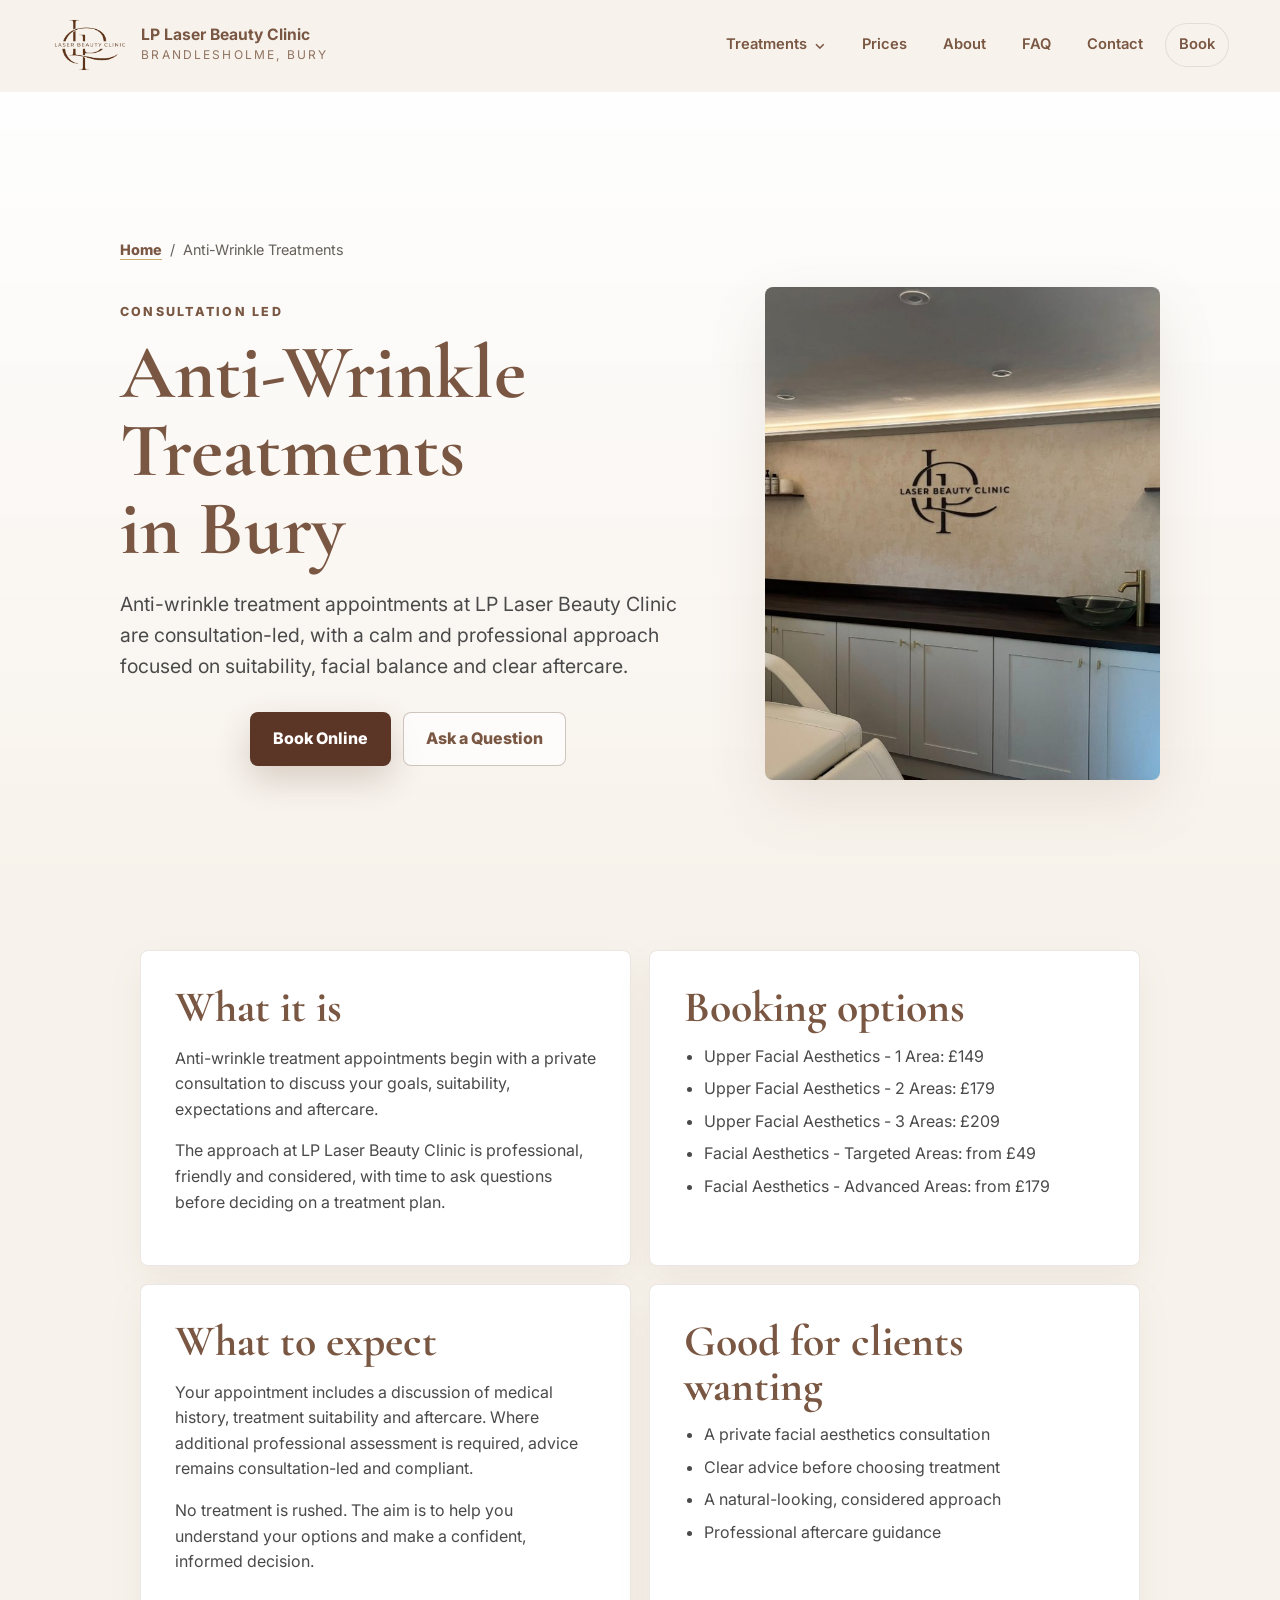
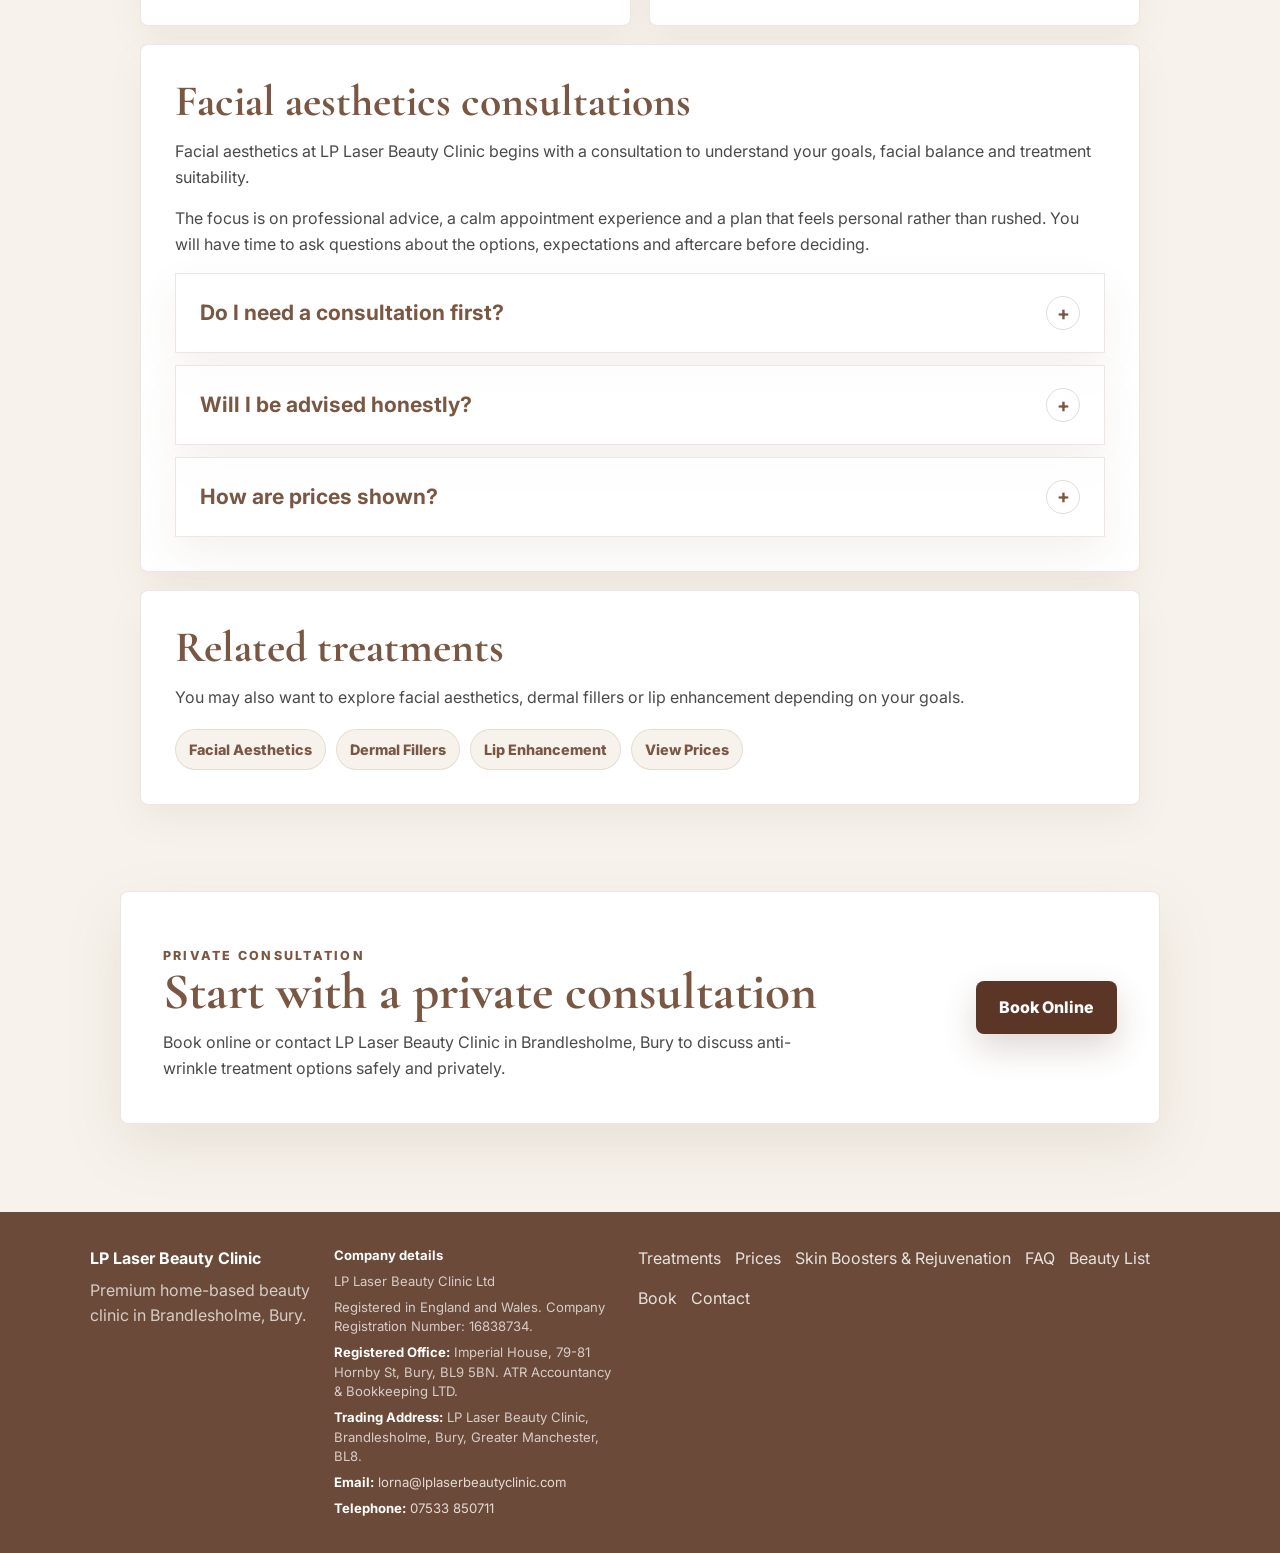
<file: anti-wrinkle-treatments-bury/index.html>
<!DOCTYPE html>
<html lang="en">
<head>
  <meta charset="UTF-8">
  <meta name="viewport" content="width=device-width, initial-scale=1.0">
  <meta name="description" content="Anti-wrinkle treatment consultations in Brandlesholme, Bury at LP Laser Beauty Clinic. Consultation-led facial aesthetics guidance in a private setting.">
  <meta name="robots" content="index, follow">
  <meta name="theme-color" content="#F7F3EC">
  <link rel="canonical" href="https://www.lplaserbeautyclinic.com/anti-wrinkle-treatments-bury/">
  <link rel="icon" href="../photos%20%26%20Logos/lp-logo-silhouette.svg" type="image/svg+xml">
  <title>Anti-Wrinkle Treatments in Bury | LP Laser Beauty Clinic</title>
  <link rel="preconnect" href="https://fonts.googleapis.com">
  <link rel="preconnect" href="https://fonts.gstatic.com" crossorigin>
  <link href="https://fonts.googleapis.com/css2?family=Cormorant+Garamond:wght@500;600;700&family=Inter:wght@400;500;600;700&display=swap" rel="stylesheet">
  <link rel="stylesheet" href="../styles.css">
  <script type="application/ld+json">{"@context":"https://schema.org","@type":"Service","name":"Anti-Wrinkle Treatment Consultation","description":"Consultation-led anti-wrinkle treatment appointments at LP Laser Beauty Clinic in Brandlesholme, Bury.","provider":{"@type":"BeautySalon","name":"LP Laser Beauty Clinic","url":"https://www.lplaserbeautyclinic.com/","telephone":"+447533850711","address":{"@type":"PostalAddress","addressLocality":"Brandlesholme","addressRegion":"Bury","postalCode":"BL8","addressCountry":"GB"}},"areaServed":["Brandlesholme","Bury","Ramsbottom","Tottington","Greater Manchester"],"url":"https://www.lplaserbeautyclinic.com/anti-wrinkle-treatments-bury/"}</script>
</head>
<body>
  <header class="site-header" data-header><a class="brand" href="../index.html#home" aria-label="LP Laser Beauty Clinic home"><span class="brand-mark"><img src="../photos%20%26%20Logos/lp-logo-silhouette.svg" alt="" aria-hidden="true"></span><span><strong>LP Laser Beauty Clinic</strong><small>Brandlesholme, Bury</small></span></a><button class="nav-toggle" type="button" aria-expanded="false" aria-controls="site-nav" data-nav-toggle><span></span><span></span><span></span><span class="sr-only">Open menu</span></button><nav id="site-nav" class="site-nav" data-nav><details class="treatments-nav" data-treatment-nav><summary>Treatments</summary><div class="treatments-nav-links"><a href="../index.html#services">Treatment menu</a><a href="../laser-hair-removal-bury/">Laser Hair Removal</a><a href="../ipl-skin-rejuvenation-bury/">IPL Skin Rejuvenation</a><a href="../microneedling-bury/">Microneedling</a><a href="../anti-wrinkle-treatments-bury/">Anti-Wrinkle Treatments</a><a href="../dermal-fillers-bury/">Dermal Fillers</a><a href="../skin-boosters-bury/">Skin Boosters &amp; Rejuvenation</a></div></details><a href="../index.html#prices">Prices</a><a href="../index.html#about">About</a><a href="../index.html#faq">FAQ</a><a href="../index.html#contact">Contact</a><a class="nav-cta" href="https://facesconsent.com/bookings/lorna-beanland" target="_blank" rel="noreferrer">Book</a></nav></header>
  <main class="treatment-page">
    <section class="treatment-hero"><nav class="breadcrumb" aria-label="Breadcrumb"><a href="../index.html">Home</a><span>/</span><span>Anti-Wrinkle Treatments</span></nav><div class="treatment-hero-inner treatment-hero-grid"><div><p class="eyebrow">Consultation Led</p><h1>Anti-Wrinkle Treatments in Bury</h1><p>Anti-wrinkle treatment appointments at LP Laser Beauty Clinic are consultation-led, with a calm and professional approach focused on suitability, facial balance and clear aftercare.</p><div class="hero-actions"><a class="button primary" href="https://facesconsent.com/bookings/lorna-beanland" target="_blank" rel="noreferrer">Book Online</a><a class="button secondary" href="../index.html#contact">Ask a Question</a></div></div><div class="treatment-hero-image"><img src="../photos%20%26%20Logos/clinic-room.jpg" alt="Private treatment room for anti-wrinkle treatment consultations in Brandlesholme, Bury"></div></div></section>
    <section class="treatment-content"><div class="content-grid"><article class="content-panel"><h2>What it is</h2><p>Anti-wrinkle treatment appointments begin with a private consultation to discuss your goals, suitability, expectations and aftercare.</p><p>The approach at LP Laser Beauty Clinic is professional, friendly and considered, with time to ask questions before deciding on a treatment plan.</p></article><article class="content-panel"><h2>Booking options</h2><ul><li>Upper Facial Aesthetics - 1 Area: &pound;149</li><li>Upper Facial Aesthetics - 2 Areas: &pound;179</li><li>Upper Facial Aesthetics - 3 Areas: &pound;209</li><li>Facial Aesthetics - Targeted Areas: from &pound;49</li><li>Facial Aesthetics - Advanced Areas: from &pound;179</li></ul></article><article class="content-panel"><h2>What to expect</h2><p>Your appointment includes a discussion of medical history, treatment suitability and aftercare. Where additional professional assessment is required, advice remains consultation-led and compliant.</p><p>No treatment is rushed. The aim is to help you understand your options and make a confident, informed decision.</p></article><article class="content-panel"><h2>Good for clients wanting</h2><ul><li>A private facial aesthetics consultation</li><li>Clear advice before choosing treatment</li><li>A natural-looking, considered approach</li><li>Professional aftercare guidance</li></ul></article><article class="content-panel full-width"><h2>Facial aesthetics consultations</h2><p>Facial aesthetics at LP Laser Beauty Clinic begins with a consultation to understand your goals, facial balance and treatment suitability.</p><p>The focus is on professional advice, a calm appointment experience and a plan that feels personal rather than rushed. You will have time to ask questions about the options, expectations and aftercare before deciding.</p><div class="faq-mini"><details class="faq-item"><summary>Do I need a consultation first?</summary><div><p>Yes. A consultation is required so suitability, expectations and aftercare can be discussed properly.</p></div></details><details class="faq-item"><summary>Will I be advised honestly?</summary><div><p>Yes. The aim is to recommend only what feels suitable for your goals and individual needs.</p></div></details><details class="faq-item"><summary>How are prices shown?</summary><div><p>Upper facial aesthetics options start from &pound;149, with targeted areas from &pound;49 and advanced areas from &pound;179.</p></div></details></div></article><article class="content-panel full-width"><h2>Related treatments</h2><p>You may also want to explore facial aesthetics, dermal fillers or lip enhancement depending on your goals.</p><div class="treatment-links"><a href="../facial-aesthetics-bury/">Facial Aesthetics</a><a href="../dermal-fillers-bury/">Dermal Fillers</a><a href="../lip-enhancement-bury/">Lip Enhancement</a><a href="../index.html#prices">View Prices</a></div></article></div></section>
    <section class="treatment-cta"><div><p class="eyebrow">Private consultation</p><h2>Start with a private consultation</h2><p>Book online or contact LP Laser Beauty Clinic in Brandlesholme, Bury to discuss anti-wrinkle treatment options safely and privately.</p></div><a class="button primary" href="https://facesconsent.com/bookings/lorna-beanland" target="_blank" rel="noreferrer">Book Online</a></section>
  </main>
  <footer class="site-footer"><div><strong>LP Laser Beauty Clinic</strong><p>Premium home-based beauty clinic in Brandlesholme, Bury.</p></div><div class="footer-legal"><strong>Company details</strong><p>LP Laser Beauty Clinic Ltd</p><p>Registered in England and Wales. Company Registration Number: 16838734.</p><p><b>Registered Office:</b> Imperial House, 79-81 Hornby St, Bury, BL9 5BN. ATR Accountancy &amp; Bookkeeping LTD.</p><p><b>Trading Address:</b> LP Laser Beauty Clinic, Brandlesholme, Bury, Greater Manchester, BL8.</p><p><b>Email:</b> <a href="mailto:lorna@lplaserbeautyclinic.com">lorna@lplaserbeautyclinic.com</a></p><p><b>Telephone:</b> <a href="tel:07533850711">07533 850711</a></p></div><div class="footer-links"><a href="../index.html#services">Treatments</a><a href="../index.html#prices">Prices</a><a href="../skin-boosters-bury/">Skin Boosters &amp; Rejuvenation</a><a href="../index.html#faq">FAQ</a><a href="../index.html#beauty-list">Beauty List</a><a href="https://facesconsent.com/bookings/lorna-beanland" target="_blank" rel="noreferrer">Book</a><a href="../index.html#contact">Contact</a></div></footer>  <script src="../script.js"></script>
</body>
</html>
</file>
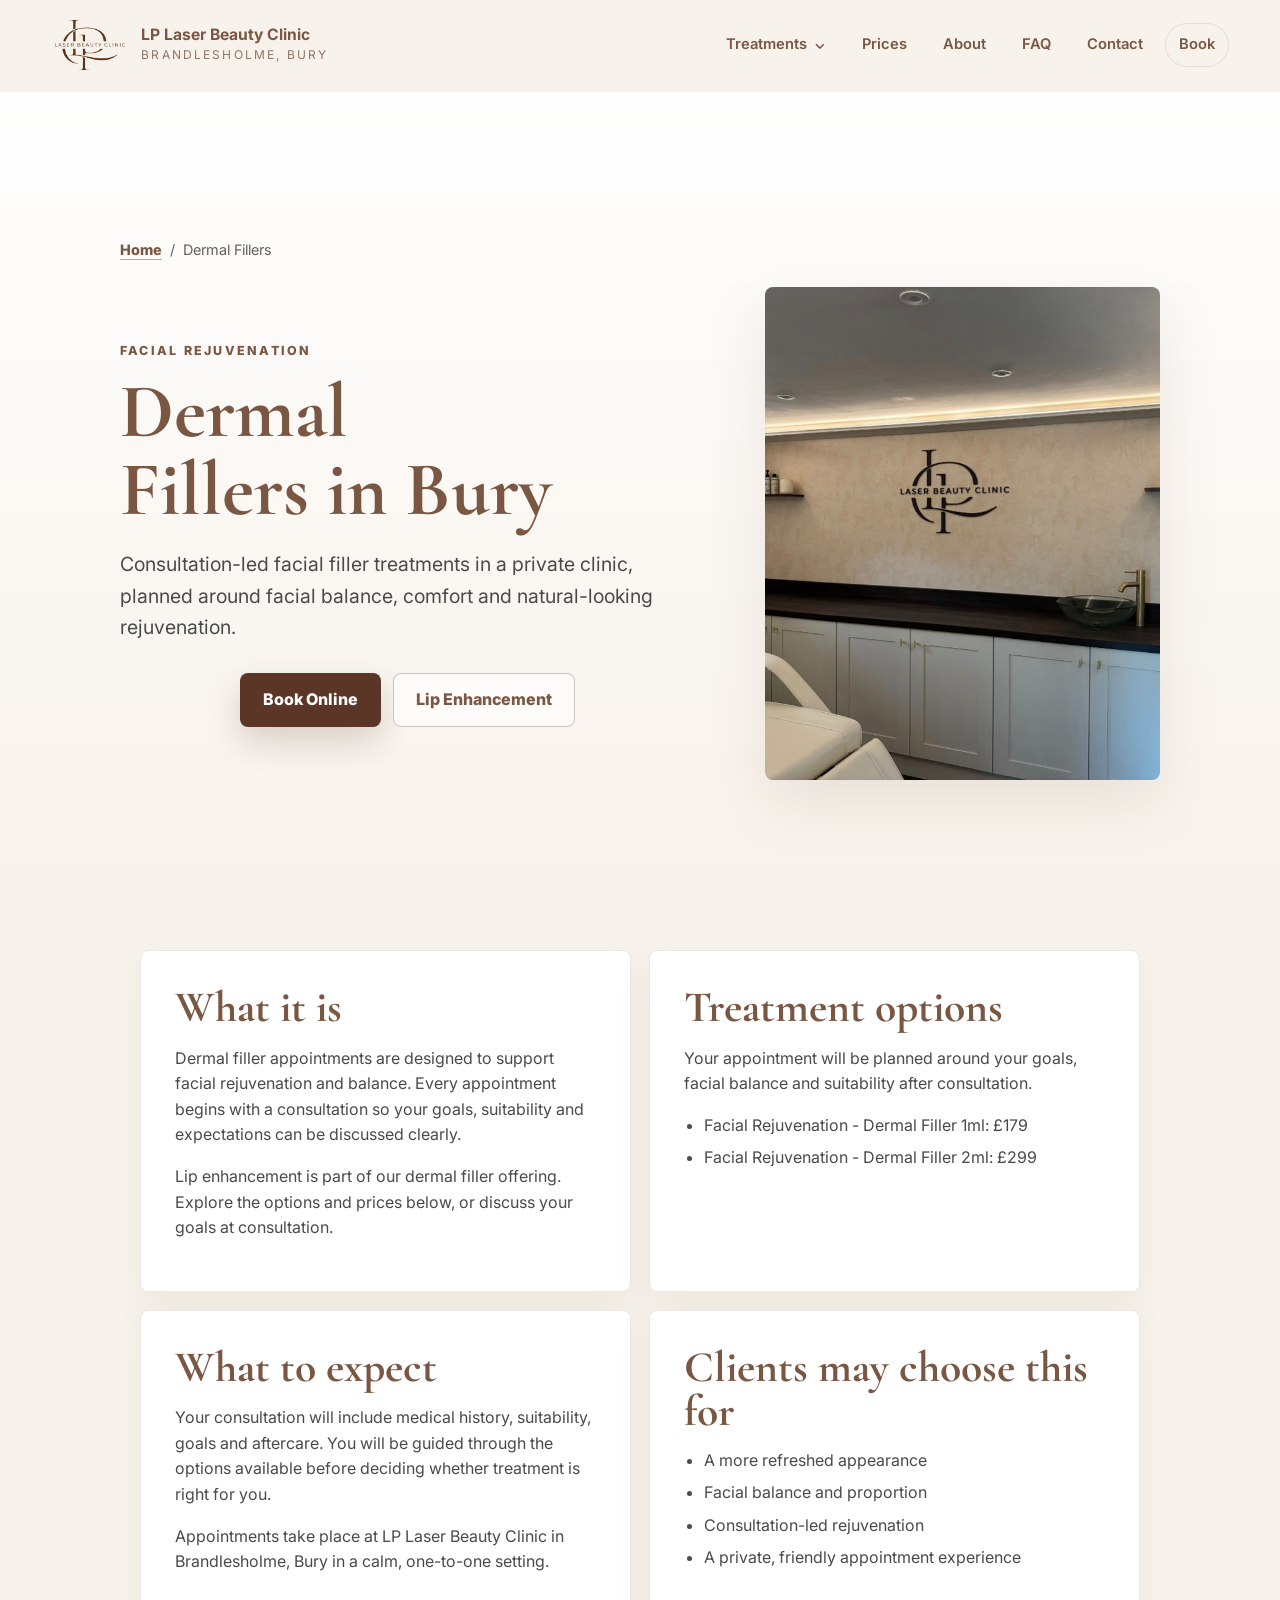
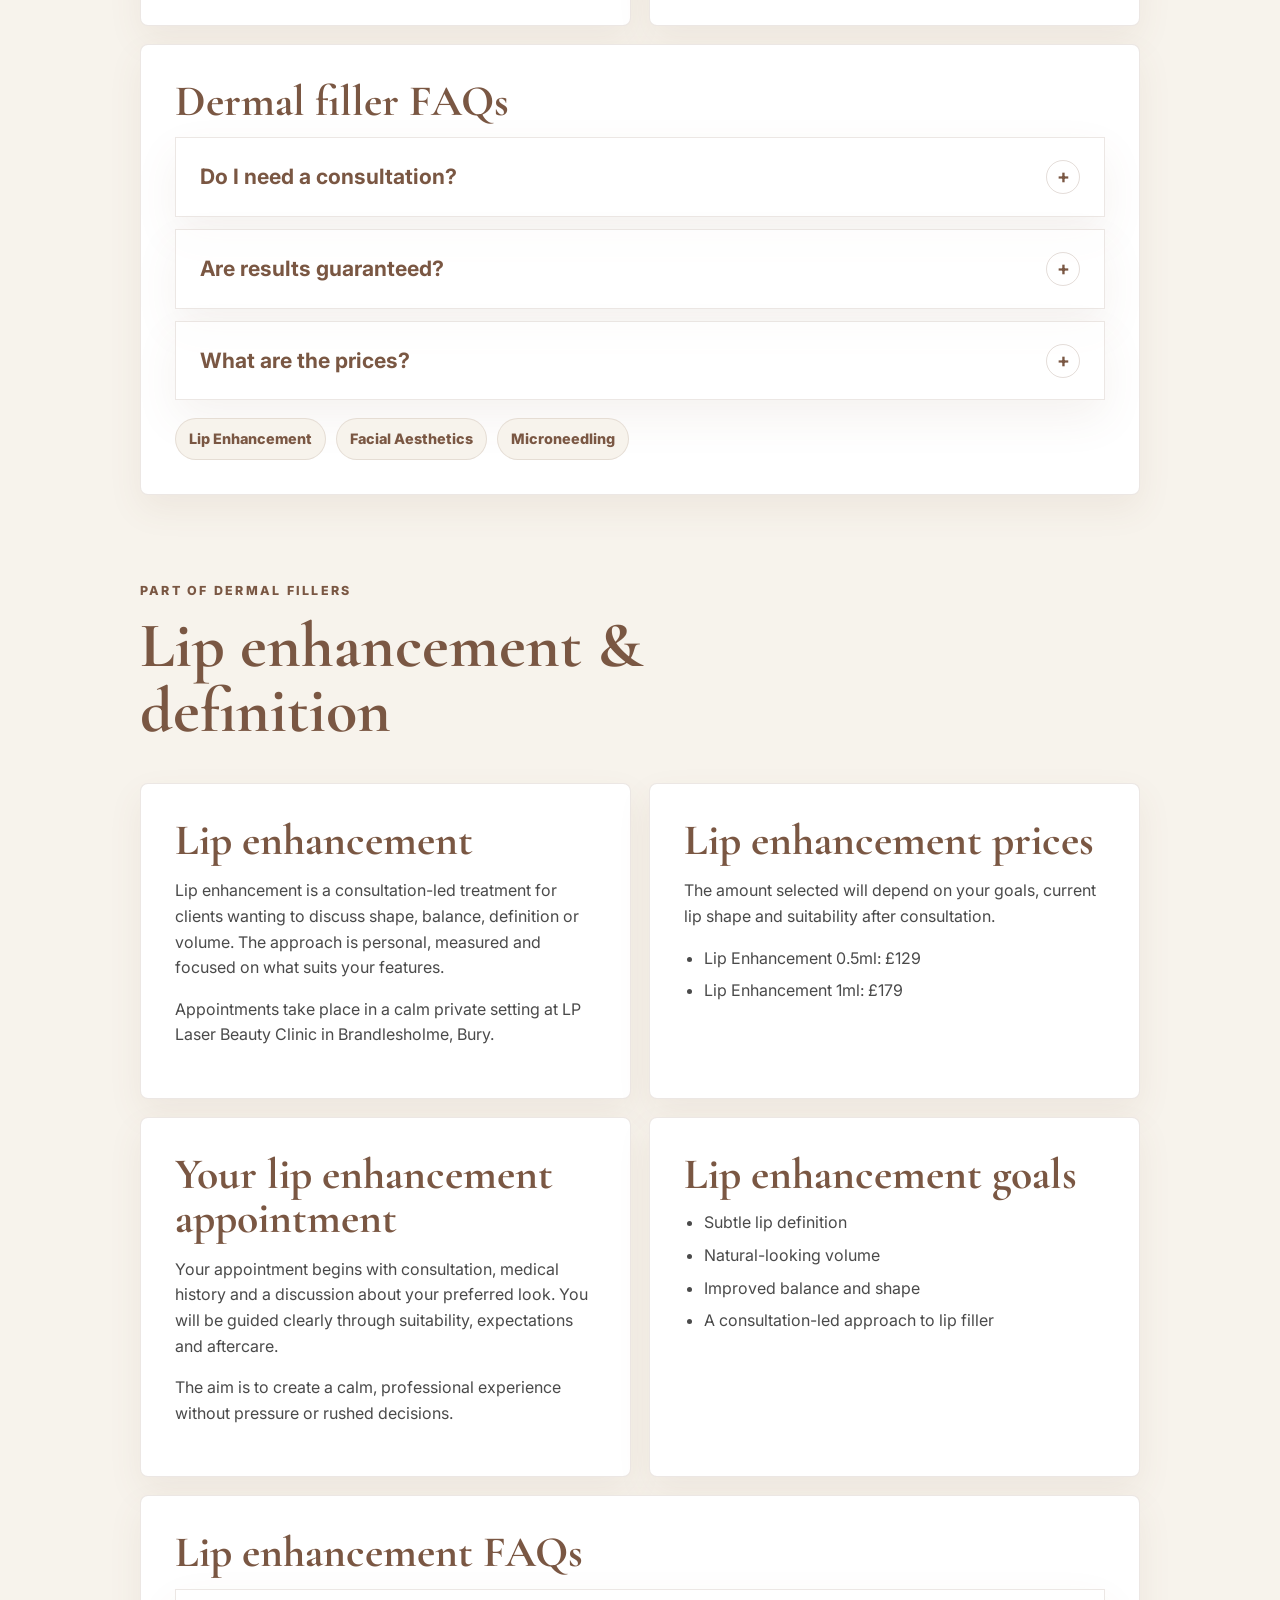
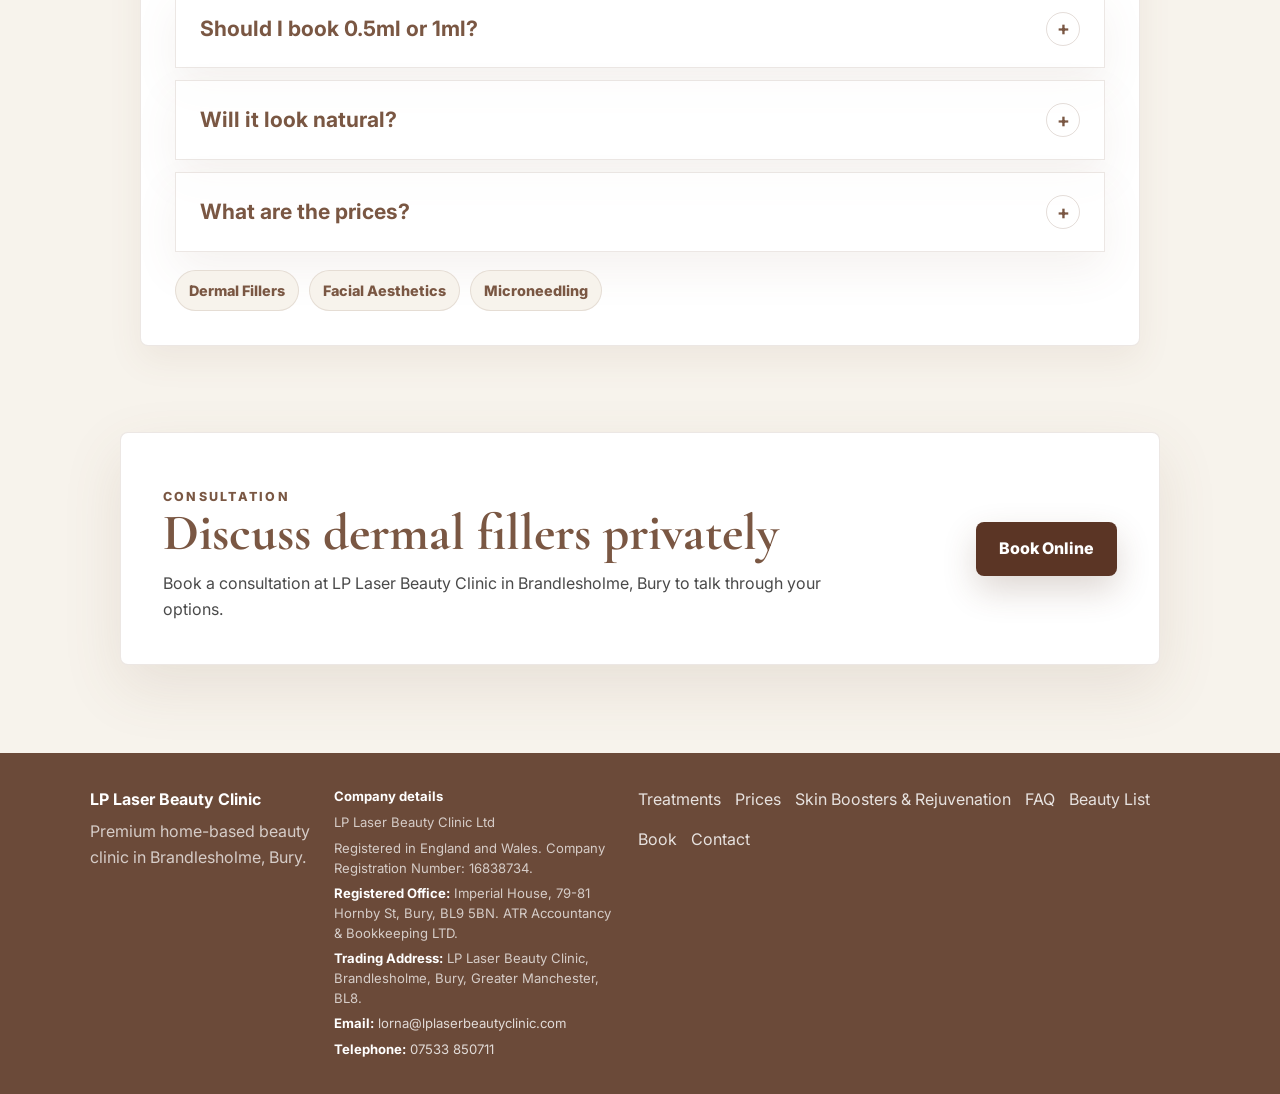
<file: dermal-fillers-bury/index.html>
<!DOCTYPE html>
<html lang="en">
<head>
  <meta charset="UTF-8">
  <meta name="viewport" content="width=device-width, initial-scale=1.0">
  <meta name="description" content="Dermal fillers in Brandlesholme, Bury at LP Laser Beauty Clinic. Consultation-led facial filler appointments for natural-looking facial rejuvenation.">
  <meta name="robots" content="index, follow">
  <meta name="theme-color" content="#F7F3EC">
  <link rel="canonical" href="https://www.lplaserbeautyclinic.com/dermal-fillers-bury/">
  <link rel="icon" href="../photos%20%26%20Logos/lp-logo-silhouette.svg" type="image/svg+xml">
  <title>Dermal Fillers in Bury | LP Laser Beauty Clinic</title>
  <link rel="preconnect" href="https://fonts.googleapis.com">
  <link rel="preconnect" href="https://fonts.gstatic.com" crossorigin>
  <link href="https://fonts.googleapis.com/css2?family=Cormorant+Garamond:wght@500;600;700&family=Inter:wght@400;500;600;700&display=swap" rel="stylesheet">
  <link rel="stylesheet" href="../styles.css">
  <script type="application/ld+json">{"@context":"https://schema.org","@type":"Service","name":"Dermal Fillers","description":"Consultation-led dermal filler appointments at LP Laser Beauty Clinic in Brandlesholme, Bury.","provider":{"@type":"BeautySalon","name":"LP Laser Beauty Clinic","url":"https://www.lplaserbeautyclinic.com/"},"areaServed":["Brandlesholme","Bury","Greater Manchester"],"url":"https://www.lplaserbeautyclinic.com/dermal-fillers-bury/","offers":[{"@type":"Offer","name":"Facial Rejuvenation - Dermal Filler 1ml","price":"179","priceCurrency":"GBP"},{"@type":"Offer","name":"Facial Rejuvenation - Dermal Filler 2ml","price":"299","priceCurrency":"GBP"}]}</script>
</head>
<body>
  <header class="site-header" data-header><a class="brand" href="../index.html#home" aria-label="LP Laser Beauty Clinic home"><span class="brand-mark"><img src="../photos%20%26%20Logos/lp-logo-silhouette.svg" alt="" aria-hidden="true"></span><span><strong>LP Laser Beauty Clinic</strong><small>Brandlesholme, Bury</small></span></a><button class="nav-toggle" type="button" aria-expanded="false" aria-controls="site-nav" data-nav-toggle><span></span><span></span><span></span><span class="sr-only">Open menu</span></button><nav id="site-nav" class="site-nav" data-nav><details class="treatments-nav" data-treatment-nav><summary>Treatments</summary><div class="treatments-nav-links"><a href="../index.html#services">Treatment menu</a><a href="../laser-hair-removal-bury/">Laser Hair Removal</a><a href="../ipl-skin-rejuvenation-bury/">IPL Skin Rejuvenation</a><a href="../microneedling-bury/">Microneedling</a><a href="../anti-wrinkle-treatments-bury/">Anti-Wrinkle Treatments</a><a href="../dermal-fillers-bury/">Dermal Fillers</a><a href="../skin-boosters-bury/">Skin Boosters &amp; Rejuvenation</a></div></details><a href="../index.html#prices">Prices</a><a href="../index.html#about">About</a><a href="../index.html#faq">FAQ</a><a href="../index.html#contact">Contact</a><a class="nav-cta" href="https://facesconsent.com/bookings/lorna-beanland" target="_blank" rel="noreferrer">Book</a></nav></header>
  <main class="treatment-page">
    <section class="treatment-hero"><nav class="breadcrumb" aria-label="Breadcrumb"><a href="../index.html">Home</a><span>/</span><span>Dermal Fillers</span></nav><div class="treatment-hero-inner treatment-hero-grid"><div><p class="eyebrow">Facial Rejuvenation</p><h1>Dermal Fillers in Bury</h1><p>Consultation-led facial filler treatments in a private clinic, planned around facial balance, comfort and natural-looking rejuvenation.</p><div class="hero-actions"><a class="button primary" href="https://facesconsent.com/bookings/lorna-beanland" target="_blank" rel="noreferrer">Book Online</a><a class="button secondary" href="#lip-enhancement">Lip Enhancement</a></div></div><div class="treatment-hero-image"><img src="../photos%20%26%20Logos/clinic-room.jpg" alt="Private clinic room for dermal filler consultations in Brandlesholme, Bury"></div></div></section>
    <section class="treatment-content"><div class="content-grid"><article class="content-panel"><h2>What it is</h2><p>Dermal filler appointments are designed to support facial rejuvenation and balance. Every appointment begins with a consultation so your goals, suitability and expectations can be discussed clearly.</p><p>Lip enhancement is part of our dermal filler offering. Explore the options and prices below, or discuss your goals at consultation.</p></article><article class="content-panel"><h2>Treatment options</h2><p>Your appointment will be planned around your goals, facial balance and suitability after consultation.</p><ul><li>Facial Rejuvenation - Dermal Filler 1ml: &pound;179</li><li>Facial Rejuvenation - Dermal Filler 2ml: &pound;299</li></ul></article><article class="content-panel"><h2>What to expect</h2><p>Your consultation will include medical history, suitability, goals and aftercare. You will be guided through the options available before deciding whether treatment is right for you.</p><p>Appointments take place at LP Laser Beauty Clinic in Brandlesholme, Bury in a calm, one-to-one setting.</p></article><article class="content-panel"><h2>Clients may choose this for</h2><ul><li>A more refreshed appearance</li><li>Facial balance and proportion</li><li>Consultation-led rejuvenation</li><li>A private, friendly appointment experience</li></ul></article><article class="content-panel full-width"><h2>Dermal filler FAQs</h2><div class="faq-mini"><details class="faq-item"><summary>Do I need a consultation?</summary><div><p>Yes. Consultation is important to assess suitability, discuss goals and provide clear aftercare guidance.</p></div></details><details class="faq-item"><summary>Are results guaranteed?</summary><div><p>No treatment result can be guaranteed. Your consultation will cover realistic expectations and whether treatment is suitable.</p></div></details><details class="faq-item"><summary>What are the prices?</summary><div><p>Facial rejuvenation dermal filler options are currently &pound;179 for 1ml and &pound;299 for 2ml.</p></div></details></div><div class="treatment-links"><a href="../lip-enhancement-bury/">Lip Enhancement</a><a href="../facial-aesthetics-bury/">Facial Aesthetics</a><a href="../microneedling-bury/">Microneedling</a></div></article></div></section>
<section class="treatment-content grouped-treatment" id="lip-enhancement"><div class="section-heading"><p class="eyebrow">Part of dermal fillers</p><h2>Lip enhancement &amp; definition</h2></div><div class="content-grid"><article class="content-panel"><h2>Lip enhancement</h2><p>Lip enhancement is a consultation-led treatment for clients wanting to discuss shape, balance, definition or volume. The approach is personal, measured and focused on what suits your features.</p><p>Appointments take place in a calm private setting at LP Laser Beauty Clinic in Brandlesholme, Bury.</p></article><article class="content-panel"><h2>Lip enhancement prices</h2><p>The amount selected will depend on your goals, current lip shape and suitability after consultation.</p><ul><li>Lip Enhancement 0.5ml: &pound;129</li><li>Lip Enhancement 1ml: &pound;179</li></ul></article><article class="content-panel"><h2>Your lip enhancement appointment</h2><p>Your appointment begins with consultation, medical history and a discussion about your preferred look. You will be guided clearly through suitability, expectations and aftercare.</p><p>The aim is to create a calm, professional experience without pressure or rushed decisions.</p></article><article class="content-panel"><h2>Lip enhancement goals</h2><ul><li>Subtle lip definition</li><li>Natural-looking volume</li><li>Improved balance and shape</li><li>A consultation-led approach to lip filler</li></ul></article><article class="content-panel full-width"><h2>Lip enhancement FAQs</h2><div class="faq-mini"><details class="faq-item"><summary>Should I book 0.5ml or 1ml?</summary><div><p>This can be discussed during consultation. The right option depends on your goals, current lip shape and suitability.</p></div></details><details class="faq-item"><summary>Will it look natural?</summary><div><p>The treatment plan is focused on balance and a result that suits your features. Your expectations will be discussed before treatment.</p></div></details><details class="faq-item"><summary>What are the prices?</summary><div><p>Lip enhancement is currently &pound;129 for 0.5ml and &pound;179 for 1ml.</p></div></details></div><div class="treatment-links"><a href="../dermal-fillers-bury/">Dermal Fillers</a><a href="../facial-aesthetics-bury/">Facial Aesthetics</a><a href="../microneedling-bury/">Microneedling</a></div></article></div></section>
    <section class="treatment-cta"><div><p class="eyebrow">Consultation</p><h2>Discuss dermal fillers privately</h2><p>Book a consultation at LP Laser Beauty Clinic in Brandlesholme, Bury to talk through your options.</p></div><a class="button primary" href="https://facesconsent.com/bookings/lorna-beanland" target="_blank" rel="noreferrer">Book Online</a></section>
  </main>
  <footer class="site-footer"><div><strong>LP Laser Beauty Clinic</strong><p>Premium home-based beauty clinic in Brandlesholme, Bury.</p></div><div class="footer-legal"><strong>Company details</strong><p>LP Laser Beauty Clinic Ltd</p><p>Registered in England and Wales. Company Registration Number: 16838734.</p><p><b>Registered Office:</b> Imperial House, 79-81 Hornby St, Bury, BL9 5BN. ATR Accountancy &amp; Bookkeeping LTD.</p><p><b>Trading Address:</b> LP Laser Beauty Clinic, Brandlesholme, Bury, Greater Manchester, BL8.</p><p><b>Email:</b> <a href="mailto:lorna@lplaserbeautyclinic.com">lorna@lplaserbeautyclinic.com</a></p><p><b>Telephone:</b> <a href="tel:07533850711">07533 850711</a></p></div><div class="footer-links"><a href="../index.html#services">Treatments</a><a href="../index.html#prices">Prices</a><a href="../skin-boosters-bury/">Skin Boosters &amp; Rejuvenation</a><a href="../index.html#faq">FAQ</a><a href="../index.html#beauty-list">Beauty List</a><a href="https://facesconsent.com/bookings/lorna-beanland" target="_blank" rel="noreferrer">Book</a><a href="../index.html#contact">Contact</a></div></footer>
  <script src="../script.js"></script>
</body>
</html>
</file>
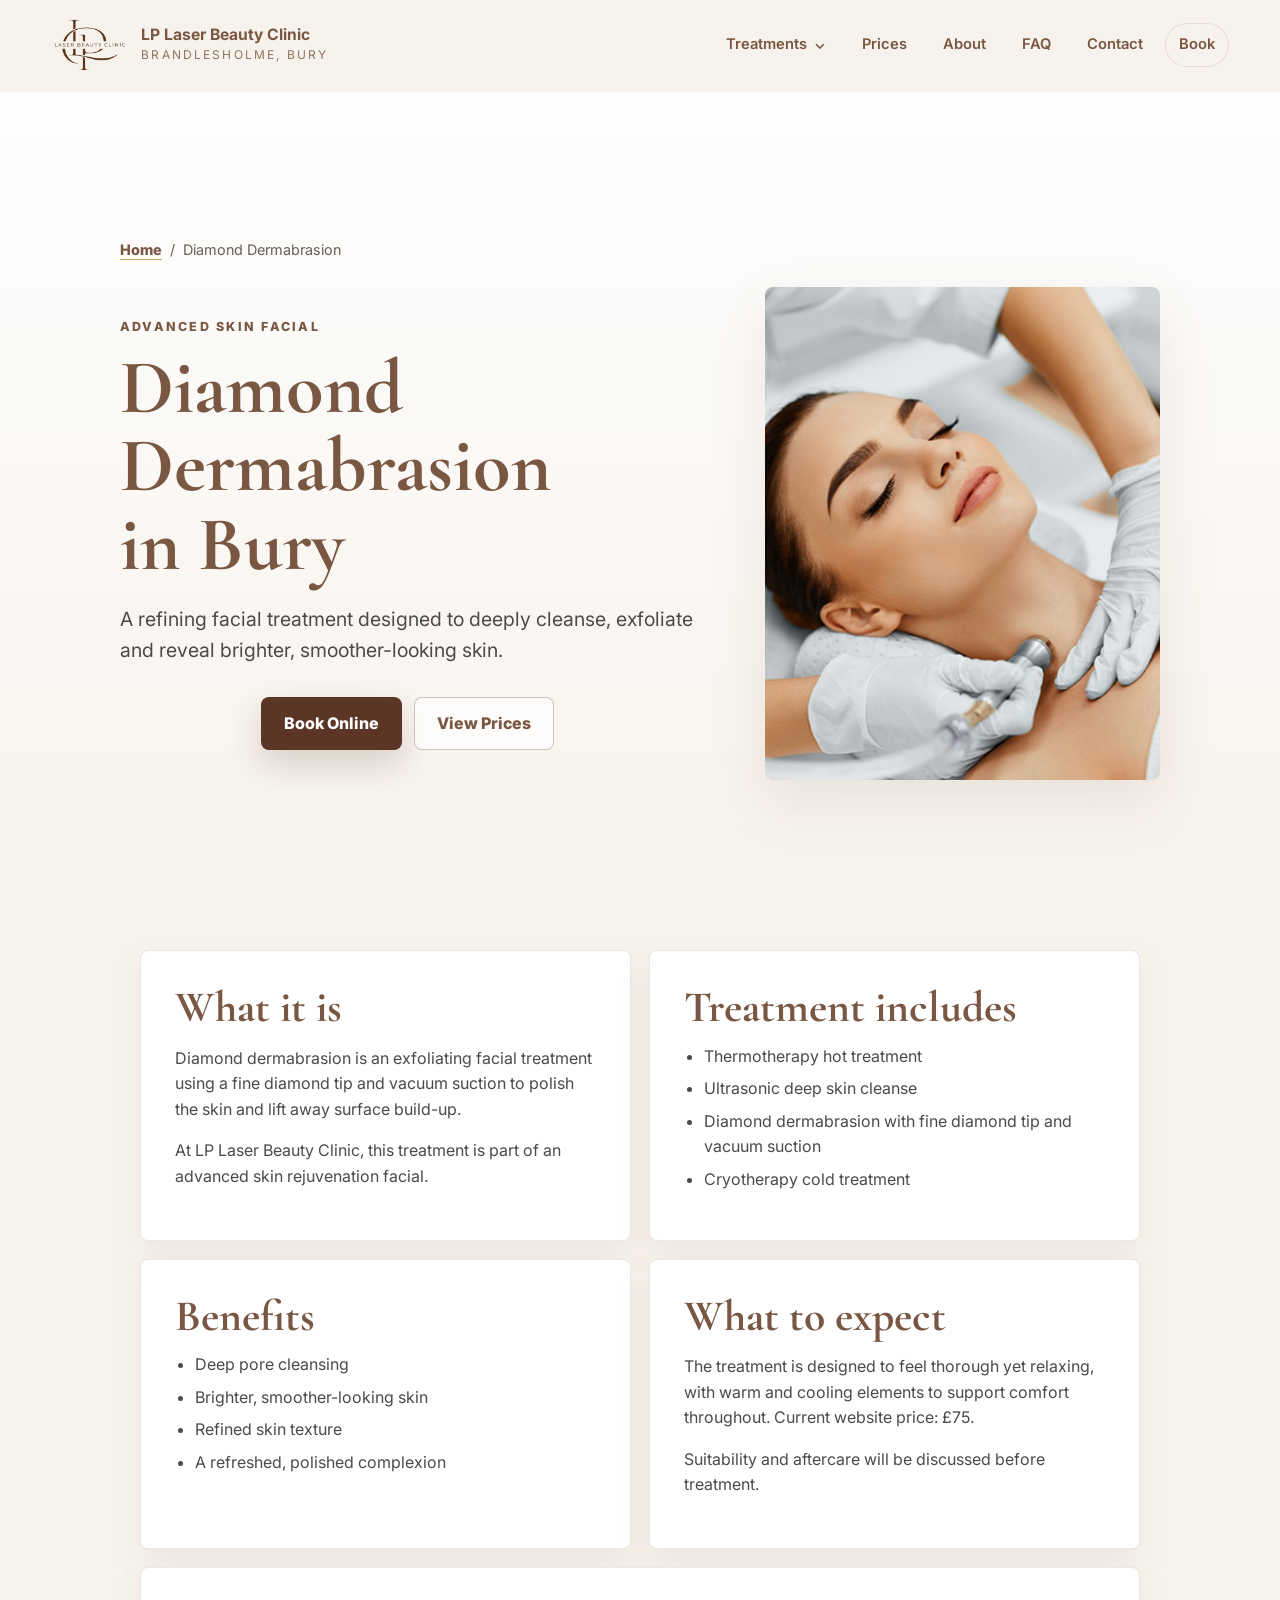
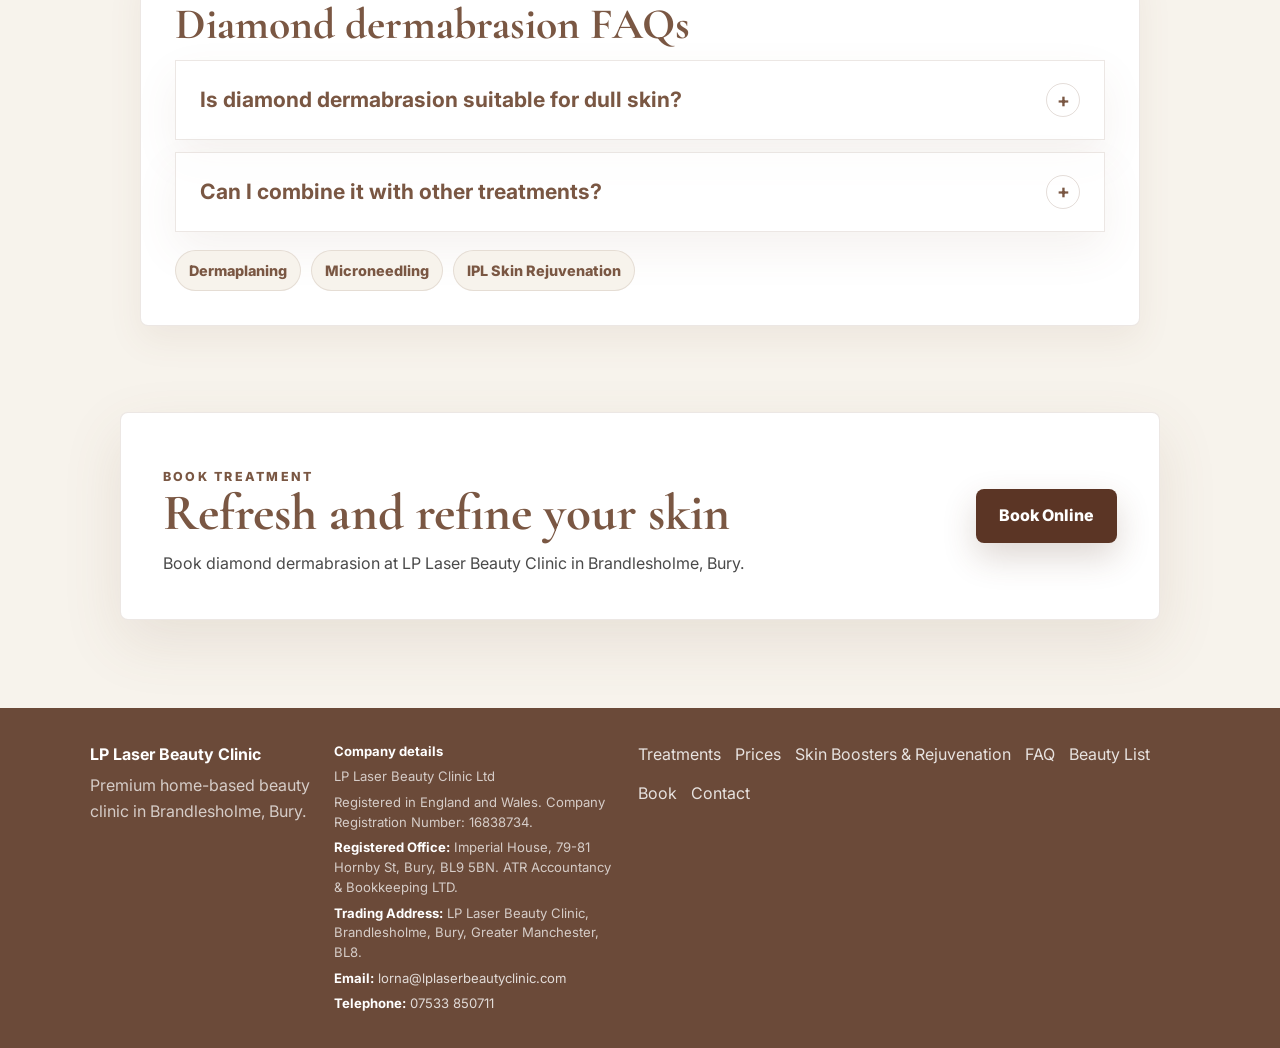
<file: diamond-dermabrasion-bury/index.html>
<!DOCTYPE html>
<html lang="en">
<head>
  <meta charset="UTF-8">
  <meta name="viewport" content="width=device-width, initial-scale=1.0">
  <meta name="description" content="Diamond dermabrasion in Brandlesholme, Bury at LP Laser Beauty Clinic. A refining exfoliation facial for brighter, smoother-looking skin.">
  <meta name="robots" content="index, follow">
  <meta name="theme-color" content="#F7F3EC">
  <link rel="canonical" href="https://www.lplaserbeautyclinic.com/diamond-dermabrasion-bury/">
  <link rel="icon" href="../photos%20%26%20Logos/lp-logo-silhouette.svg" type="image/svg+xml">
  <title>Diamond Dermabrasion in Bury | LP Laser Beauty Clinic</title>
  <link rel="preconnect" href="https://fonts.googleapis.com">
  <link rel="preconnect" href="https://fonts.gstatic.com" crossorigin>
  <link href="https://fonts.googleapis.com/css2?family=Cormorant+Garamond:wght@500;600;700&family=Inter:wght@400;500;600;700&display=swap" rel="stylesheet">
  <link rel="stylesheet" href="../styles.css">
  <script type="application/ld+json">{"@context":"https://schema.org","@type":"Service","name":"Diamond Dermabrasion","description":"Diamond dermabrasion facial at LP Laser Beauty Clinic in Brandlesholme, Bury.","provider":{"@type":"BeautySalon","name":"LP Laser Beauty Clinic","url":"https://www.lplaserbeautyclinic.com/"},"areaServed":["Brandlesholme","Bury","Greater Manchester"],"url":"https://www.lplaserbeautyclinic.com/diamond-dermabrasion-bury/"}</script>
</head>
<body>
  <header class="site-header" data-header><a class="brand" href="../index.html#home" aria-label="LP Laser Beauty Clinic home"><span class="brand-mark"><img src="../photos%20%26%20Logos/lp-logo-silhouette.svg" alt="" aria-hidden="true"></span><span><strong>LP Laser Beauty Clinic</strong><small>Brandlesholme, Bury</small></span></a><button class="nav-toggle" type="button" aria-expanded="false" aria-controls="site-nav" data-nav-toggle><span></span><span></span><span></span><span class="sr-only">Open menu</span></button><nav id="site-nav" class="site-nav" data-nav><details class="treatments-nav" data-treatment-nav><summary>Treatments</summary><div class="treatments-nav-links"><a href="../index.html#services">Treatment menu</a><a href="../laser-hair-removal-bury/">Laser Hair Removal</a><a href="../ipl-skin-rejuvenation-bury/">IPL Skin Rejuvenation</a><a href="../microneedling-bury/">Microneedling</a><a href="../anti-wrinkle-treatments-bury/">Anti-Wrinkle Treatments</a><a href="../dermal-fillers-bury/">Dermal Fillers</a><a href="../skin-boosters-bury/">Skin Boosters &amp; Rejuvenation</a></div></details><a href="../index.html#prices">Prices</a><a href="../index.html#about">About</a><a href="../index.html#faq">FAQ</a><a href="../index.html#contact">Contact</a><a class="nav-cta" href="https://facesconsent.com/bookings/lorna-beanland" target="_blank" rel="noreferrer">Book</a></nav></header>
  <main class="treatment-page">
    <section class="treatment-hero"><nav class="breadcrumb" aria-label="Breadcrumb"><a href="../index.html">Home</a><span>/</span><span>Diamond Dermabrasion</span></nav><div class="treatment-hero-inner treatment-hero-grid"><div><p class="eyebrow">Advanced Skin Facial</p><h1>Diamond Dermabrasion in Bury</h1><p>A refining facial treatment designed to deeply cleanse, exfoliate and reveal brighter, smoother-looking skin.</p><div class="hero-actions"><a class="button primary" href="https://facesconsent.com/bookings/lorna-beanland" target="_blank" rel="noreferrer">Book Online</a><a class="button secondary" href="../index.html#prices">View Prices</a></div></div><div class="treatment-hero-image"><img src="../photos%20%26%20Logos/Microdermabration.png" alt="Diamond dermabrasion treatment machine"></div></div></section>
    <section class="treatment-content"><div class="content-grid"><article class="content-panel"><h2>What it is</h2><p>Diamond dermabrasion is an exfoliating facial treatment using a fine diamond tip and vacuum suction to polish the skin and lift away surface build-up.</p><p>At LP Laser Beauty Clinic, this treatment is part of an advanced skin rejuvenation facial.</p></article><article class="content-panel"><h2>Treatment includes</h2><ul><li>Thermotherapy hot treatment</li><li>Ultrasonic deep skin cleanse</li><li>Diamond dermabrasion with fine diamond tip and vacuum suction</li><li>Cryotherapy cold treatment</li></ul></article><article class="content-panel"><h2>Benefits</h2><ul><li>Deep pore cleansing</li><li>Brighter, smoother-looking skin</li><li>Refined skin texture</li><li>A refreshed, polished complexion</li></ul></article><article class="content-panel"><h2>What to expect</h2><p>The treatment is designed to feel thorough yet relaxing, with warm and cooling elements to support comfort throughout. Current website price: &pound;75.</p><p>Suitability and aftercare will be discussed before treatment.</p></article><article class="content-panel full-width"><h2>Diamond dermabrasion FAQs</h2><div class="faq-mini"><details class="faq-item"><summary>Is diamond dermabrasion suitable for dull skin?</summary><div><p>It can be a good option for dull or congested-looking skin. Your skin will be checked before treatment.</p></div></details><details class="faq-item"><summary>Can I combine it with other treatments?</summary><div><p>Your treatment plan will depend on your skin and goals. LP Laser Beauty Clinic can advise what is suitable during consultation.</p></div></details></div><div class="treatment-links"><a href="../dermaplaning-bury/">Dermaplaning</a><a href="../microneedling-bury/">Microneedling</a><a href="../ipl-skin-rejuvenation-bury/">IPL Skin Rejuvenation</a></div></article></div></section>
    <section class="treatment-cta"><div><p class="eyebrow">Book treatment</p><h2>Refresh and refine your skin</h2><p>Book diamond dermabrasion at LP Laser Beauty Clinic in Brandlesholme, Bury.</p></div><a class="button primary" href="https://facesconsent.com/bookings/lorna-beanland" target="_blank" rel="noreferrer">Book Online</a></section>
  </main>
  <footer class="site-footer"><div><strong>LP Laser Beauty Clinic</strong><p>Premium home-based beauty clinic in Brandlesholme, Bury.</p></div><div class="footer-legal"><strong>Company details</strong><p>LP Laser Beauty Clinic Ltd</p><p>Registered in England and Wales. Company Registration Number: 16838734.</p><p><b>Registered Office:</b> Imperial House, 79-81 Hornby St, Bury, BL9 5BN. ATR Accountancy &amp; Bookkeeping LTD.</p><p><b>Trading Address:</b> LP Laser Beauty Clinic, Brandlesholme, Bury, Greater Manchester, BL8.</p><p><b>Email:</b> <a href="mailto:lorna@lplaserbeautyclinic.com">lorna@lplaserbeautyclinic.com</a></p><p><b>Telephone:</b> <a href="tel:07533850711">07533 850711</a></p></div><div class="footer-links"><a href="../index.html#services">Treatments</a><a href="../index.html#prices">Prices</a><a href="../skin-boosters-bury/">Skin Boosters &amp; Rejuvenation</a><a href="../index.html#faq">FAQ</a><a href="../index.html#beauty-list">Beauty List</a><a href="https://facesconsent.com/bookings/lorna-beanland" target="_blank" rel="noreferrer">Book</a><a href="../index.html#contact">Contact</a></div></footer>
  <script src="../script.js"></script>
</body>
</html>
</file>
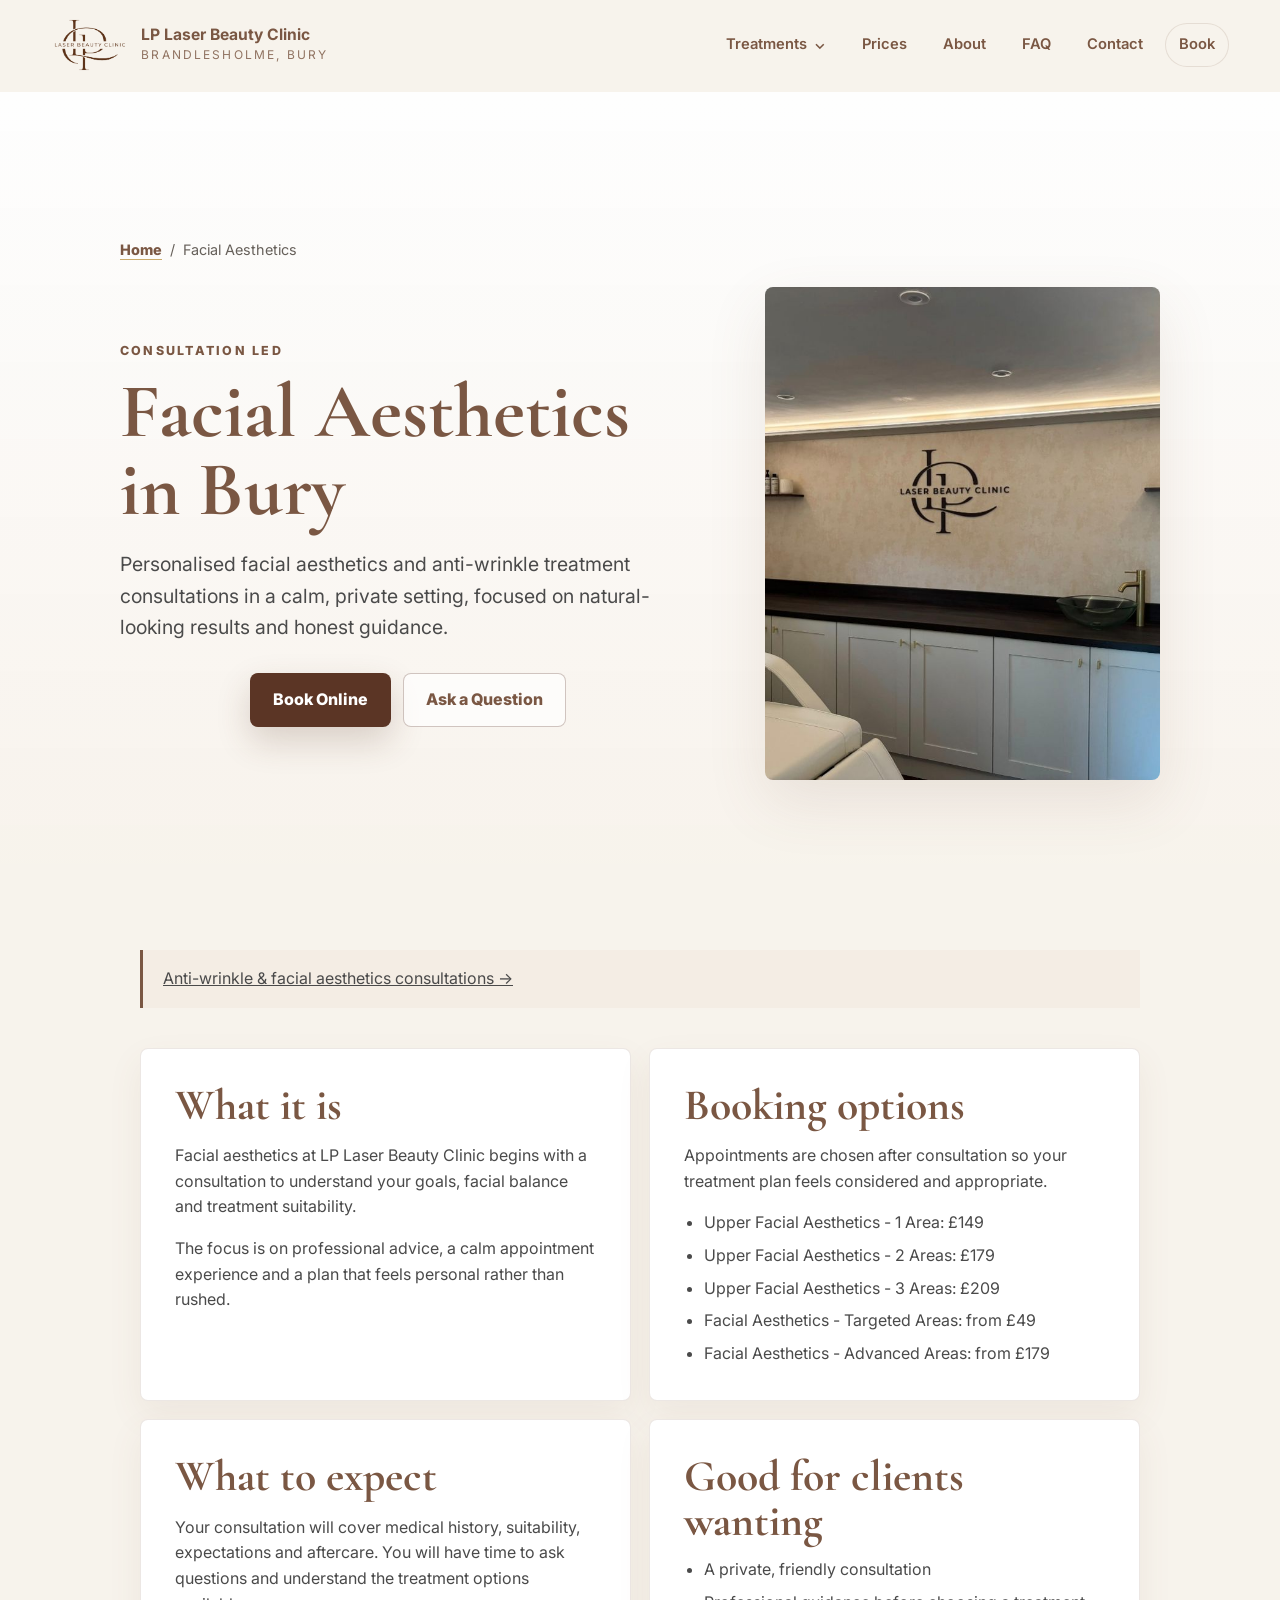
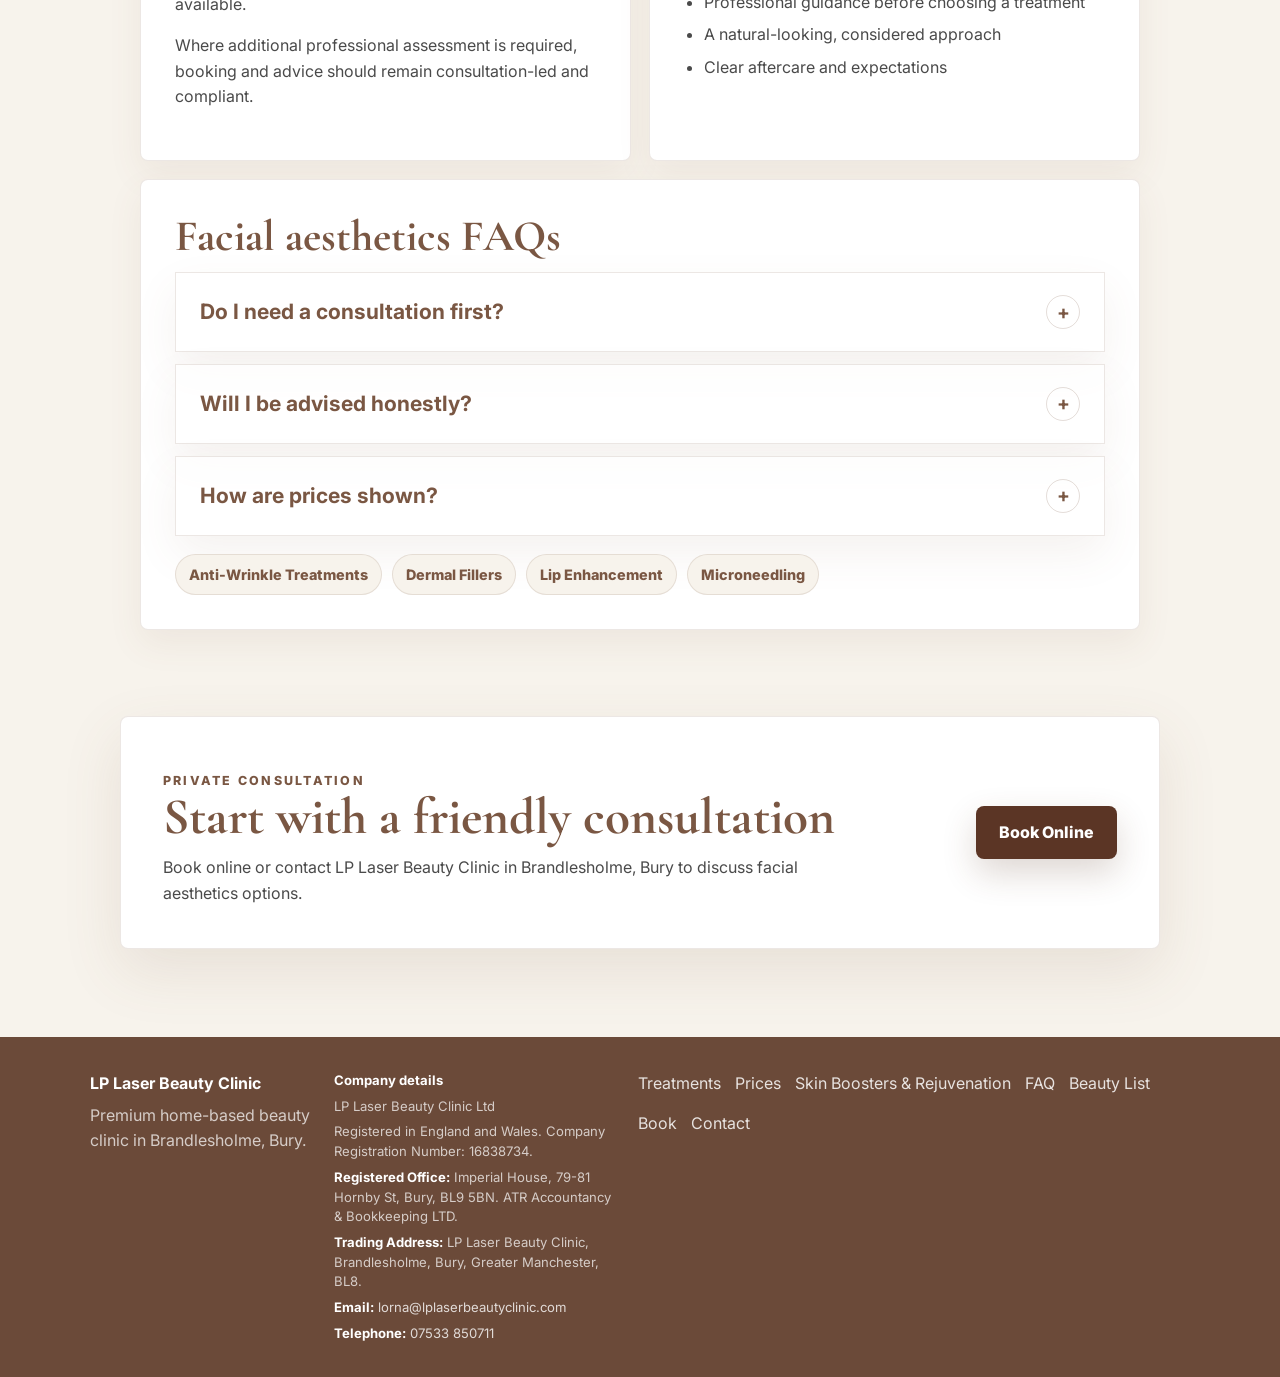
<file: facial-aesthetics-bury/index.html>
<!DOCTYPE html>
<html lang="en">
<head>
  <meta charset="UTF-8">
  <meta name="viewport" content="width=device-width, initial-scale=1.0">
  <meta name="description" content="Facial aesthetics and anti-wrinkle treatment consultations in Brandlesholme, Bury at LP Laser Beauty Clinic. Professional, consultation-led advice.">
  <meta name="robots" content="index, follow">
  <meta name="theme-color" content="#F7F3EC">
  <link rel="canonical" href="https://www.lplaserbeautyclinic.com/facial-aesthetics-bury/">
  <link rel="icon" href="../photos%20%26%20Logos/lp-logo-silhouette.svg" type="image/svg+xml">
  <title>Facial Aesthetics & Anti-Wrinkle Treatments in Bury | LP Laser Beauty Clinic</title>
  <link rel="preconnect" href="https://fonts.googleapis.com">
  <link rel="preconnect" href="https://fonts.gstatic.com" crossorigin>
  <link href="https://fonts.googleapis.com/css2?family=Cormorant+Garamond:wght@500;600;700&family=Inter:wght@400;500;600;700&display=swap" rel="stylesheet">
  <link rel="stylesheet" href="../styles.css">
  <script type="application/ld+json">{"@context":"https://schema.org","@type":"Service","name":"Facial Aesthetics Consultation","description":"Consultation-led facial aesthetics services at LP Laser Beauty Clinic in Brandlesholme, Bury.","provider":{"@type":"BeautySalon","name":"LP Laser Beauty Clinic","url":"https://www.lplaserbeautyclinic.com/"},"areaServed":["Brandlesholme","Bury","Greater Manchester"],"url":"https://www.lplaserbeautyclinic.com/facial-aesthetics-bury/","offers":[{"@type":"Offer","name":"Upper Facial Aesthetics - 1 Area","price":"149","priceCurrency":"GBP"},{"@type":"Offer","name":"Upper Facial Aesthetics - 2 Areas","price":"179","priceCurrency":"GBP"},{"@type":"Offer","name":"Upper Facial Aesthetics - 3 Areas","price":"209","priceCurrency":"GBP"},{"@type":"Offer","name":"Facial Aesthetics - Targeted Areas","priceSpecification":{"@type":"PriceSpecification","minPrice":"49","priceCurrency":"GBP"}},{"@type":"Offer","name":"Facial Aesthetics - Advanced Areas","priceSpecification":{"@type":"PriceSpecification","minPrice":"179","priceCurrency":"GBP"}}]}</script>
</head>
<body>
  <header class="site-header" data-header><a class="brand" href="../index.html#home" aria-label="LP Laser Beauty Clinic home"><span class="brand-mark"><img src="../photos%20%26%20Logos/lp-logo-silhouette.svg" alt="" aria-hidden="true"></span><span><strong>LP Laser Beauty Clinic</strong><small>Brandlesholme, Bury</small></span></a><button class="nav-toggle" type="button" aria-expanded="false" aria-controls="site-nav" data-nav-toggle><span></span><span></span><span></span><span class="sr-only">Open menu</span></button><nav id="site-nav" class="site-nav" data-nav><details class="treatments-nav" data-treatment-nav><summary>Treatments</summary><div class="treatments-nav-links"><a href="../index.html#services">Treatment menu</a><a href="../laser-hair-removal-bury/">Laser Hair Removal</a><a href="../ipl-skin-rejuvenation-bury/">IPL Skin Rejuvenation</a><a href="../microneedling-bury/">Microneedling</a><a href="../anti-wrinkle-treatments-bury/">Anti-Wrinkle Treatments</a><a href="../dermal-fillers-bury/">Dermal Fillers</a><a href="../skin-boosters-bury/">Skin Boosters &amp; Rejuvenation</a></div></details><a href="../index.html#prices">Prices</a><a href="../index.html#about">About</a><a href="../index.html#faq">FAQ</a><a href="../index.html#contact">Contact</a><a class="nav-cta" href="https://facesconsent.com/bookings/lorna-beanland" target="_blank" rel="noreferrer">Book</a></nav></header>
  <main class="treatment-page">
    <section class="treatment-hero"><nav class="breadcrumb" aria-label="Breadcrumb"><a href="../index.html">Home</a><span>/</span><span>Facial Aesthetics</span></nav><div class="treatment-hero-inner treatment-hero-grid"><div><p class="eyebrow">Consultation Led</p><h1>Facial Aesthetics in Bury</h1><p>Personalised facial aesthetics and anti-wrinkle treatment consultations in a calm, private setting, focused on natural-looking results and honest guidance.</p><div class="hero-actions"><a class="button primary" href="https://facesconsent.com/bookings/lorna-beanland" target="_blank" rel="noreferrer">Book Online</a><a class="button secondary" href="../index.html#contact">Ask a Question</a></div></div><div class="treatment-hero-image"><img src="../photos%20%26%20Logos/clinic-room.jpg" alt="Private treatment room for facial aesthetics consultations in Brandlesholme, Bury"></div></div></section>
    <section class="treatment-content"><p class="group-navigation"><a href="../anti-wrinkle-treatments-bury/">Anti-wrinkle & facial aesthetics consultations &rarr;</a></p><div class="content-grid"><article class="content-panel"><h2>What it is</h2><p>Facial aesthetics at LP Laser Beauty Clinic begins with a consultation to understand your goals, facial balance and treatment suitability.</p><p>The focus is on professional advice, a calm appointment experience and a plan that feels personal rather than rushed.</p></article><article class="content-panel"><h2>Booking options</h2><p>Appointments are chosen after consultation so your treatment plan feels considered and appropriate.</p><ul><li>Upper Facial Aesthetics - 1 Area: &pound;149</li><li>Upper Facial Aesthetics - 2 Areas: &pound;179</li><li>Upper Facial Aesthetics - 3 Areas: &pound;209</li><li>Facial Aesthetics - Targeted Areas: from &pound;49</li><li>Facial Aesthetics - Advanced Areas: from &pound;179</li></ul></article><article class="content-panel"><h2>What to expect</h2><p>Your consultation will cover medical history, suitability, expectations and aftercare. You will have time to ask questions and understand the treatment options available.</p><p>Where additional professional assessment is required, booking and advice should remain consultation-led and compliant.</p></article><article class="content-panel"><h2>Good for clients wanting</h2><ul><li>A private, friendly consultation</li><li>Professional guidance before choosing a treatment</li><li>A natural-looking, considered approach</li><li>Clear aftercare and expectations</li></ul></article><article class="content-panel full-width"><h2>Facial aesthetics FAQs</h2><div class="faq-mini"><details class="faq-item"><summary>Do I need a consultation first?</summary><div><p>Yes. A consultation is required so suitability, expectations and aftercare can be discussed properly.</p></div></details><details class="faq-item"><summary>Will I be advised honestly?</summary><div><p>Yes. The aim is to recommend only what feels suitable for your goals and individual needs.</p></div></details><details class="faq-item"><summary>How are prices shown?</summary><div><p>Upper facial aesthetics options start from &pound;149, with targeted areas from &pound;49 and advanced areas from &pound;179.</p></div></details></div><div class="treatment-links"><a href="../anti-wrinkle-treatments-bury/">Anti-Wrinkle Treatments</a><a href="../dermal-fillers-bury/">Dermal Fillers</a><a href="../lip-enhancement-bury/">Lip Enhancement</a><a href="../microneedling-bury/">Microneedling</a></div></article></div></section>
    <section class="treatment-cta"><div><p class="eyebrow">Private consultation</p><h2>Start with a friendly consultation</h2><p>Book online or contact LP Laser Beauty Clinic in Brandlesholme, Bury to discuss facial aesthetics options.</p></div><a class="button primary" href="https://facesconsent.com/bookings/lorna-beanland" target="_blank" rel="noreferrer">Book Online</a></section>
  </main>
  <footer class="site-footer"><div><strong>LP Laser Beauty Clinic</strong><p>Premium home-based beauty clinic in Brandlesholme, Bury.</p></div><div class="footer-legal"><strong>Company details</strong><p>LP Laser Beauty Clinic Ltd</p><p>Registered in England and Wales. Company Registration Number: 16838734.</p><p><b>Registered Office:</b> Imperial House, 79-81 Hornby St, Bury, BL9 5BN. ATR Accountancy &amp; Bookkeeping LTD.</p><p><b>Trading Address:</b> LP Laser Beauty Clinic, Brandlesholme, Bury, Greater Manchester, BL8.</p><p><b>Email:</b> <a href="mailto:lorna@lplaserbeautyclinic.com">lorna@lplaserbeautyclinic.com</a></p><p><b>Telephone:</b> <a href="tel:07533850711">07533 850711</a></p></div><div class="footer-links"><a href="../index.html#services">Treatments</a><a href="../index.html#prices">Prices</a><a href="../skin-boosters-bury/">Skin Boosters &amp; Rejuvenation</a><a href="../index.html#faq">FAQ</a><a href="../index.html#beauty-list">Beauty List</a><a href="https://facesconsent.com/bookings/lorna-beanland" target="_blank" rel="noreferrer">Book</a><a href="../index.html#contact">Contact</a></div></footer>
  <script src="../script.js"></script>
</body>
</html>
</file>
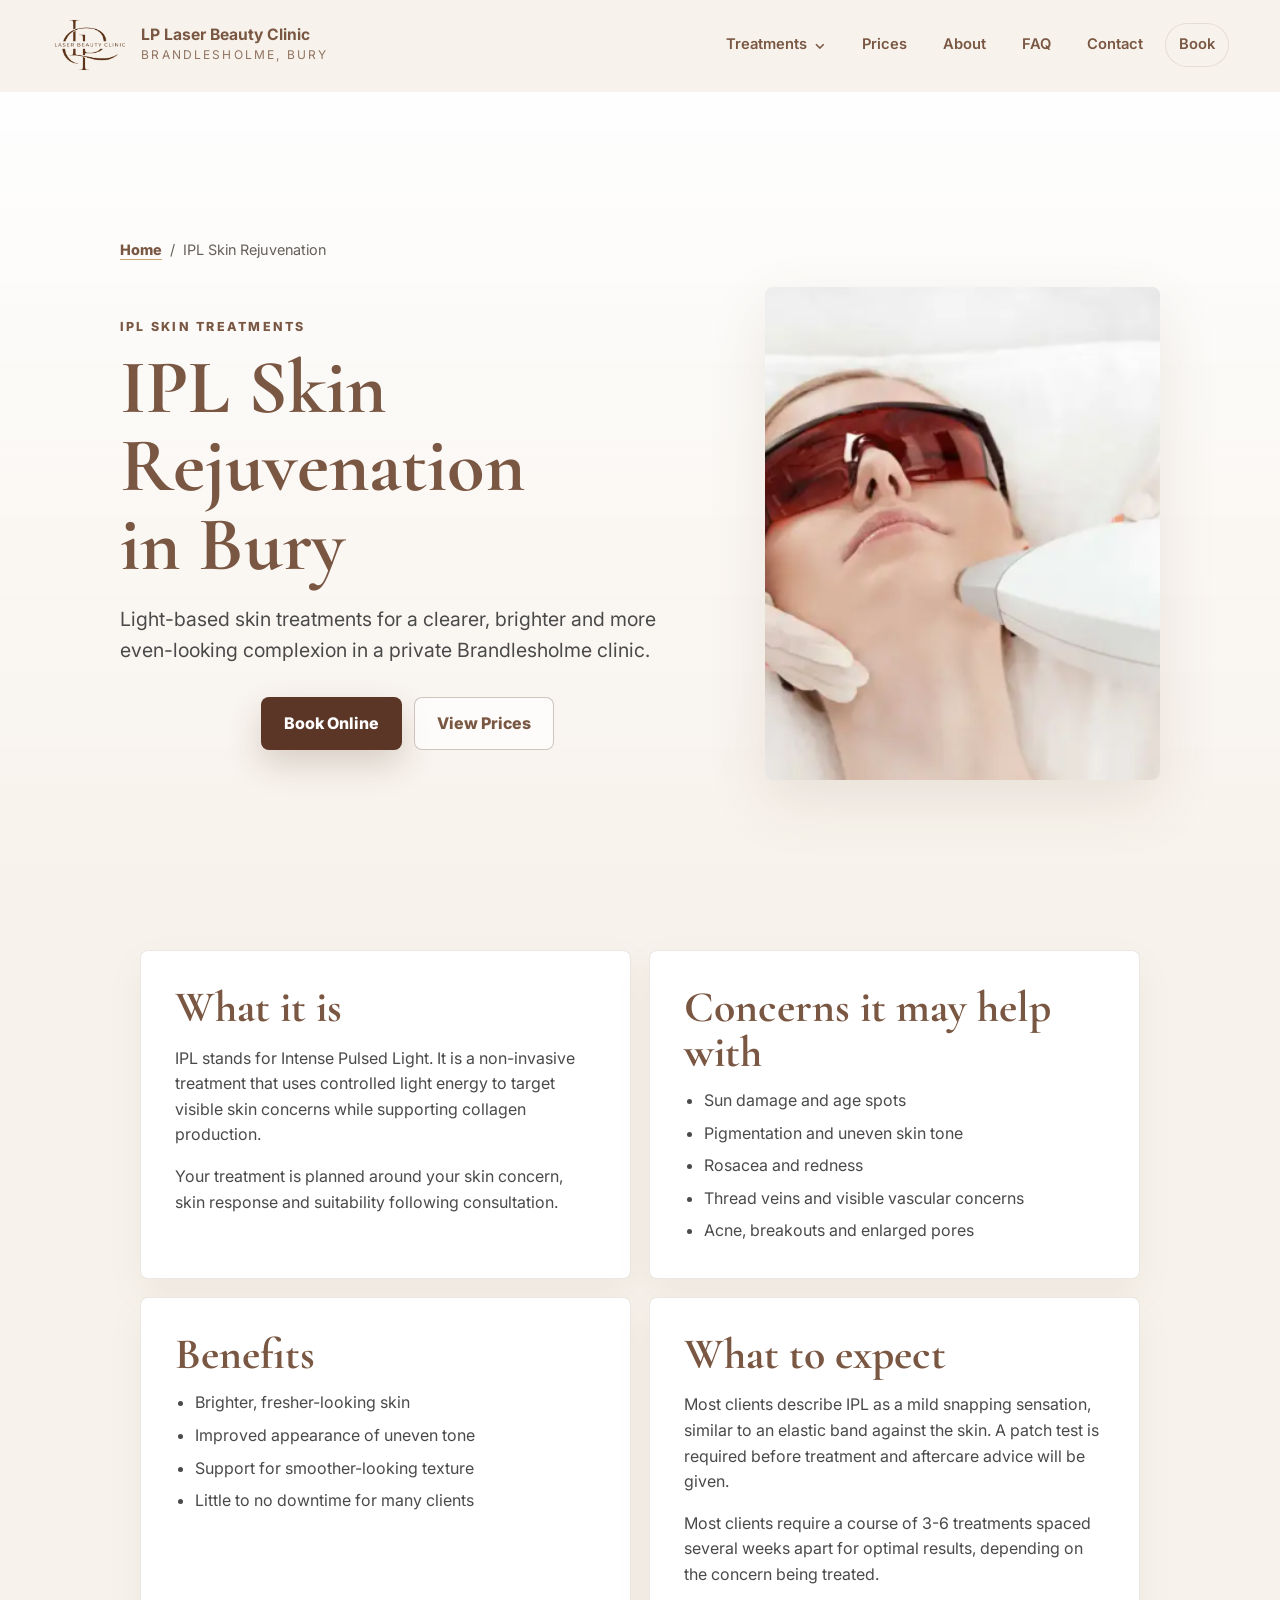
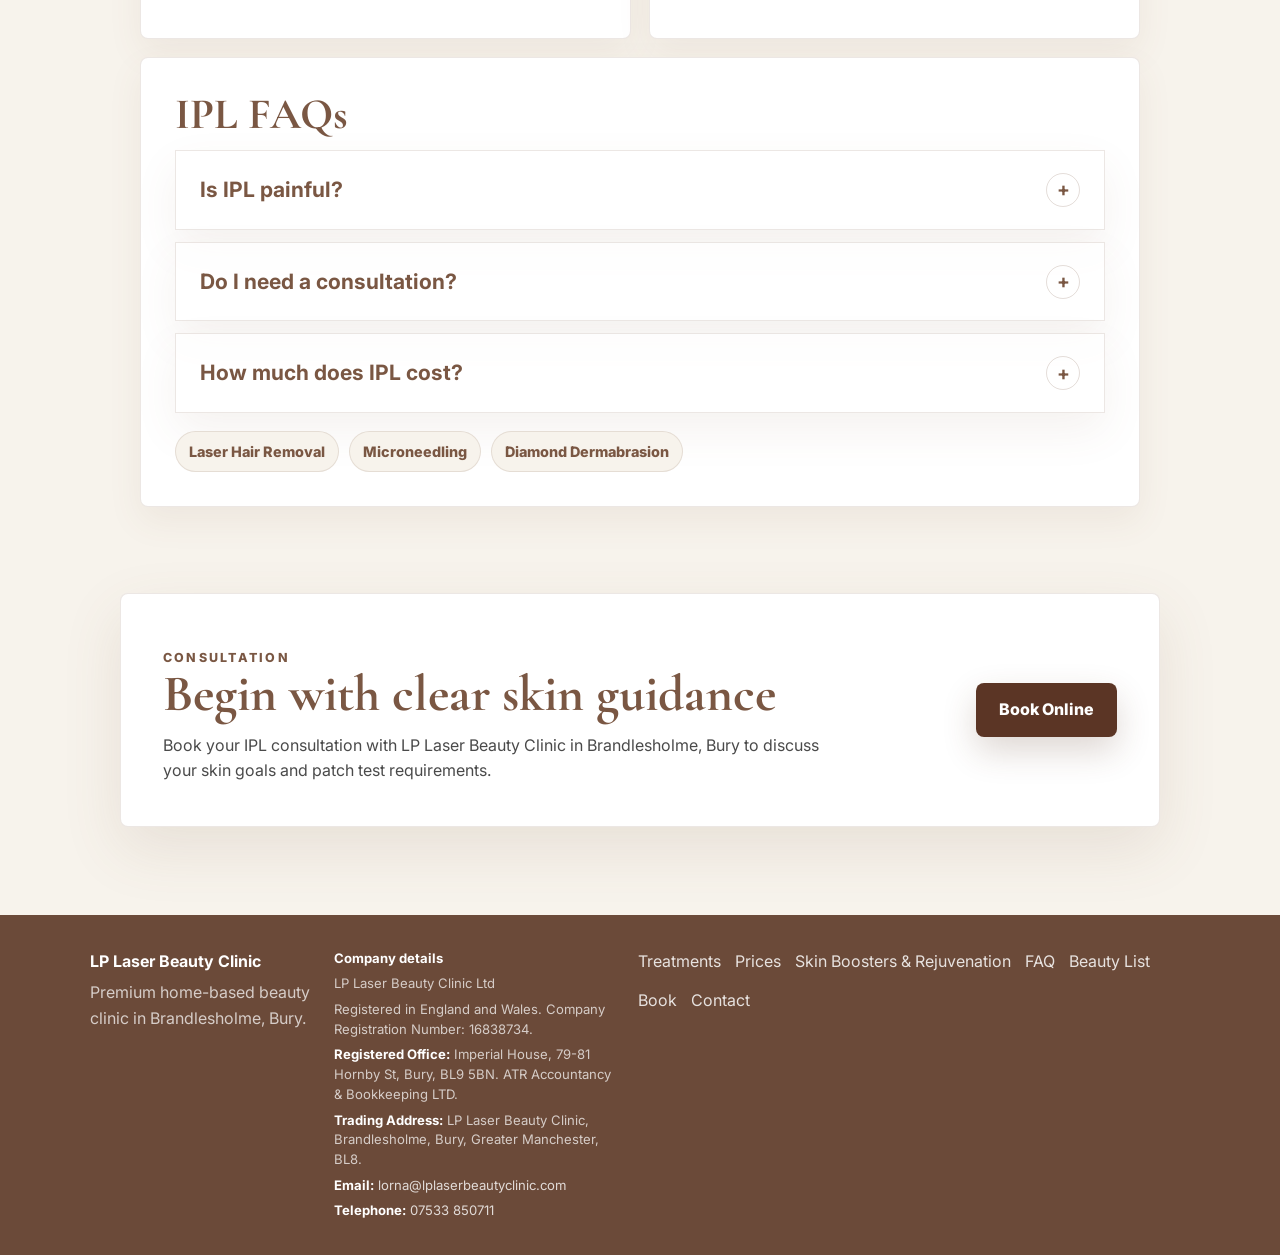
<file: ipl-skin-rejuvenation-bury/index.html>
<!DOCTYPE html>
<html lang="en">
<head>
  <meta charset="UTF-8">
  <meta name="viewport" content="width=device-width, initial-scale=1.0">
  <meta name="description" content="IPL skin rejuvenation in Brandlesholme, Bury for pigmentation, redness, uneven tone, acne concerns and brighter-looking skin. Consultation required.">
  <meta name="robots" content="index, follow">
  <meta name="theme-color" content="#F7F3EC">
  <link rel="canonical" href="https://www.lplaserbeautyclinic.com/ipl-skin-rejuvenation-bury/">
  <link rel="icon" href="../photos%20%26%20Logos/lp-logo-silhouette.svg" type="image/svg+xml">
  <title>IPL Skin Rejuvenation in Bury | LP Laser Beauty Clinic</title>
  <link rel="preconnect" href="https://fonts.googleapis.com">
  <link rel="preconnect" href="https://fonts.gstatic.com" crossorigin>
  <link href="https://fonts.googleapis.com/css2?family=Cormorant+Garamond:wght@500;600;700&family=Inter:wght@400;500;600;700&display=swap" rel="stylesheet">
  <link rel="stylesheet" href="../styles.css">
  <script type="application/ld+json">{"@context":"https://schema.org","@type":"Service","name":"IPL Skin Rejuvenation","description":"IPL skin rejuvenation at LP Laser Beauty Clinic in Brandlesholme, Bury, with consultation and patch testing.","provider":{"@type":"BeautySalon","name":"LP Laser Beauty Clinic","url":"https://www.lplaserbeautyclinic.com/"},"areaServed":["Brandlesholme","Bury","Greater Manchester"],"url":"https://www.lplaserbeautyclinic.com/ipl-skin-rejuvenation-bury/"}</script>
</head>
<body>
  <header class="site-header" data-header>
    <a class="brand" href="../index.html#home" aria-label="LP Laser Beauty Clinic home"><span class="brand-mark"><img src="../photos%20%26%20Logos/lp-logo-silhouette.svg" alt="" aria-hidden="true"></span><span><strong>LP Laser Beauty Clinic</strong><small>Brandlesholme, Bury</small></span></a>
    <button class="nav-toggle" type="button" aria-expanded="false" aria-controls="site-nav" data-nav-toggle><span></span><span></span><span></span><span class="sr-only">Open menu</span></button>
    <nav id="site-nav" class="site-nav" data-nav><details class="treatments-nav" data-treatment-nav><summary>Treatments</summary><div class="treatments-nav-links"><a href="../index.html#services">Treatment menu</a><a href="../laser-hair-removal-bury/">Laser Hair Removal</a><a href="../ipl-skin-rejuvenation-bury/">IPL Skin Rejuvenation</a><a href="../microneedling-bury/">Microneedling</a><a href="../anti-wrinkle-treatments-bury/">Anti-Wrinkle Treatments</a><a href="../dermal-fillers-bury/">Dermal Fillers</a><a href="../skin-boosters-bury/">Skin Boosters &amp; Rejuvenation</a></div></details><a href="../index.html#prices">Prices</a><a href="../index.html#about">About</a><a href="../index.html#faq">FAQ</a><a href="../index.html#contact">Contact</a><a class="nav-cta" href="https://facesconsent.com/bookings/lorna-beanland" target="_blank" rel="noreferrer">Book</a></nav>
  </header>
  <main class="treatment-page">
    <section class="treatment-hero">
      <nav class="breadcrumb" aria-label="Breadcrumb"><a href="../index.html">Home</a><span>/</span><span>IPL Skin Rejuvenation</span></nav>
      <div class="treatment-hero-inner treatment-hero-grid">
        <div><p class="eyebrow">IPL Skin Treatments</p><h1>IPL Skin Rejuvenation in Bury</h1><p>Light-based skin treatments for a clearer, brighter and more even-looking complexion in a private Brandlesholme clinic.</p><div class="hero-actions"><a class="button primary" href="https://facesconsent.com/bookings/lorna-beanland" target="_blank" rel="noreferrer">Book Online</a><a class="button secondary" href="../index.html#prices">View Prices</a></div></div>
        <div class="treatment-hero-image"><img src="../photos%20%26%20Logos/IPL.png" alt="IPL skin rejuvenation treatment machine at LP Laser Beauty Clinic"></div>
      </div>
    </section>
    <section class="treatment-content">
      <div class="content-grid">
        <article class="content-panel"><h2>What it is</h2><p>IPL stands for Intense Pulsed Light. It is a non-invasive treatment that uses controlled light energy to target visible skin concerns while supporting collagen production.</p><p>Your treatment is planned around your skin concern, skin response and suitability following consultation.</p></article>
        <article class="content-panel"><h2>Concerns it may help with</h2><ul><li>Sun damage and age spots</li><li>Pigmentation and uneven skin tone</li><li>Rosacea and redness</li><li>Thread veins and visible vascular concerns</li><li>Acne, breakouts and enlarged pores</li></ul></article>
        <article class="content-panel"><h2>Benefits</h2><ul><li>Brighter, fresher-looking skin</li><li>Improved appearance of uneven tone</li><li>Support for smoother-looking texture</li><li>Little to no downtime for many clients</li></ul></article>
        <article class="content-panel"><h2>What to expect</h2><p>Most clients describe IPL as a mild snapping sensation, similar to an elastic band against the skin. A patch test is required before treatment and aftercare advice will be given.</p><p>Most clients require a course of 3-6 treatments spaced several weeks apart for optimal results, depending on the concern being treated.</p></article>
        <article class="content-panel full-width"><h2>IPL FAQs</h2><div class="faq-mini"><details class="faq-item"><summary>Is IPL painful?</summary><div><p>Most clients find IPL manageable and describe it as a mild snapping feeling on the skin.</p></div></details><details class="faq-item"><summary>Do I need a consultation?</summary><div><p>Yes. A consultation and patch test are required to assess suitability and choose safe settings.</p></div></details><details class="faq-item"><summary>How much does IPL cost?</summary><div><p>Current website prices start from &pound;40, with options depending on the area and concern being treated.</p></div></details></div><div class="treatment-links"><a href="../laser-hair-removal-bury/">Laser Hair Removal</a><a href="../microneedling-bury/">Microneedling</a><a href="../diamond-dermabrasion-bury/">Diamond Dermabrasion</a></div></article>
      </div>
    </section>
    <section class="treatment-cta"><div><p class="eyebrow">Consultation</p><h2>Begin with clear skin guidance</h2><p>Book your IPL consultation with LP Laser Beauty Clinic in Brandlesholme, Bury to discuss your skin goals and patch test requirements.</p></div><a class="button primary" href="https://facesconsent.com/bookings/lorna-beanland" target="_blank" rel="noreferrer">Book Online</a></section>
  </main>
  <footer class="site-footer"><div><strong>LP Laser Beauty Clinic</strong><p>Premium home-based beauty clinic in Brandlesholme, Bury.</p></div><div class="footer-legal"><strong>Company details</strong><p>LP Laser Beauty Clinic Ltd</p><p>Registered in England and Wales. Company Registration Number: 16838734.</p><p><b>Registered Office:</b> Imperial House, 79-81 Hornby St, Bury, BL9 5BN. ATR Accountancy &amp; Bookkeeping LTD.</p><p><b>Trading Address:</b> LP Laser Beauty Clinic, Brandlesholme, Bury, Greater Manchester, BL8.</p><p><b>Email:</b> <a href="mailto:lorna@lplaserbeautyclinic.com">lorna@lplaserbeautyclinic.com</a></p><p><b>Telephone:</b> <a href="tel:07533850711">07533 850711</a></p></div><div class="footer-links"><a href="../index.html#services">Treatments</a><a href="../index.html#prices">Prices</a><a href="../skin-boosters-bury/">Skin Boosters &amp; Rejuvenation</a><a href="../index.html#faq">FAQ</a><a href="../index.html#beauty-list">Beauty List</a><a href="https://facesconsent.com/bookings/lorna-beanland" target="_blank" rel="noreferrer">Book</a><a href="../index.html#contact">Contact</a></div></footer>
  <script src="../script.js"></script>
</body>
</html>
</file>
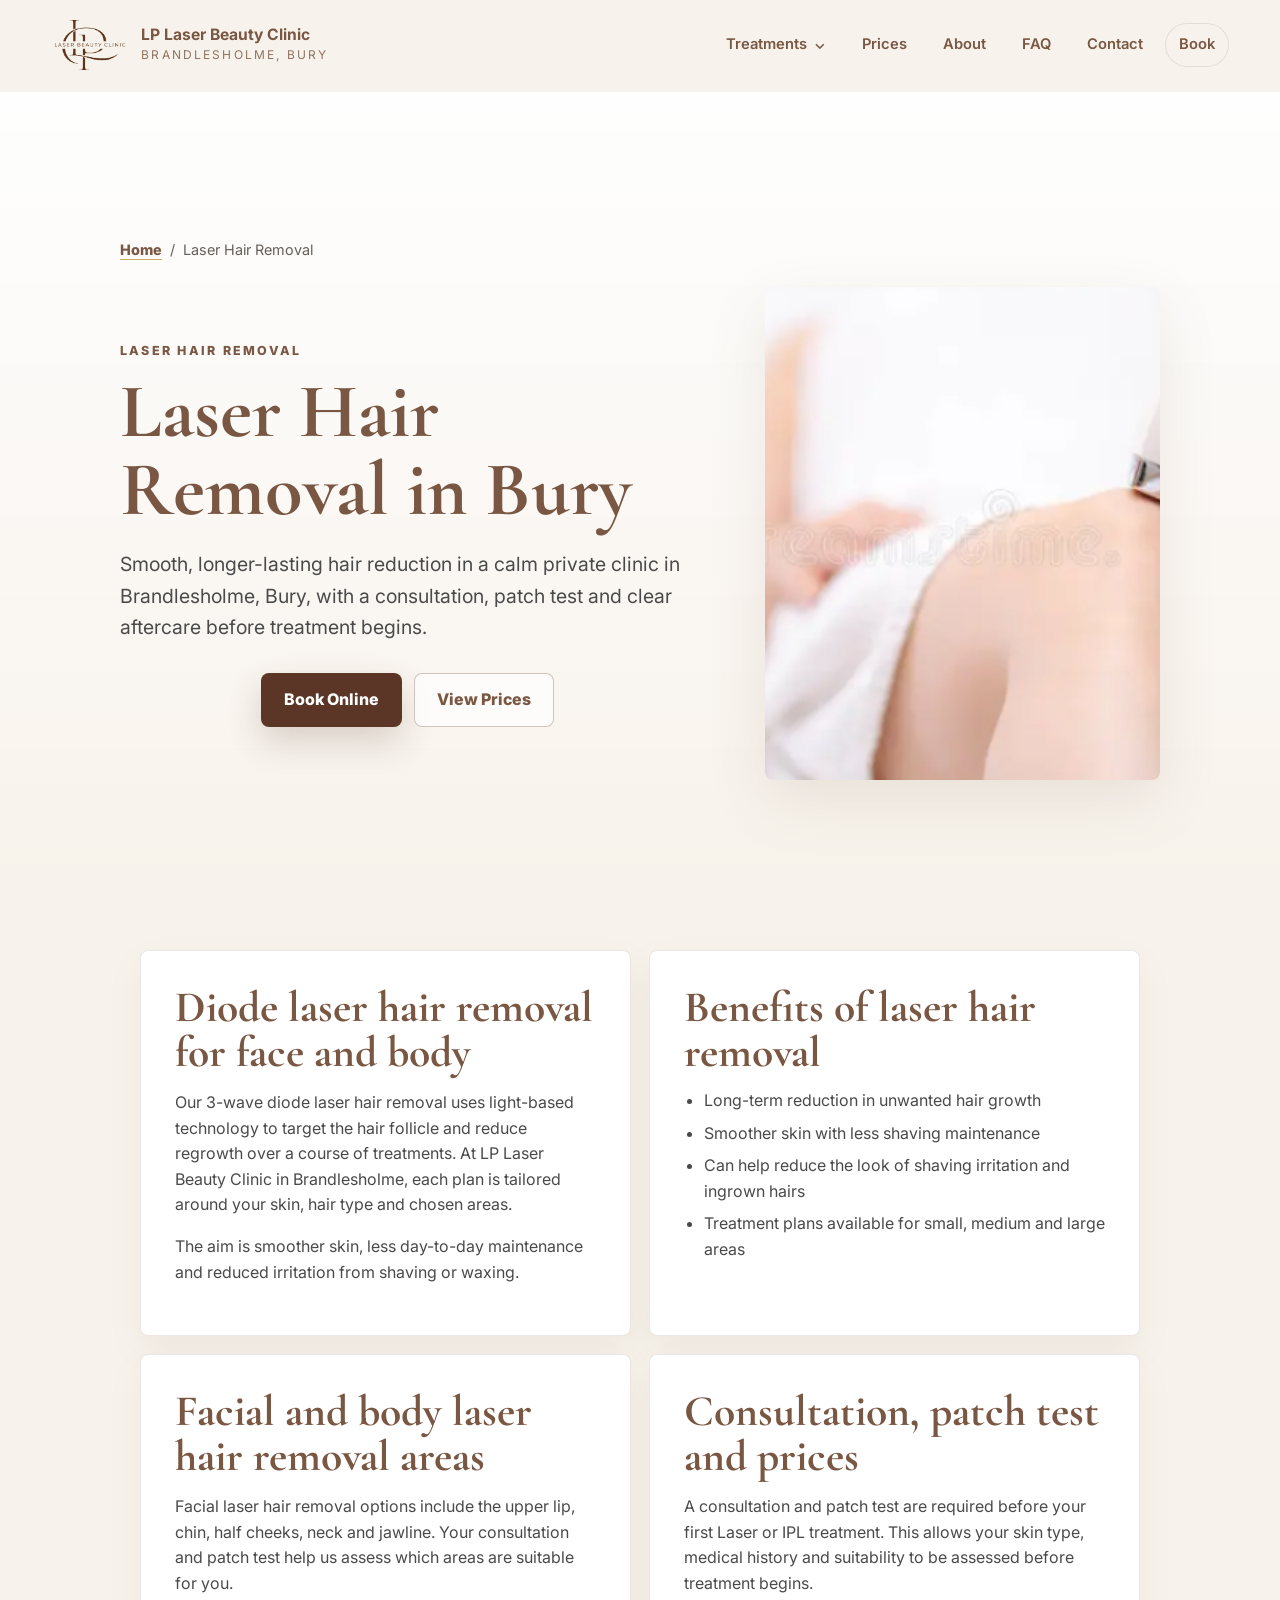
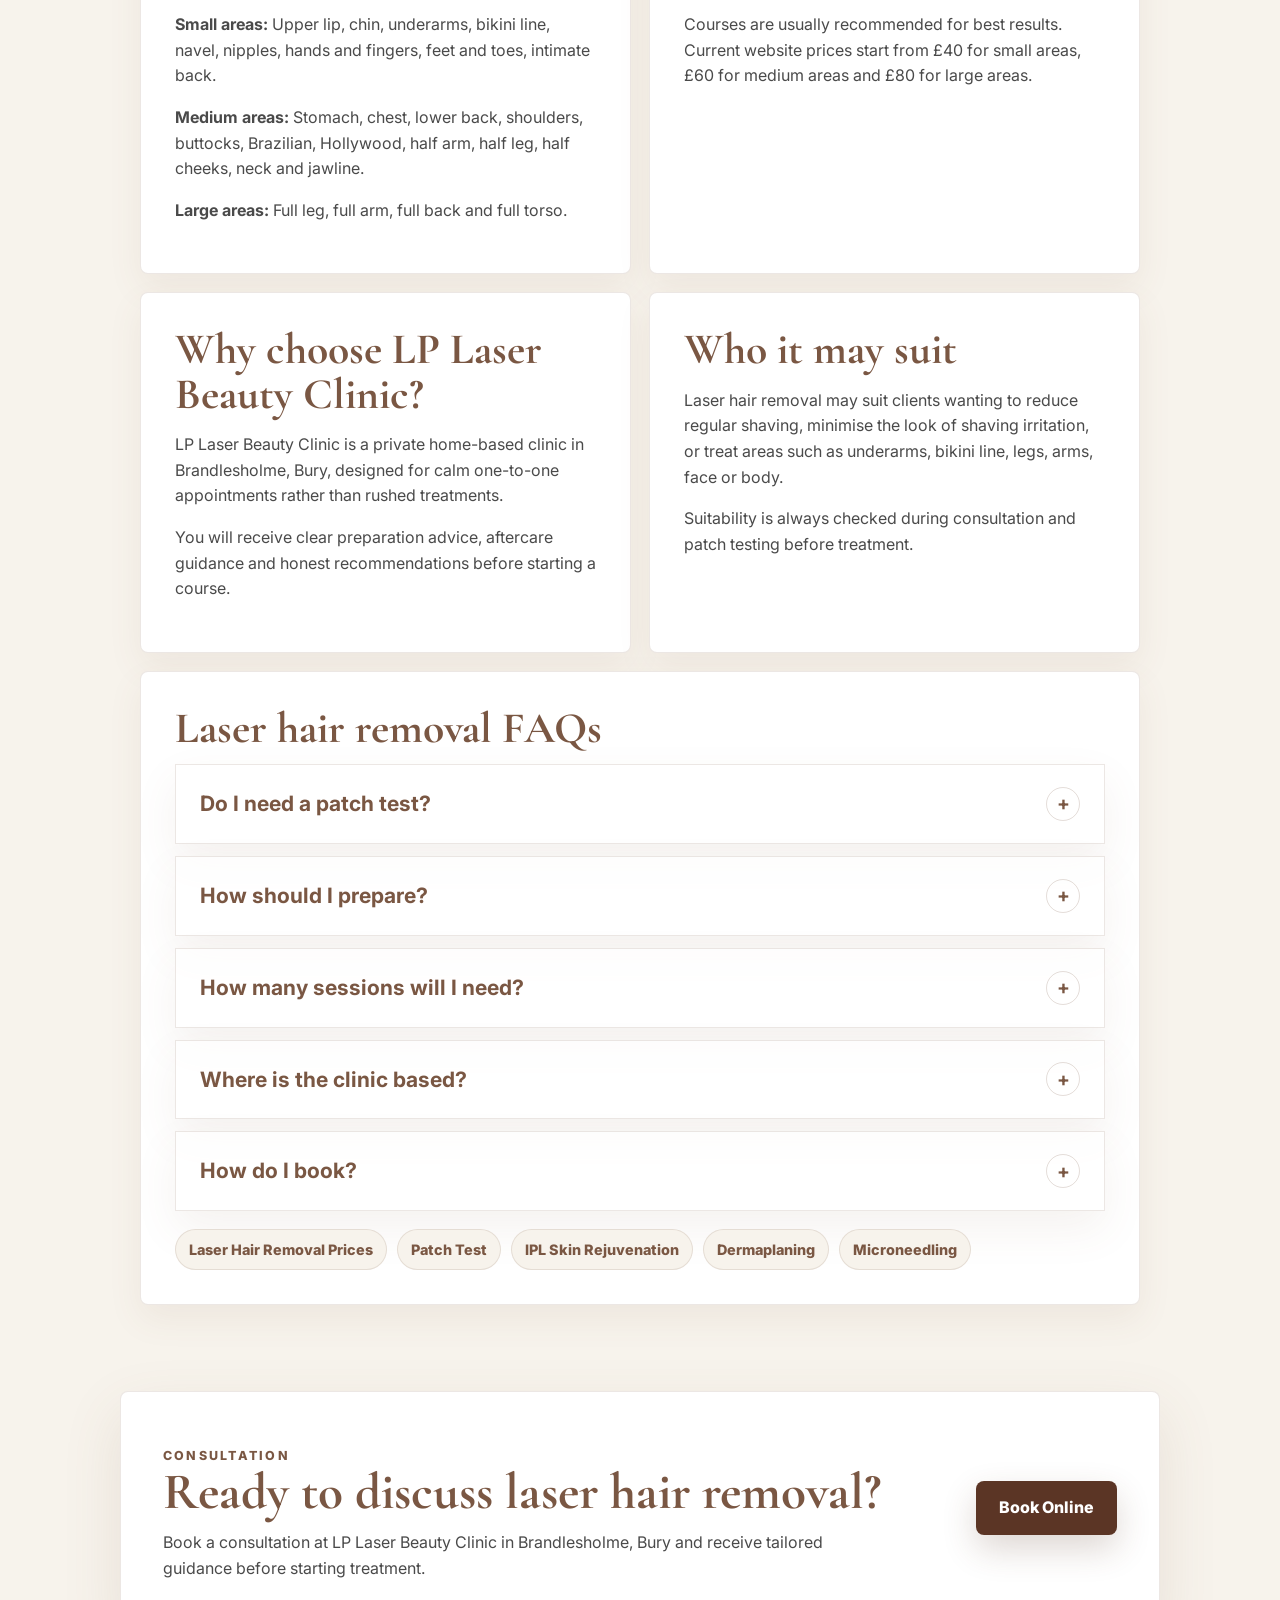
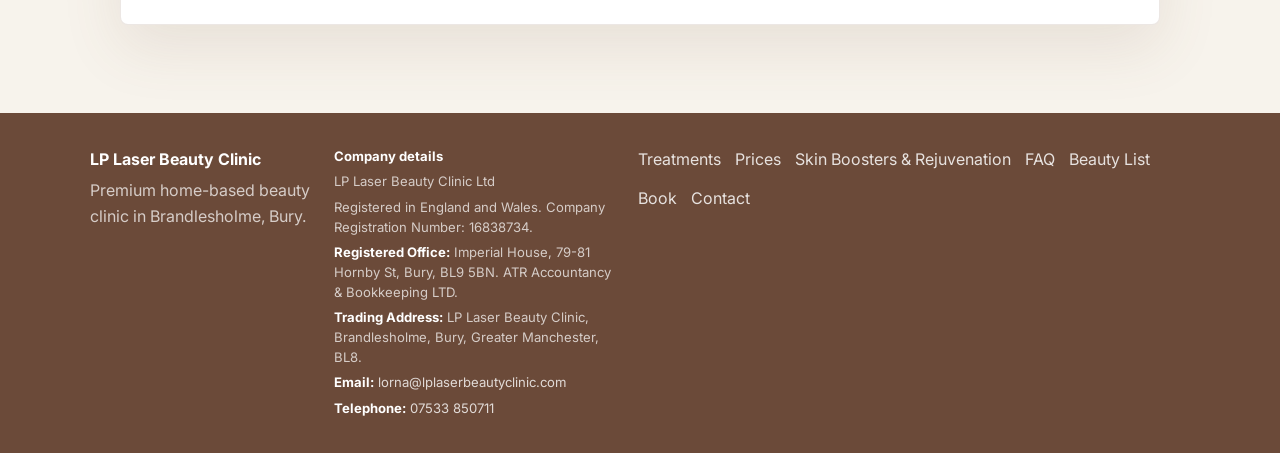
<file: laser-hair-removal-bury/index.html>
<!DOCTYPE html>
<html lang="en">
<head>
  <meta charset="UTF-8">
  <meta name="viewport" content="width=device-width, initial-scale=1.0">
  <meta name="description" content="Diode laser hair removal in Bury for face and body, including upper lip and chin. View prices, course options and consultation and patch test details.">
  <meta name="robots" content="index, follow">
  <meta name="theme-color" content="#F7F3EC">
  <link rel="canonical" href="https://www.lplaserbeautyclinic.com/laser-hair-removal-bury/">
  <link rel="icon" href="../photos%20%26%20Logos/lp-logo-silhouette.svg" type="image/svg+xml">
  <title>Laser Hair Removal Bury | LP Laser Beauty Clinic</title>
  <link rel="preconnect" href="https://fonts.googleapis.com">
  <link rel="preconnect" href="https://fonts.gstatic.com" crossorigin>
  <link href="https://fonts.googleapis.com/css2?family=Cormorant+Garamond:wght@500;600;700&family=Inter:wght@400;500;600;700&display=swap" rel="stylesheet">
  <link rel="stylesheet" href="../styles.css">
  <script type="application/ld+json">{
  "@context": "https://schema.org",
  "@type": "Service",
  "name": "Laser Hair Removal",
  "description": "Diode laser hair removal for facial and body areas at LP Laser Beauty Clinic in Brandlesholme, Bury, with consultation, patch testing and tailored aftercare.",
  "provider": {
    "@type": "BeautySalon",
    "name": "LP Laser Beauty Clinic",
    "url": "https://www.lplaserbeautyclinic.com/",
    "@id": "https://www.lplaserbeautyclinic.com/#clinic"
  },
  "areaServed": [
    "Brandlesholme",
    "Bury",
    "Ramsbottom",
    "Tottington",
    "Radcliffe",
    "Greater Manchester"
  ],
  "url": "https://www.lplaserbeautyclinic.com/laser-hair-removal-bury/",
  "offers": [
    {
      "@type": "Offer",
      "name": "Laser Hair Removal - Small Area",
      "priceSpecification": {
        "@type": "PriceSpecification",
        "minPrice": "40",
        "priceCurrency": "GBP"
      }
    },
    {
      "@type": "Offer",
      "name": "Laser Hair Removal - Medium Area",
      "priceSpecification": {
        "@type": "PriceSpecification",
        "minPrice": "60",
        "priceCurrency": "GBP"
      }
    },
    {
      "@type": "Offer",
      "name": "Laser Hair Removal - Large Area",
      "priceSpecification": {
        "@type": "PriceSpecification",
        "minPrice": "80",
        "priceCurrency": "GBP"
      }
    }
  ],
  "@id": "https://www.lplaserbeautyclinic.com/laser-hair-removal-bury/#service",
  "serviceType": "Diode laser hair removal for face and body"
}</script>
  <script type="application/ld+json">{
  "@context": "https://schema.org",
  "@type": "FAQPage",
  "mainEntity": [
    {
      "@type": "Question",
      "name": "Do I need a patch test?",
      "acceptedAnswer": {
        "@type": "Answer",
        "text": "Yes. A patch test is required before Laser and IPL treatments and must be completed at least 24-48 hours before treatment."
      }
    },
    {
      "@type": "Question",
      "name": "How should I prepare?",
      "acceptedAnswer": {
        "@type": "Answer",
        "text": "Shave the treatment area 24 hours before treatment, avoid waxing, plucking or threading for at least 4 weeks, and avoid sun exposure and fake tan."
      }
    },
    {
      "@type": "Question",
      "name": "How many sessions will I need?",
      "acceptedAnswer": {
        "@type": "Answer",
        "text": "This depends on your hair, skin, treatment area and goals. Courses are usually recommended, and this will be discussed clearly at consultation."
      }
    },
    {
      "@type": "Question",
      "name": "Where is the clinic based?",
      "acceptedAnswer": {
        "@type": "Answer",
        "text": "LP Laser Beauty Clinic is based in Brandlesholme, Bury, Greater Manchester, welcoming clients from Ramsbottom, Tottington, Radcliffe and surrounding areas."
      }
    },
    {
      "@type": "Question",
      "name": "How do I book?",
      "acceptedAnswer": {
        "@type": "Answer",
        "text": "You can book online through the booking link or contact LP Laser Beauty Clinic for advice before choosing your treatment."
      }
    }
  ]
}</script><meta property="og:title" content="Laser Hair Removal Bury | LP Laser Beauty Clinic">
<meta property="og:description" content="Diode laser hair removal in Bury for face and body, including upper lip and chin. View prices, course options and consultation and patch test details.">
<meta name="twitter:title" content="Laser Hair Removal Bury | LP Laser Beauty Clinic">
<meta name="twitter:description" content="Diode laser hair removal in Bury for face and body, including upper lip and chin. View prices, course options and consultation and patch test details.">
<script type="application/ld+json">{"@context": "https://schema.org", "@type": "BreadcrumbList", "itemListElement": [{"@type": "ListItem", "position": 1, "name": "Home", "item": "https://www.lplaserbeautyclinic.com/"}, {"@type": "ListItem", "position": 2, "name": "Laser Hair Removal", "item": "https://www.lplaserbeautyclinic.com/laser-hair-removal-bury/"}]}</script>
</head>
<body>
  <header class="site-header" data-header>
    <a class="brand" href="../index.html#home" aria-label="LP Laser Beauty Clinic home">
      <span class="brand-mark"><img src="../photos%20%26%20Logos/lp-logo-silhouette.svg" alt="" aria-hidden="true"></span>
      <span><strong>LP Laser Beauty Clinic</strong><small>Brandlesholme, Bury</small></span>
    </a>
    <button class="nav-toggle" type="button" aria-expanded="false" aria-controls="site-nav" data-nav-toggle><span></span><span></span><span></span><span class="sr-only">Open menu</span></button>
    <nav id="site-nav" class="site-nav" data-nav>
      <details class="treatments-nav" data-treatment-nav><summary>Treatments</summary><div class="treatments-nav-links"><a href="../index.html#services">Treatment menu</a><a href="../laser-hair-removal-bury/">Laser Hair Removal</a><a href="../ipl-skin-rejuvenation-bury/">IPL Skin Rejuvenation</a><a href="../microneedling-bury/">Microneedling</a><a href="../anti-wrinkle-treatments-bury/">Anti-Wrinkle Treatments</a><a href="../dermal-fillers-bury/">Dermal Fillers</a><a href="../skin-boosters-bury/">Skin Boosters &amp; Rejuvenation</a></div></details>
      <a href="../index.html#prices">Prices</a>
      <a href="../index.html#about">About</a>
      <a href="../index.html#faq">FAQ</a>
      <a href="../index.html#contact">Contact</a>
      <a class="nav-cta" href="https://facesconsent.com/bookings/lorna-beanland" target="_blank" rel="noreferrer">Book</a>
    </nav>
  </header>

  <main class="treatment-page">
    <section class="treatment-hero">
      <nav class="breadcrumb" aria-label="Breadcrumb"><a href="../index.html">Home</a><span>/</span><span>Laser Hair Removal</span></nav>
      <div class="treatment-hero-inner treatment-hero-grid">
        <div>
          <p class="eyebrow">Laser Hair Removal</p>
          <h1>Laser Hair Removal in Bury</h1>
          <p>Smooth, longer-lasting hair reduction in a calm private clinic in Brandlesholme, Bury, with a consultation, patch test and clear aftercare before treatment begins.</p>
          <div class="hero-actions">
            <a class="button primary" href="https://facesconsent.com/bookings/lorna-beanland" target="_blank" rel="noreferrer">Book Online</a>
            <a class="button secondary" href="../index.html#prices">View Prices</a>
          </div>
        </div>
        <div class="treatment-hero-image">
          <img src="../photos%20%26%20Logos/Laser%20hair.png" alt="Laser hair removal equipment">
        </div>
      </div>
    </section>

    <section class="treatment-content">
      <div class="content-grid">
        <article class="content-panel">
          <h2>Diode laser hair removal for face and body</h2>
          <p>Our 3-wave diode laser hair removal uses light-based technology to target the hair follicle and reduce regrowth over a course of treatments. At LP Laser Beauty Clinic in Brandlesholme, each plan is tailored around your skin, hair type and chosen areas.</p>
          <p>The aim is smoother skin, less day-to-day maintenance and reduced irritation from shaving or waxing.</p>
        </article>
        <article class="content-panel">
          <h2>Benefits of laser hair removal</h2>
          <ul>
            <li>Long-term reduction in unwanted hair growth</li>
            <li>Smoother skin with less shaving maintenance</li>
            <li>Can help reduce the look of shaving irritation and ingrown hairs</li>
            <li>Treatment plans available for small, medium and large areas</li>
          </ul>
        </article>
        <article class="content-panel">
          <h2>Facial and body laser hair removal areas</h2>
          <p>Facial laser hair removal options include the upper lip, chin, half cheeks, neck and jawline. Your consultation and patch test help us assess which areas are suitable for you.</p>
          <p><b>Small areas:</b> Upper lip, chin, underarms, bikini line, navel, nipples, hands and fingers, feet and toes, intimate back.</p>
          <p><b>Medium areas:</b> Stomach, chest, lower back, shoulders, buttocks, Brazilian, Hollywood, half arm, half leg, half cheeks, neck and jawline.</p>
          <p><b>Large areas:</b> Full leg, full arm, full back and full torso.</p>
        </article>
        <article class="content-panel">
          <h2>Consultation, patch test and prices</h2>
          <p>A consultation and patch test are required before your first Laser or IPL treatment. This allows your skin type, medical history and suitability to be assessed before treatment begins.</p>
          <p>Courses are usually recommended for best results. Current website prices start from &pound;40 for small areas, &pound;60 for medium areas and &pound;80 for large areas.</p>
        </article>
        <article class="content-panel">
          <h2>Why choose LP Laser Beauty Clinic?</h2>
          <p>LP Laser Beauty Clinic is a private home-based clinic in Brandlesholme, Bury, designed for calm one-to-one appointments rather than rushed treatments.</p>
          <p>You will receive clear preparation advice, aftercare guidance and honest recommendations before starting a course.</p>
        </article>
        <article class="content-panel">
          <h2>Who it may suit</h2>
          <p>Laser hair removal may suit clients wanting to reduce regular shaving, minimise the look of shaving irritation, or treat areas such as underarms, bikini line, legs, arms, face or body.</p>
          <p>Suitability is always checked during consultation and patch testing before treatment.</p>
        </article>
        <article class="content-panel full-width">
          <h2>Laser hair removal FAQs</h2>
          <div class="faq-mini">
            <details class="faq-item"><summary>Do I need a patch test?</summary><div><p>Yes. A patch test is required before Laser and IPL treatments and must be completed at least 24-48 hours before treatment.</p></div></details>
            <details class="faq-item"><summary>How should I prepare?</summary><div><p>Shave the treatment area 24 hours before treatment, avoid waxing, plucking or threading for at least 4 weeks, and avoid sun exposure and fake tan.</p></div></details>
            <details class="faq-item"><summary>How many sessions will I need?</summary><div><p>This depends on your hair, skin, treatment area and goals. Courses are usually recommended, and this will be discussed clearly at consultation.</p></div></details>
            <details class="faq-item"><summary>Where is the clinic based?</summary><div><p>LP Laser Beauty Clinic is based in Brandlesholme, Bury, Greater Manchester, welcoming clients from Ramsbottom, Tottington, Radcliffe and surrounding areas.</p></div></details>
            <details class="faq-item"><summary>How do I book?</summary><div><p>You can book online through the booking link or contact LP Laser Beauty Clinic for advice before choosing your treatment.</p></div></details>
          </div>
          <div class="treatment-links">
            <a href="../index.html#prices">Laser Hair Removal Prices</a>
            <a href="../index.html#patch-test">Patch Test</a>
            <a href="../ipl-skin-rejuvenation-bury/">IPL Skin Rejuvenation</a>
            <a href="../dermaplaning-bury/">Dermaplaning</a>
            <a href="../microneedling-bury/">Microneedling</a>
          </div>
        </article>
      </div>
    </section>

    <section class="treatment-cta">
      <div>
        <p class="eyebrow">Consultation</p>
        <h2>Ready to discuss laser hair removal?</h2>
        <p>Book a consultation at LP Laser Beauty Clinic in Brandlesholme, Bury and receive tailored guidance before starting treatment.</p>
      </div>
      <a class="button primary" href="https://facesconsent.com/bookings/lorna-beanland" target="_blank" rel="noreferrer">Book Online</a>
    </section>
  </main>

  <footer class="site-footer">
    <div><strong>LP Laser Beauty Clinic</strong><p>Premium home-based beauty clinic in Brandlesholme, Bury.</p></div>
    <div class="footer-legal"><strong>Company details</strong><p>LP Laser Beauty Clinic Ltd</p><p>Registered in England and Wales. Company Registration Number: 16838734.</p><p><b>Registered Office:</b> Imperial House, 79-81 Hornby St, Bury, BL9 5BN. ATR Accountancy &amp; Bookkeeping LTD.</p><p><b>Trading Address:</b> LP Laser Beauty Clinic, Brandlesholme, Bury, Greater Manchester, BL8.</p><p><b>Email:</b> <a href="mailto:lorna@lplaserbeautyclinic.com">lorna@lplaserbeautyclinic.com</a></p><p><b>Telephone:</b> <a href="tel:07533850711">07533 850711</a></p></div>
    <div class="footer-links"><a href="../index.html#services">Treatments</a><a href="../index.html#prices">Prices</a><a href="../skin-boosters-bury/">Skin Boosters &amp; Rejuvenation</a><a href="../index.html#faq">FAQ</a><a href="../index.html#beauty-list">Beauty List</a><a href="https://facesconsent.com/bookings/lorna-beanland" target="_blank" rel="noreferrer">Book</a><a href="../index.html#contact">Contact</a></div>
  </footer>
  <script src="../script.js"></script>
</body>
</html>
</file>
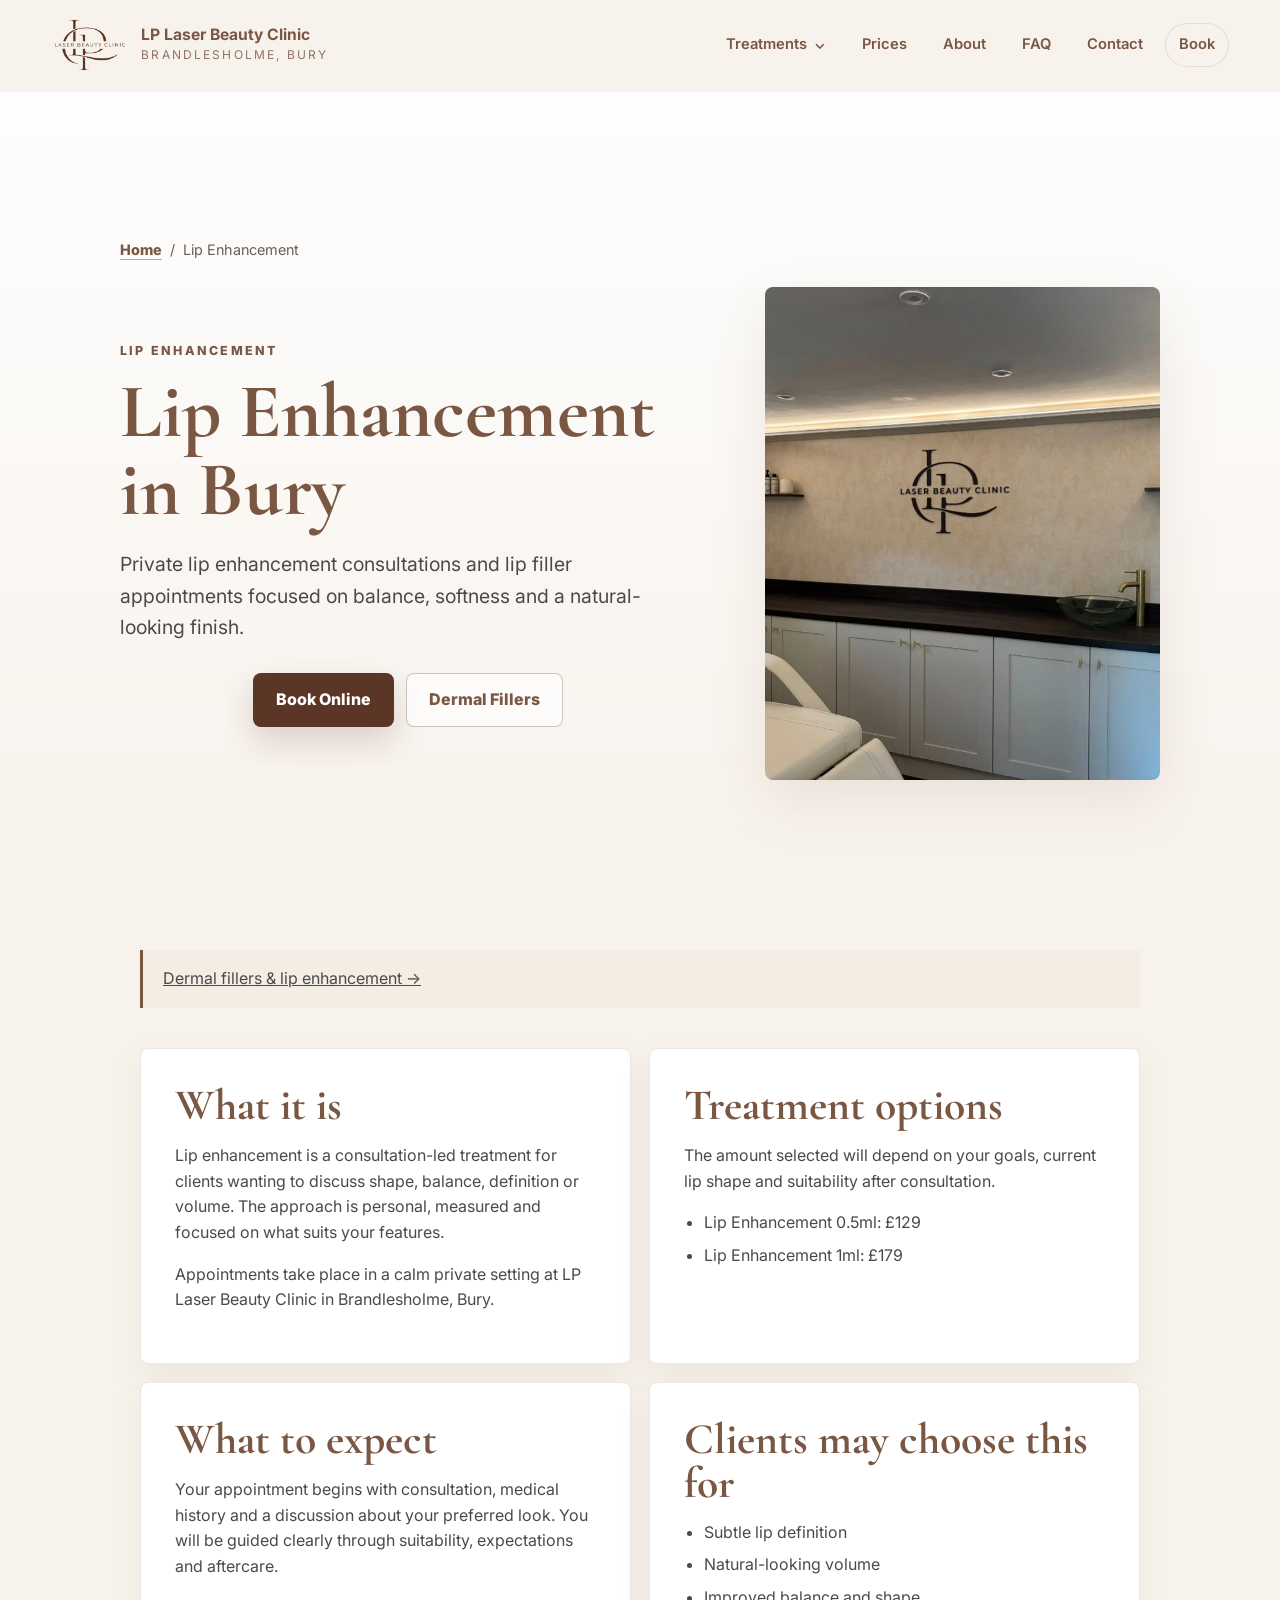
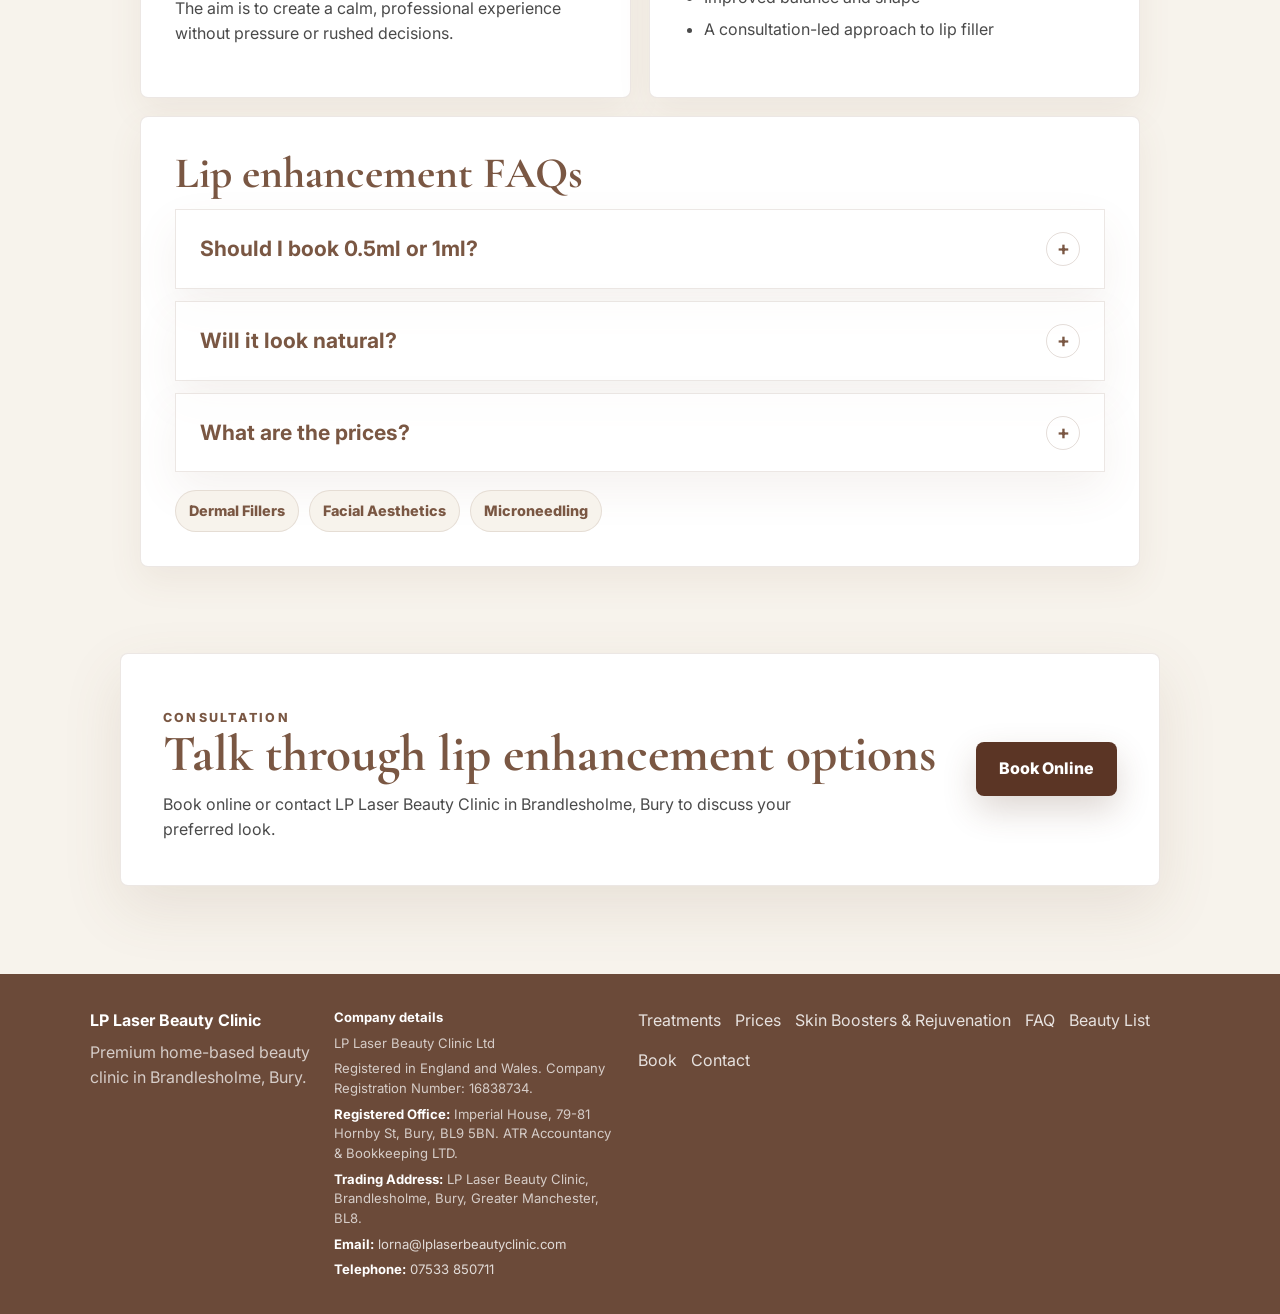
<file: lip-enhancement-bury/index.html>
<!DOCTYPE html>
<html lang="en">
<head>
  <meta charset="UTF-8">
  <meta name="viewport" content="width=device-width, initial-scale=1.0">
  <meta name="description" content="Lip enhancement in Brandlesholme, Bury at LP Laser Beauty Clinic. Consultation-led lip filler appointments focused on balance and natural-looking results.">
  <meta name="robots" content="index, follow">
  <meta name="theme-color" content="#F7F3EC">
  <link rel="canonical" href="https://www.lplaserbeautyclinic.com/lip-enhancement-bury/">
  <link rel="icon" href="../photos%20%26%20Logos/lp-logo-silhouette.svg" type="image/svg+xml">
  <title>Lip Enhancement in Bury | LP Laser Beauty Clinic</title>
  <link rel="preconnect" href="https://fonts.googleapis.com">
  <link rel="preconnect" href="https://fonts.gstatic.com" crossorigin>
  <link href="https://fonts.googleapis.com/css2?family=Cormorant+Garamond:wght@500;600;700&family=Inter:wght@400;500;600;700&display=swap" rel="stylesheet">
  <link rel="stylesheet" href="../styles.css">
  <script type="application/ld+json">{"@context":"https://schema.org","@type":"Service","name":"Lip Enhancement","alternateName":"Lip Filler","description":"Consultation-led lip enhancement appointments at LP Laser Beauty Clinic in Brandlesholme, Bury.","provider":{"@type":"BeautySalon","name":"LP Laser Beauty Clinic","url":"https://www.lplaserbeautyclinic.com/"},"areaServed":["Brandlesholme","Bury","Greater Manchester"],"url":"https://www.lplaserbeautyclinic.com/lip-enhancement-bury/","offers":[{"@type":"Offer","name":"Lip Enhancement 0.5ml","price":"129","priceCurrency":"GBP"},{"@type":"Offer","name":"Lip Enhancement 1ml","price":"179","priceCurrency":"GBP"}]}</script>
</head>
<body>
  <header class="site-header" data-header><a class="brand" href="../index.html#home" aria-label="LP Laser Beauty Clinic home"><span class="brand-mark"><img src="../photos%20%26%20Logos/lp-logo-silhouette.svg" alt="" aria-hidden="true"></span><span><strong>LP Laser Beauty Clinic</strong><small>Brandlesholme, Bury</small></span></a><button class="nav-toggle" type="button" aria-expanded="false" aria-controls="site-nav" data-nav-toggle><span></span><span></span><span></span><span class="sr-only">Open menu</span></button><nav id="site-nav" class="site-nav" data-nav><details class="treatments-nav" data-treatment-nav><summary>Treatments</summary><div class="treatments-nav-links"><a href="../index.html#services">Treatment menu</a><a href="../laser-hair-removal-bury/">Laser Hair Removal</a><a href="../ipl-skin-rejuvenation-bury/">IPL Skin Rejuvenation</a><a href="../microneedling-bury/">Microneedling</a><a href="../anti-wrinkle-treatments-bury/">Anti-Wrinkle Treatments</a><a href="../dermal-fillers-bury/">Dermal Fillers</a><a href="../skin-boosters-bury/">Skin Boosters &amp; Rejuvenation</a></div></details><a href="../index.html#prices">Prices</a><a href="../index.html#about">About</a><a href="../index.html#faq">FAQ</a><a href="../index.html#contact">Contact</a><a class="nav-cta" href="https://facesconsent.com/bookings/lorna-beanland" target="_blank" rel="noreferrer">Book</a></nav></header>
  <main class="treatment-page">
    <section class="treatment-hero"><nav class="breadcrumb" aria-label="Breadcrumb"><a href="../index.html">Home</a><span>/</span><span>Lip Enhancement</span></nav><div class="treatment-hero-inner treatment-hero-grid"><div><p class="eyebrow">Lip Enhancement</p><h1>Lip Enhancement in Bury</h1><p>Private lip enhancement consultations and lip filler appointments focused on balance, softness and a natural-looking finish.</p><div class="hero-actions"><a class="button primary" href="https://facesconsent.com/bookings/lorna-beanland" target="_blank" rel="noreferrer">Book Online</a><a class="button secondary" href="../dermal-fillers-bury/">Dermal Fillers</a></div></div><div class="treatment-hero-image"><img src="../photos%20%26%20Logos/clinic-room.jpg" alt="Private treatment room for lip enhancement consultations in Brandlesholme, Bury"></div></div></section>
    <section class="treatment-content"><p class="group-navigation"><a href="../dermal-fillers-bury/#lip-enhancement">Dermal fillers & lip enhancement &rarr;</a></p><div class="content-grid"><article class="content-panel"><h2>What it is</h2><p>Lip enhancement is a consultation-led treatment for clients wanting to discuss shape, balance, definition or volume. The approach is personal, measured and focused on what suits your features.</p><p>Appointments take place in a calm private setting at LP Laser Beauty Clinic in Brandlesholme, Bury.</p></article><article class="content-panel"><h2>Treatment options</h2><p>The amount selected will depend on your goals, current lip shape and suitability after consultation.</p><ul><li>Lip Enhancement 0.5ml: &pound;129</li><li>Lip Enhancement 1ml: &pound;179</li></ul></article><article class="content-panel"><h2>What to expect</h2><p>Your appointment begins with consultation, medical history and a discussion about your preferred look. You will be guided clearly through suitability, expectations and aftercare.</p><p>The aim is to create a calm, professional experience without pressure or rushed decisions.</p></article><article class="content-panel"><h2>Clients may choose this for</h2><ul><li>Subtle lip definition</li><li>Natural-looking volume</li><li>Improved balance and shape</li><li>A consultation-led approach to lip filler</li></ul></article><article class="content-panel full-width"><h2>Lip enhancement FAQs</h2><div class="faq-mini"><details class="faq-item"><summary>Should I book 0.5ml or 1ml?</summary><div><p>This can be discussed during consultation. The right option depends on your goals, current lip shape and suitability.</p></div></details><details class="faq-item"><summary>Will it look natural?</summary><div><p>The treatment plan is focused on balance and a result that suits your features. Your expectations will be discussed before treatment.</p></div></details><details class="faq-item"><summary>What are the prices?</summary><div><p>Lip enhancement is currently &pound;129 for 0.5ml and &pound;179 for 1ml.</p></div></details></div><div class="treatment-links"><a href="../dermal-fillers-bury/">Dermal Fillers</a><a href="../facial-aesthetics-bury/">Facial Aesthetics</a><a href="../microneedling-bury/">Microneedling</a></div></article></div></section>
    <section class="treatment-cta"><div><p class="eyebrow">Consultation</p><h2>Talk through lip enhancement options</h2><p>Book online or contact LP Laser Beauty Clinic in Brandlesholme, Bury to discuss your preferred look.</p></div><a class="button primary" href="https://facesconsent.com/bookings/lorna-beanland" target="_blank" rel="noreferrer">Book Online</a></section>
  </main>
  <footer class="site-footer"><div><strong>LP Laser Beauty Clinic</strong><p>Premium home-based beauty clinic in Brandlesholme, Bury.</p></div><div class="footer-legal"><strong>Company details</strong><p>LP Laser Beauty Clinic Ltd</p><p>Registered in England and Wales. Company Registration Number: 16838734.</p><p><b>Registered Office:</b> Imperial House, 79-81 Hornby St, Bury, BL9 5BN. ATR Accountancy &amp; Bookkeeping LTD.</p><p><b>Trading Address:</b> LP Laser Beauty Clinic, Brandlesholme, Bury, Greater Manchester, BL8.</p><p><b>Email:</b> <a href="mailto:lorna@lplaserbeautyclinic.com">lorna@lplaserbeautyclinic.com</a></p><p><b>Telephone:</b> <a href="tel:07533850711">07533 850711</a></p></div><div class="footer-links"><a href="../index.html#services">Treatments</a><a href="../index.html#prices">Prices</a><a href="../skin-boosters-bury/">Skin Boosters &amp; Rejuvenation</a><a href="../index.html#faq">FAQ</a><a href="../index.html#beauty-list">Beauty List</a><a href="https://facesconsent.com/bookings/lorna-beanland" target="_blank" rel="noreferrer">Book</a><a href="../index.html#contact">Contact</a></div></footer>
  <script src="../script.js"></script>
</body>
</html>
</file>
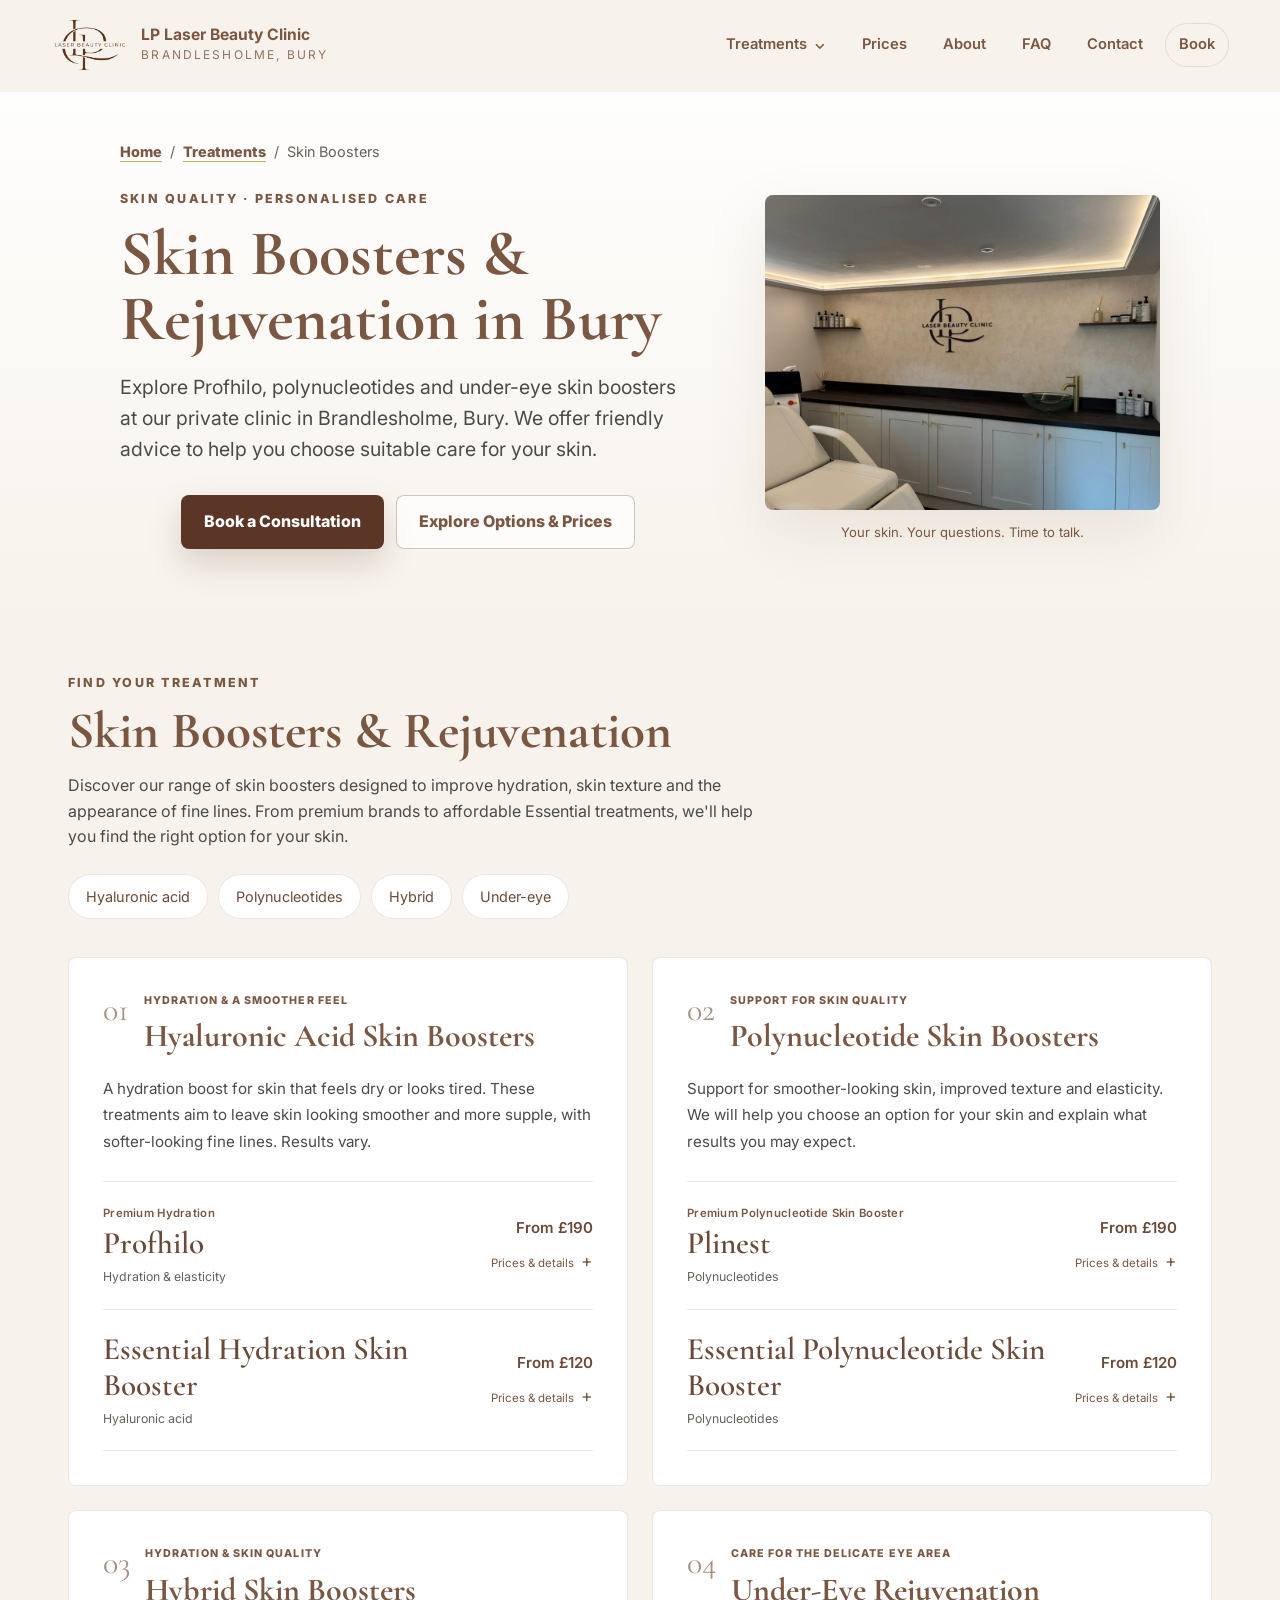
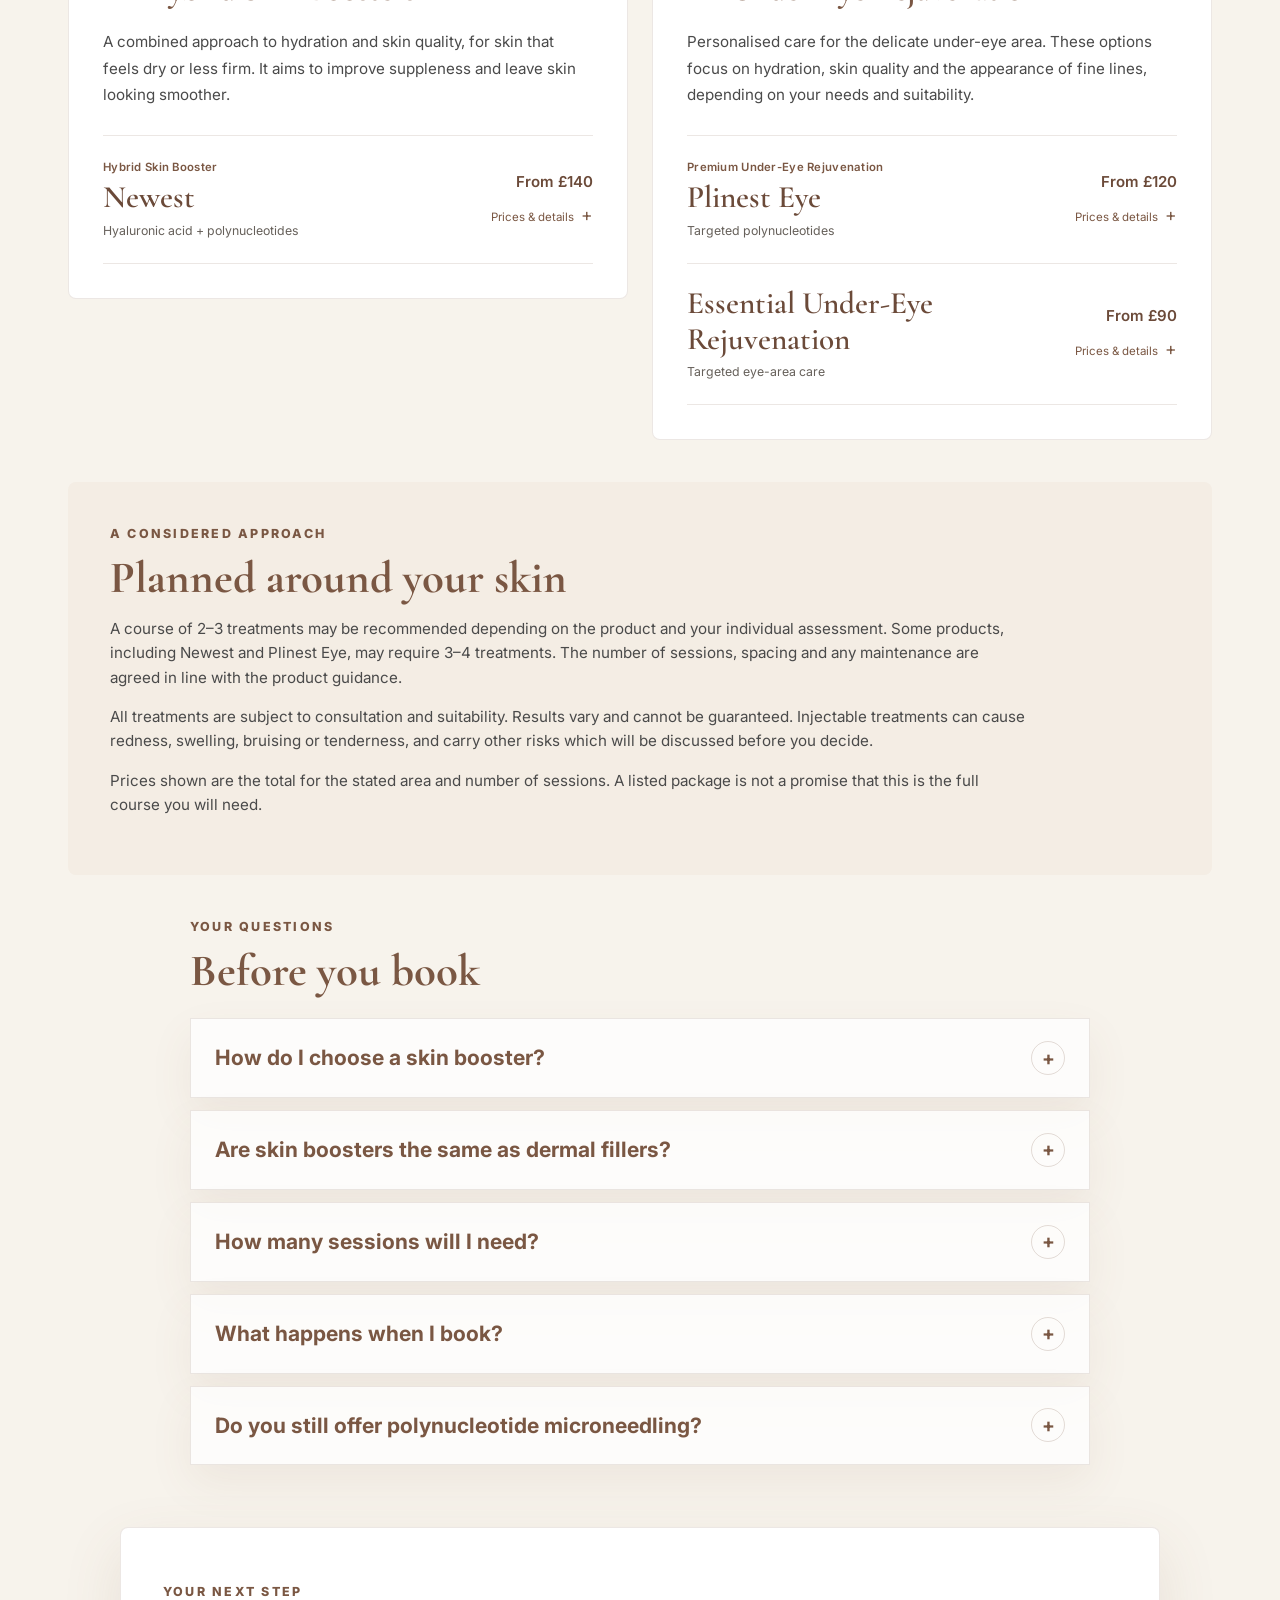
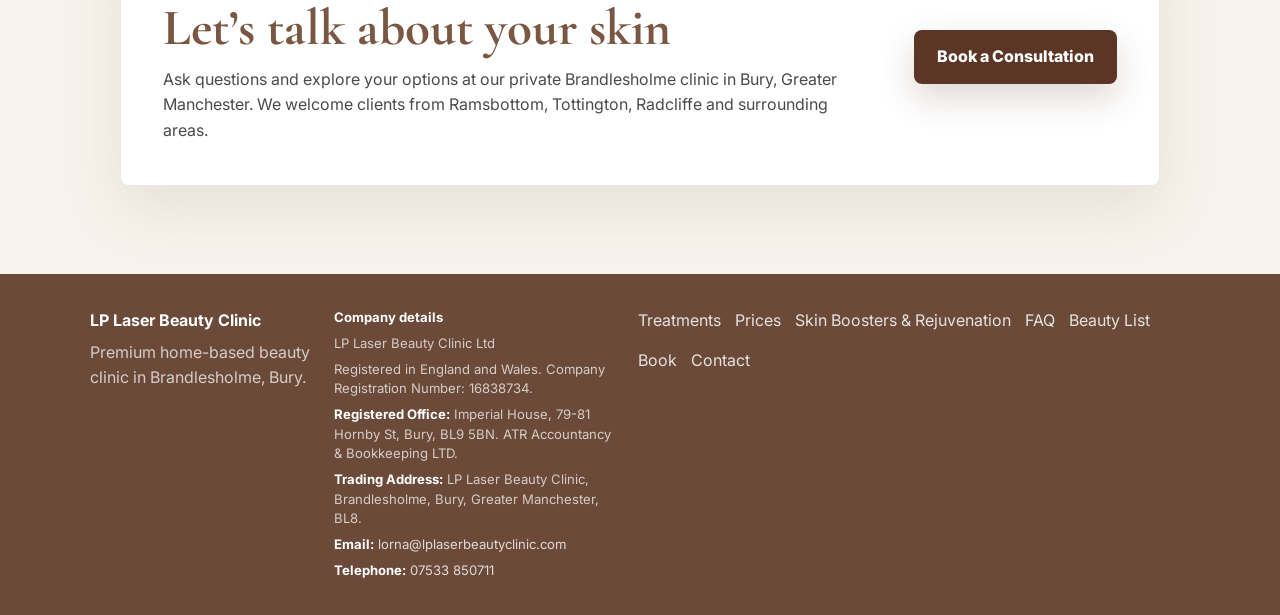
<file: skin-boosters-bury/index.html>
<!DOCTYPE html>
<html lang="en">
<head>
  <meta charset="UTF-8">
  <meta name="viewport" content="width=device-width, initial-scale=1.0">
  <meta name="description" content="Skin boosters in Bury: Profhilo, polynucleotides and under-eye options. Explore Premium and Essential treatments, prices and consultation-led care.">
  <meta name="robots" content="index, follow">
  <meta name="theme-color" content="#F7F3EC">
  <link rel="canonical" href="https://www.lplaserbeautyclinic.com/skin-boosters-bury/">
  <link rel="icon" href="../photos%20%26%20Logos/lp-logo-silhouette.svg" type="image/svg+xml">
  <title>Skin Boosters Bury | Profhilo &amp; Polynucleotides</title>
  <link rel="preconnect" href="https://fonts.googleapis.com">
  <link rel="preconnect" href="https://fonts.gstatic.com" crossorigin>
  <link href="https://fonts.googleapis.com/css2?family=Cormorant+Garamond:wght@500;600;700&family=Inter:wght@400;500;600;700&display=swap" rel="stylesheet">
  <link rel="stylesheet" href="../styles.css">
  <script type="application/ld+json">{
  "@context": "https://schema.org",
  "@type": "Service",
  "name": "Skin Boosters & Rejuvenation",
  "description": "Profhilo, polynucleotide and under-eye skin booster options at LP Laser Beauty Clinic in Brandlesholme, Bury, subject to consultation and suitability.",
  "provider": {
    "@type": "BeautySalon",
    "name": "LP Laser Beauty Clinic",
    "url": "https://www.lplaserbeautyclinic.com/",
    "@id": "https://www.lplaserbeautyclinic.com/#clinic"
  },
  "areaServed": [
    "Brandlesholme",
    "Bury",
    "Ramsbottom",
    "Tottington",
    "Radcliffe",
    "Greater Manchester"
  ],
  "url": "https://www.lplaserbeautyclinic.com/skin-boosters-bury/",
  "@id": "https://www.lplaserbeautyclinic.com/skin-boosters-bury/#service",
  "serviceType": "Skin boosters and under-eye rejuvenation"
}</script>
<meta property="og:title" content="Skin Boosters Bury | Profhilo &amp; Polynucleotides">
<meta property="og:description" content="Skin boosters in Bury: Profhilo, polynucleotides and under-eye options. Explore Premium and Essential treatments, prices and consultation-led care.">
<meta name="twitter:title" content="Skin Boosters Bury | Profhilo &amp; Polynucleotides">
<meta name="twitter:description" content="Skin boosters in Bury: Profhilo, polynucleotides and under-eye options. Explore Premium and Essential treatments, prices and consultation-led care.">
<script type="application/ld+json">{"@context": "https://schema.org", "@type": "BreadcrumbList", "itemListElement": [{"@type": "ListItem", "position": 1, "name": "Home", "item": "https://www.lplaserbeautyclinic.com/"}, {"@type": "ListItem", "position": 2, "name": "Treatments", "item": "https://www.lplaserbeautyclinic.com/#services"}, {"@type": "ListItem", "position": 3, "name": "Skin Boosters", "item": "https://www.lplaserbeautyclinic.com/skin-boosters-bury/"}]}</script>
</head>
<body>
<a class="skip-link" href="#booster-options">Skip to skin booster options</a>
<header class="site-header" data-header><a class="brand" href="../index.html#home" aria-label="LP Laser Beauty Clinic home"><span class="brand-mark"><img src="../photos%20%26%20Logos/lp-logo-silhouette.svg" alt="" aria-hidden="true"></span><span><strong>LP Laser Beauty Clinic</strong><small>Brandlesholme, Bury</small></span></a><button class="nav-toggle" type="button" aria-expanded="false" aria-controls="site-nav" data-nav-toggle><span></span><span></span><span></span><span class="sr-only">Open menu</span></button><nav id="site-nav" class="site-nav" data-nav><details class="treatments-nav" data-treatment-nav><summary>Treatments</summary><div class="treatments-nav-links"><a href="../index.html#services">Treatment menu</a><a href="../laser-hair-removal-bury/">Laser Hair Removal</a><a href="../ipl-skin-rejuvenation-bury/">IPL Skin Rejuvenation</a><a href="../microneedling-bury/">Microneedling</a><a href="../anti-wrinkle-treatments-bury/">Anti-Wrinkle Treatments</a><a href="../dermal-fillers-bury/">Dermal Fillers</a><a href="../skin-boosters-bury/">Skin Boosters &amp; Rejuvenation</a></div></details><a href="../index.html#prices">Prices</a><a href="../index.html#about">About</a><a href="../index.html#faq">FAQ</a><a href="../index.html#contact">Contact</a><a class="nav-cta" href="https://facesconsent.com/bookings/lorna-beanland" target="_blank" rel="noreferrer">Book</a></nav></header>
<main class="treatment-page booster-page">
<section class="treatment-hero booster-hero"><nav class="breadcrumb" aria-label="Breadcrumb"><a href="../index.html">Home</a><span>/</span><a href="../index.html#services">Treatments</a><span>/</span><span>Skin Boosters</span></nav><div class="treatment-hero-inner treatment-hero-grid"><div><p class="eyebrow">Skin quality · Personalised care</p><h1>Skin Boosters &amp; Rejuvenation in Bury</h1><p class="booster-hero-intro">Explore Profhilo, polynucleotides and under-eye skin boosters at our private clinic in Brandlesholme, Bury. We offer friendly advice to help you choose suitable care for your skin.</p><div class="hero-actions"><a class="button primary" href="https://facesconsent.com/bookings/lorna-beanland" target="_blank" rel="noreferrer">Book a Consultation</a><a class="button secondary" href="#booster-options">Explore Options &amp; Prices</a></div></div><div class="treatment-hero-image"><img src="../photos%20%26%20Logos/clinic-room.jpg" alt="Private treatment room at LP Laser Beauty Clinic in Brandlesholme, Bury"><p class="booster-image-caption">Your skin. Your questions. Time to talk.</p></div></div></section>
<div class="booster-content" id="booster-options">
<div class="booster-intro"><p class="eyebrow">Find your treatment</p><h2>Skin Boosters &amp; Rejuvenation</h2><p>Discover our range of skin boosters designed to improve hydration, skin texture and the appearance of fine lines. From premium brands to affordable Essential treatments, we'll help you find the right option for your skin.</p><nav class="booster-jump-links" aria-label="Skin booster categories"><a href="#hyaluronic-acid">Hyaluronic acid</a><a href="#polynucleotides">Polynucleotides</a><a href="#hybrid">Hybrid</a><a href="#under-eye">Under-eye</a></nav></div>
<div class="booster-category-grid"><section class="booster-category" id="hyaluronic-acid" aria-labelledby="hyaluronic-acid-title"><div class="category-heading"><span class="category-number" aria-hidden="true">01</span><div><p class="eyebrow">Hydration & a smoother feel</p><h2 id="hyaluronic-acid-title">Hyaluronic Acid Skin Boosters</h2></div></div><p class="category-intro">A hydration boost for skin that feels dry or looks tired. These treatments aim to leave skin looking smoother and more supple, with softer-looking fine lines. Results vary.</p><div class="booster-products"><details class="booster-product" id="profhilo"><summary><span class="product-summary"><span class="product-tier">Premium Hydration</span><span class="product-name">Profhilo</span><span class="product-kind">Hydration & elasticity</span></span><span class="product-summary-price">From &pound;190<span class="product-disclosure">Prices &amp; details <span aria-hidden="true">+</span></span></span></summary><div class="product-body"><h3 class="sr-only">Profhilo details and prices</h3><p>Helps hydrate skin and improve elasticity on the face and neck. The focus is smoother, more supple-looking skin, rather than added facial volume.</p><table class="booster-prices"><caption>Profhilo · total price for the sessions shown</caption><thead><tr><th scope="col">Sessions</th><th scope="col">Face</th><th scope="col">Face &amp; neck</th></tr></thead><tbody><tr><th scope="row">1 session</th><td>&pound;190</td><td>&pound;380</td></tr><tr><th scope="row">2 sessions</th><td>&pound;340</td><td>&pound;680</td></tr><tr><th scope="row">3 sessions</th><td>&pound;490</td><td>&pound;980</td></tr></tbody></table><a class="button secondary" href="https://facesconsent.com/bookings/lorna-beanland" target="_blank" rel="noreferrer">Book Profhilo Consultation</a></div></details><details class="booster-product" id="essential-hydration"><summary><span class="product-summary"><span class="product-name">Essential Hydration Skin Booster</span><span class="product-kind">Hyaluronic acid</span></span><span class="product-summary-price">From &pound;120<span class="product-disclosure">Prices &amp; details <span aria-hidden="true">+</span></span></span></summary><div class="product-body"><h3 class="sr-only">Essential Hydration Skin Booster details and prices</h3><p>An Essential option for a personalised hydration plan. We will confirm suitable areas and the right course for your skin at consultation.</p><table class="booster-prices"><caption>Essential Hydration Skin Booster · total price for the sessions shown</caption><thead><tr><th scope="col">Sessions</th><th scope="col">Face</th><th scope="col">Face &amp; neck</th></tr></thead><tbody><tr><th scope="row">1 session</th><td>&pound;120</td><td>&pound;240</td></tr><tr><th scope="row">2 sessions</th><td>&pound;200</td><td>&pound;400</td></tr><tr><th scope="row">3 sessions</th><td>&pound;300</td><td>&pound;600</td></tr></tbody></table><a class="button secondary" href="https://facesconsent.com/bookings/lorna-beanland" target="_blank" rel="noreferrer">Book Essential Hydration Skin Booster Consultation</a></div></details></div></section><section class="booster-category" id="polynucleotides" aria-labelledby="polynucleotides-title"><div class="category-heading"><span class="category-number" aria-hidden="true">02</span><div><p class="eyebrow">Support for skin quality</p><h2 id="polynucleotides-title">Polynucleotide Skin Boosters</h2></div></div><p class="category-intro">Support for smoother-looking skin, improved texture and elasticity. We will help you choose an option for your skin and explain what results you may expect.</p><div class="booster-products"><details class="booster-product" id="plinest"><summary><span class="product-summary"><span class="product-tier">Premium Polynucleotide Skin Booster</span><span class="product-name">Plinest</span><span class="product-kind">Polynucleotides</span></span><span class="product-summary-price">From &pound;190<span class="product-disclosure">Prices &amp; details <span aria-hidden="true">+</span></span></span></summary><div class="product-body"><h3 class="sr-only">Plinest details and prices</h3><p>Supports hydration, firmness and elasticity for skin that feels less supple. We will discuss suitable areas and realistic expectations at consultation.</p><table class="booster-prices"><caption>Plinest · total price for the sessions shown</caption><thead><tr><th scope="col">Sessions</th><th scope="col">Face</th><th scope="col">Face &amp; neck</th></tr></thead><tbody><tr><th scope="row">1 session</th><td>&pound;190</td><td>&pound;380</td></tr><tr><th scope="row">2 sessions</th><td>&pound;340</td><td>&pound;680</td></tr><tr><th scope="row">3 sessions</th><td>&pound;490</td><td>&pound;980</td></tr></tbody></table><a class="button secondary" href="https://facesconsent.com/bookings/lorna-beanland" target="_blank" rel="noreferrer">Book Plinest Consultation</a></div></details><details class="booster-product" id="vitaran"><summary><span class="product-summary"><span class="product-name">Essential Polynucleotide Skin Booster</span><span class="product-kind">Polynucleotides</span></span><span class="product-summary-price">From &pound;120<span class="product-disclosure">Prices &amp; details <span aria-hidden="true">+</span></span></span></summary><div class="product-body"><h3 class="sr-only">Essential Polynucleotide Skin Booster details and prices</h3><p>An Essential option focused on skin quality and firmness. We will assess your skin and choose a suitable treatment for the face or neck.</p><table class="booster-prices"><caption>Essential Polynucleotide Skin Booster · total price for the sessions shown</caption><thead><tr><th scope="col">Sessions</th><th scope="col">Face</th><th scope="col">Face &amp; neck</th></tr></thead><tbody><tr><th scope="row">1 session</th><td>&pound;120</td><td>&pound;240</td></tr><tr><th scope="row">2 sessions</th><td>&pound;200</td><td>&pound;400</td></tr><tr><th scope="row">3 sessions</th><td>&pound;300</td><td>&pound;600</td></tr></tbody></table><a class="button secondary" href="https://facesconsent.com/bookings/lorna-beanland" target="_blank" rel="noreferrer">Book Essential Polynucleotide Skin Booster Consultation</a></div></details></div></section><section class="booster-category" id="hybrid" aria-labelledby="hybrid-title"><div class="category-heading"><span class="category-number" aria-hidden="true">03</span><div><p class="eyebrow">Hydration &amp; skin quality</p><h2 id="hybrid-title">Hybrid Skin Boosters</h2></div></div><p class="category-intro">A combined approach to hydration and skin quality, for skin that feels dry or less firm. It aims to improve suppleness and leave skin looking smoother.</p><div class="booster-products"><details class="booster-product" id="newest"><summary><span class="product-summary"><span class="product-tier">Hybrid Skin Booster</span><span class="product-name">Newest</span><span class="product-kind">Hyaluronic acid + polynucleotides</span></span><span class="product-summary-price">From &pound;140<span class="product-disclosure">Prices &amp; details <span aria-hidden="true">+</span></span></span></summary><div class="product-body"><h3 class="sr-only">Newest details and prices</h3><p>A treatment for dry or less firm skin on the face and neck, focused on hydration, elasticity and a smoother-looking texture.</p><table class="booster-prices"><caption>Newest · total price for the sessions shown</caption><thead><tr><th scope="col">Sessions</th><th scope="col">Face</th><th scope="col">Face &amp; neck</th></tr></thead><tbody><tr><th scope="row">1 session</th><td>&pound;140</td><td>&pound;280</td></tr><tr><th scope="row">2 sessions</th><td>&pound;250</td><td>&pound;500</td></tr><tr><th scope="row">3 sessions</th><td>&pound;360</td><td>&pound;720</td></tr></tbody></table><p class="product-note">A course of 3–4 treatments may be advised for this product, following manufacturer guidance and individual assessment. Any additional session is discussed and priced before booking.</p><a class="button secondary" href="https://facesconsent.com/bookings/lorna-beanland" target="_blank" rel="noreferrer">Book Newest Consultation</a></div></details></div></section><section class="booster-category" id="under-eye" aria-labelledby="under-eye-title"><div class="category-heading"><span class="category-number" aria-hidden="true">04</span><div><p class="eyebrow">Care for the delicate eye area</p><h2 id="under-eye-title">Under-Eye Rejuvenation</h2></div></div><p class="category-intro">Personalised care for the delicate under-eye area. These options focus on hydration, skin quality and the appearance of fine lines, depending on your needs and suitability.</p><div class="booster-products"><details class="booster-product" id="plinest-eye"><summary><span class="product-summary"><span class="product-tier">Premium Under-Eye Rejuvenation</span><span class="product-name">Plinest Eye</span><span class="product-kind">Targeted polynucleotides</span></span><span class="product-summary-price">From &pound;120<span class="product-disclosure">Prices &amp; details <span aria-hidden="true">+</span></span></span></summary><div class="product-body"><h3 class="sr-only">Plinest Eye details and prices</h3><p>Designed for the delicate eye contour, with a focus on hydration, elasticity and skin quality. We will assess whether it suits your under-eye concerns.</p><table class="booster-prices"><caption>Plinest Eye · total price for the sessions shown</caption><thead><tr><th scope="col">Sessions</th><th scope="col">Under-eye</th></tr></thead><tbody><tr><th scope="row">1 session</th><td>&pound;120</td></tr><tr><th scope="row">2 sessions</th><td>&pound;210</td></tr><tr><th scope="row">3 sessions</th><td>&pound;300</td></tr></tbody></table><p class="product-note">A course of 3–4 treatments may be advised for this product, following manufacturer guidance and individual assessment. Any additional session is discussed and priced before booking.</p><a class="button secondary" href="https://facesconsent.com/bookings/lorna-beanland" target="_blank" rel="noreferrer">Book Plinest Eye Consultation</a></div></details><details class="booster-product" id="illuma-luna"><summary><span class="product-summary"><span class="product-name">Essential Under-Eye Rejuvenation</span><span class="product-kind">Targeted eye-area care</span></span><span class="product-summary-price">From &pound;90<span class="product-disclosure">Prices &amp; details <span aria-hidden="true">+</span></span></span></summary><div class="product-body"><h3 class="sr-only">Essential Under-Eye Rejuvenation details and prices</h3><p>An Essential under-eye option that may help soften the appearance of fine lines and dark circles where suitable. Not every cause of dark circles will respond to treatment.</p><table class="booster-prices"><caption>Essential Under-Eye Rejuvenation · total price for the sessions shown</caption><thead><tr><th scope="col">Sessions</th><th scope="col">Under-eye</th></tr></thead><tbody><tr><th scope="row">1 session</th><td>&pound;90</td></tr><tr><th scope="row">2 sessions</th><td>&pound;160</td></tr><tr><th scope="row">3 sessions</th><td>&pound;230</td></tr></tbody></table><a class="button secondary" href="https://facesconsent.com/bookings/lorna-beanland" target="_blank" rel="noreferrer">Book Essential Under-Eye Rejuvenation Consultation</a></div></details></div></section></div>
<aside class="booster-consultation"><p class="eyebrow">A considered approach</p><h2>Planned around your skin</h2><p>A course of 2–3 treatments may be recommended depending on the product and your individual assessment. Some products, including Newest and Plinest Eye, may require 3–4 treatments. The number of sessions, spacing and any maintenance are agreed in line with the product guidance.</p><p>All treatments are subject to consultation and suitability. Results vary and cannot be guaranteed. Injectable treatments can cause redness, swelling, bruising or tenderness, and carry other risks which will be discussed before you decide.</p><p>Prices shown are the total for the stated area and number of sessions. A listed package is not a promise that this is the full course you will need.</p></aside>
<section class="booster-faq" aria-labelledby="booster-faq-title"><p class="eyebrow">Your questions</p><h2 id="booster-faq-title">Before you book</h2><div class="faq-mini"><details class="faq-item"><summary>How do I choose a skin booster?</summary><div><p>You do not need to choose on your own. We will discuss your skin, medical history, previous treatments and expectations, then explain suitable options. The aim may be hydration, texture, elasticity or the appearance of fine lines, depending on the product.</p></div></details><details class="faq-item"><summary>Are skin boosters the same as dermal fillers?</summary><div><p>The treatments on this page focus on skin quality. Dermal filler appointments focus on facial shape, definition or volume. We will explain the differences and limitations before you decide.</p><p><a href="../dermal-fillers-bury/">Explore dermal fillers, including lip enhancement</a></p></div></details><details class="faq-item"><summary>How many sessions will I need?</summary><div><p>Two or three treatments may be appropriate for some products; other product protocols can involve three or four. Your practitioner will agree the course and spacing after assessment. You can review the complete plan and cost before proceeding.</p></div></details><details class="faq-item"><summary>What happens when I book?</summary><div><p>Our booking buttons open the existing LP Laser Beauty Clinic booking page on Faces. Choose the relevant treatment or consultation there. If you are unsure which option to select, <a href="../index.html#contact">contact the clinic</a> and we will help.</p></div></details><details class="faq-item"><summary>Do you still offer polynucleotide microneedling?</summary><div><p>Yes. Our existing microneedling options remain available. This page explains the injectable skin booster menu.</p><p><a href="../polynucleotides-bury/">Explore polynucleotide microneedling</a></p></div></details></div></section>
</div>
<section class="treatment-cta"><div><p class="eyebrow">Your next step</p><h2>Let’s talk about your skin</h2><p>Ask questions and explore your options at our private Brandlesholme clinic in Bury, Greater Manchester. We welcome clients from Ramsbottom, Tottington, Radcliffe and surrounding areas.</p></div><a class="button primary" href="https://facesconsent.com/bookings/lorna-beanland" target="_blank" rel="noreferrer">Book a Consultation</a></section>
</main><footer class="site-footer"><div><strong>LP Laser Beauty Clinic</strong><p>Premium home-based beauty clinic in Brandlesholme, Bury.</p></div><div class="footer-legal"><strong>Company details</strong><p>LP Laser Beauty Clinic Ltd</p><p>Registered in England and Wales. Company Registration Number: 16838734.</p><p><b>Registered Office:</b> Imperial House, 79-81 Hornby St, Bury, BL9 5BN. ATR Accountancy &amp; Bookkeeping LTD.</p><p><b>Trading Address:</b> LP Laser Beauty Clinic, Brandlesholme, Bury, Greater Manchester, BL8.</p><p><b>Email:</b> <a href="mailto:lorna@lplaserbeautyclinic.com">lorna@lplaserbeautyclinic.com</a></p><p><b>Telephone:</b> <a href="tel:07533850711">07533 850711</a></p></div><div class="footer-links"><a href="../index.html#services">Treatments</a><a href="../index.html#prices">Prices</a><a href="../skin-boosters-bury/">Skin Boosters &amp; Rejuvenation</a><a href="../index.html#faq">FAQ</a><a href="../index.html#beauty-list">Beauty List</a><a href="https://facesconsent.com/bookings/lorna-beanland" target="_blank" rel="noreferrer">Book</a><a href="../index.html#contact">Contact</a></div></footer><script src="../script.js"></script></body></html>
</file>
<file: styles.css>
:root {
  --cream: #F7F3EC;
  --linen: #F4EDE4;
  --sand: #E8DCCB;
  --taupe: #9A7B65;
  --coffee: #7A5743;
  --deep: #6B4A39;
  --button-brown: #5B3525;
  --gold: #C9A96A;
  --white: #FFFFFF;
  --text: #4A4A4A;
  --muted: #66605A;
  --button-hover: #704330;
  --border-soft: rgba(122, 87, 67, 0.14);
  --shadow: 0 22px 60px rgba(122, 87, 67, 0.12);
}

* {
  box-sizing: border-box;
}

html {
  scroll-behavior: smooth;
}

body {
  margin: 0;
  color: var(--text);
  background: var(--cream);
  font-family: "Inter", Arial, sans-serif;
  line-height: 1.6;
}

img {
  display: block;
  max-width: 100%;
}

a {
  color: inherit;
}

.sr-only {
  position: absolute;
  width: 1px;
  height: 1px;
  padding: 0;
  margin: -1px;
  overflow: hidden;
  clip: rect(0, 0, 0, 0);
  white-space: nowrap;
  border: 0;
}

.site-header {
  position: fixed;
  top: 0;
  left: 0;
  right: 0;
  z-index: 20;
  display: flex;
  align-items: center;
  justify-content: space-between;
  gap: 24px;
  padding: 18px clamp(18px, 4vw, 56px);
  color: var(--coffee);
  transition: background 180ms ease, box-shadow 180ms ease, color 180ms ease;
}

.site-header.is-scrolled,
.site-header.is-open {
  background: rgba(247, 243, 236, 0.94);
  color: var(--coffee);
  box-shadow: 0 12px 36px rgba(122, 87, 67, 0.1);
  backdrop-filter: blur(16px);
}

.brand {
  display: flex;
  align-items: center;
  gap: 12px;
  text-decoration: none;
  min-width: 0;
}

.brand-mark {
  display: block;
  width: 78px;
  height: 54px;
}

.brand-mark img {
  width: 100%;
  height: 100%;
  object-fit: contain;
  filter: none;
  opacity: 1;
}

.site-header.is-scrolled .brand-mark,
.site-header.is-open .brand-mark {
  border-color: transparent;
}

.site-header.is-scrolled .brand-mark img,
.site-header.is-open .brand-mark img {
  filter: none;
  opacity: 1;
}

.brand strong {
  display: block;
  font-size: 0.98rem;
  line-height: 1.2;
}

.brand small {
  display: block;
  font-size: 0.75rem;
  text-transform: uppercase;
  letter-spacing: 0.18em;
  opacity: 0.82;
}

.site-nav {
  display: flex;
  align-items: center;
  gap: 8px;
}

.site-nav a {
  padding: 10px 14px;
  border-radius: 999px;
  font-size: 0.92rem;
  font-weight: 600;
  text-decoration: none;
}

.site-nav a:hover,
.site-nav a:focus-visible {
  background: rgba(122, 87, 67, 0.08);
  outline: none;
}

.site-header.is-scrolled .site-nav a:hover,
.site-header.is-scrolled .site-nav a:focus-visible,
.site-header.is-open .site-nav a:hover,
.site-header.is-open .site-nav a:focus-visible {
  background: rgba(122, 87, 67, 0.08);
}

.site-nav .nav-cta {
  background: var(--cream);
  color: var(--coffee);
  box-shadow: inset 0 0 0 1px var(--border-soft);
}

.site-header.is-scrolled .site-nav .nav-cta,
.site-header.is-open .site-nav .nav-cta {
  background: var(--button-brown);
  color: var(--white);
}

.site-nav .nav-cta:hover,
.site-nav .nav-cta:focus-visible,
.site-header.is-scrolled .site-nav .nav-cta:hover,
.site-header.is-scrolled .site-nav .nav-cta:focus-visible,
.site-header.is-open .site-nav .nav-cta:hover,
.site-header.is-open .site-nav .nav-cta:focus-visible {
  background: var(--button-hover);
  color: var(--white);
}

.nav-toggle {
  display: none;
  width: 44px;
  height: 44px;
  border: 1px solid currentColor;
  border-radius: 50%;
  color: inherit;
  background: transparent;
}

.nav-toggle span:not(.sr-only) {
  display: block;
  width: 18px;
  height: 2px;
  margin: 4px auto;
  background: currentColor;
}

.hero {
  position: relative;
  min-height: 84vh;
  display: grid;
  align-items: center;
  padding: 118px clamp(20px, 7vw, 96px) 64px;
  color: var(--coffee);
  overflow: hidden;
}

.hero-bg {
  position: absolute;
  inset: 0;
  background:
    radial-gradient(circle at 50% 38%, rgba(255, 255, 255, 0.84), transparent 32%),
    radial-gradient(circle at 18% 82%, rgba(201, 169, 106, 0.14), transparent 30%),
    radial-gradient(circle at 84% 18%, rgba(122, 87, 67, 0.08), transparent 28%),
    repeating-linear-gradient(135deg, rgba(122, 87, 67, 0.03) 0 1px, transparent 1px 20px),
    repeating-linear-gradient(45deg, rgba(201, 169, 106, 0.03) 0 1px, transparent 1px 28px),
    linear-gradient(180deg, rgba(255, 255, 255, 0.96), rgba(247, 243, 236, 0.96) 54%, rgba(244, 237, 228, 0.98)),
    var(--cream);
}

.hero-bg::before {
  content: "";
  position: absolute;
  inset: 8% 6%;
  background: url("photos%20%26%20Logos/lp-logo-silhouette.svg") center/contain no-repeat;
  opacity: 0.075;
  filter: sepia(1) saturate(0.9);
}

.hero-bg::after {
  content: "";
  position: absolute;
  inset: 0;
  background:
    linear-gradient(90deg, rgba(247, 243, 236, 0.82), rgba(255, 255, 255, 0.34), rgba(247, 243, 236, 0.82)),
    radial-gradient(circle at 50% 50%, transparent 0 34%, rgba(247, 243, 236, 0.58) 72%);
}

.hero::after {
  content: "";
  position: absolute;
  inset: 18px;
  border: 1px solid var(--border-soft);
  pointer-events: none;
}

.hero-content {
  position: relative;
  width: min(760px, 100%);
  margin: 0 auto;
  text-align: center;
}

.hero-logo {
  width: min(480px, 70vw);
  height: auto;
  object-fit: contain;
  margin: 0 auto 28px;
  filter: none;
  opacity: 1;
}

.eyebrow {
  margin: 0 0 12px;
  color: var(--coffee);
  font-size: 0.78rem;
  font-weight: 800;
  letter-spacing: 0.18em;
  text-transform: uppercase;
}

h1,
h2,
h3 {
  margin: 0;
  font-family: "Cormorant Garamond", Georgia, serif;
  line-height: 1.02;
  color: var(--coffee);
}

h1 {
  font-size: clamp(4rem, 10vw, 8.7rem);
  max-width: 880px;
}

h2 {
  font-size: clamp(2.25rem, 5vw, 4.4rem);
}

h3 {
  font-size: clamp(1.45rem, 2.5vw, 2rem);
}

.hero-copy {
  width: min(640px, 100%);
  margin: 20px auto 0;
  font-size: clamp(1.05rem, 2vw, 1.32rem);
}

.hero-actions,
.intro-actions,
.booking-actions {
  display: flex;
  flex-wrap: wrap;
  justify-content: center;
  gap: 12px;
  margin-top: 30px;
}

.button {
  display: inline-flex;
  align-items: center;
  justify-content: center;
  min-height: 48px;
  padding: 13px 22px;
  border: 1px solid transparent;
  border-radius: 8px;
  font-weight: 800;
  text-decoration: none;
  cursor: pointer;
  transition: transform 160ms ease, box-shadow 160ms ease, background 160ms ease, border-color 160ms ease;
  font: inherit;
  font-weight: 800;
}

.button:hover,
.button:focus-visible {
  transform: translateY(-2px);
  outline: none;
}

.button.primary {
  background: var(--button-brown);
  color: var(--white);
  box-shadow: 0 14px 34px rgba(91, 53, 37, 0.2);
}

.button.primary:hover,
.button.primary:focus-visible {
  background: var(--button-hover);
}

.button.secondary {
  color: var(--coffee);
  border-color: rgba(91, 53, 37, 0.28);
  background: rgba(255, 255, 255, 0.68);
}

.button.secondary:hover,
.button.secondary:focus-visible {
  border-color: var(--coffee);
  background: var(--white);
}

.button.secondary.dark {
  color: var(--coffee);
  border-color: rgba(91, 53, 37, 0.24);
  background: var(--white);
}

.text-button {
  color: var(--coffee);
  padding-inline: 12px;
}

.intro-band {
  padding: clamp(38px, 6vw, 64px) clamp(20px, 7vw, 96px);
  background: var(--white);
}

.intro-statement {
  text-align: center;
}

.intro-statement > div {
  width: min(920px, 100%);
  margin: 0 auto;
}

.intro-statement h2 {
  max-width: 780px;
  margin: 0 auto;
  font-size: clamp(2.05rem, 4.2vw, 3.55rem);
  text-wrap: balance;
}

.intro-statement p:not(.eyebrow) {
  max-width: 720px;
  margin: 16px auto 0;
  color: var(--text);
  font-size: 1.08rem;
  text-wrap: balance;
}

.intro-actions {
  margin-top: 24px;
}

.intro-tags {
  display: flex;
  flex-wrap: wrap;
  justify-content: center;
  gap: 10px;
  margin-top: 26px;
}

.intro-tags a {
  display: inline-flex;
  align-items: center;
  justify-content: center;
  min-height: 42px;
  padding: 9px 14px;
  border: 1px solid var(--border-soft);
  border-radius: 999px;
  color: var(--coffee);
  background: rgba(247, 243, 236, 0.82);
  font-size: 0.9rem;
  font-weight: 800;
  text-decoration: none;
  cursor: pointer;
  transition: transform 160ms ease, background 160ms ease, border-color 160ms ease, color 160ms ease;
}

.intro-tags a:hover,
.intro-tags a:focus-visible {
  color: var(--button-brown);
  background: var(--white);
  border-color: rgba(201, 169, 106, 0.58);
  transform: translateY(-2px);
  outline: none;
}

#laser-hair-removal,
#ipl-skin-treatments,
#facials,
#microneedling,
#dermaplaning,
#diamond-dermabrasion,
#facial-aesthetics,
#dermal-fillers,
#lip-enhancement {
  scroll-margin-top: 110px;
}

.section {
  padding: clamp(70px, 10vw, 124px) clamp(20px, 7vw, 96px);
}

.section-heading {
  width: min(760px, 100%);
  margin-bottom: 42px;
}

.section-heading p:not(.eyebrow) {
  margin: 16px 0 0;
  font-size: 1.05rem;
  color: var(--text);
}

.services-section {
  background: var(--cream);
}

.service-grid {
  display: grid;
  grid-template-columns: repeat(3, minmax(0, 1fr));
  gap: clamp(18px, 2.4vw, 28px);
  align-items: stretch;
}

.service-card {
  min-height: 500px;
  display: grid;
  grid-template-rows: 220px 1fr;
  background: var(--white);
  border: 1px solid var(--border-soft);
  border-radius: 8px;
  overflow: hidden;
  box-shadow: 0 14px 34px rgba(122, 87, 67, 0.08);
  transition: transform 180ms ease, box-shadow 180ms ease, border-color 180ms ease;
}

.service-card:hover {
  transform: translateY(-4px);
  border-color: rgba(201, 169, 106, 0.36);
  box-shadow: 0 22px 48px rgba(122, 87, 67, 0.12);
}

.service-card img {
  width: 100%;
  height: 100%;
  object-fit: cover;
  object-position: center;
}

.service-card div {
  display: flex;
  flex-direction: column;
  min-height: 280px;
  padding: clamp(22px, 2.4vw, 28px);
}

.service-card p {
  margin: 14px 0 24px;
  color: var(--text);
  line-height: 1.65;
}

.service-card a {
  align-self: flex-start;
  margin-top: auto;
  color: var(--coffee);
  font-weight: 800;
  text-decoration-color: var(--gold);
  text-underline-offset: 5px;
  transition: color 170ms ease, text-decoration-color 170ms ease;
}

.service-card a:hover {
  color: var(--gold);
  text-decoration-color: var(--coffee);
}

.treatment-page {
  padding-top: 92px;
}

.treatment-hero {
  padding: clamp(92px, 13vw, 146px) clamp(20px, 7vw, 96px) clamp(54px, 8vw, 84px);
  background:
    linear-gradient(180deg, rgba(255, 255, 255, 0.92), rgba(247, 243, 236, 0.96)),
    var(--cream);
}

.breadcrumb {
  display: flex;
  flex-wrap: wrap;
  gap: 8px;
  margin: 0 auto 26px;
  width: min(1040px, 100%);
  color: var(--muted);
  font-size: 0.9rem;
}

.breadcrumb a {
  color: var(--coffee);
  font-weight: 800;
  text-decoration-color: var(--gold);
  text-underline-offset: 4px;
}

.treatment-hero-inner,
.treatment-content,
.treatment-cta {
  width: min(1040px, 100%);
  margin: 0 auto;
}

.treatment-hero-grid {
  display: grid;
  grid-template-columns: minmax(0, 1.05fr) minmax(280px, 0.72fr);
  gap: clamp(28px, 6vw, 70px);
  align-items: center;
}

.treatment-hero h1 {
  max-width: 780px;
  font-size: clamp(2.7rem, 6vw, 5.5rem);
  text-wrap: balance;
}

.treatment-hero p:not(.eyebrow) {
  max-width: 680px;
  margin: 20px 0 0;
  color: var(--text);
  font-size: clamp(1.04rem, 2vw, 1.22rem);
}

.treatment-hero-image img {
  width: 100%;
  aspect-ratio: 4 / 5;
  object-fit: cover;
  border-radius: 8px;
  box-shadow: var(--shadow);
}

.treatment-content {
  display: grid;
  gap: clamp(24px, 4vw, 40px);
  padding: clamp(56px, 8vw, 86px) clamp(20px, 7vw, 0px);
}

.content-grid {
  display: grid;
  grid-template-columns: repeat(2, minmax(0, 1fr));
  gap: 18px;
}

.content-panel {
  padding: clamp(24px, 4vw, 34px);
  background: var(--white);
  border: 1px solid var(--border-soft);
  border-radius: 8px;
  box-shadow: 0 14px 34px rgba(122, 87, 67, 0.08);
}

.content-panel h2 {
  margin-bottom: 14px;
  font-size: clamp(1.9rem, 3.4vw, 2.8rem);
}

.content-panel h3 {
  margin-top: 24px;
  font-size: clamp(1.3rem, 2.4vw, 1.65rem);
}

.content-panel p,
.content-panel li {
  color: var(--text);
}

.content-panel ul {
  margin: 12px 0 0;
  padding-left: 20px;
}

.content-panel li + li {
  margin-top: 7px;
}

.content-panel.full-width {
  grid-column: 1 / -1;
}

.treatment-links {
  display: flex;
  flex-wrap: wrap;
  gap: 10px;
  margin-top: 18px;
}

.treatment-links a {
  display: inline-flex;
  align-items: center;
  min-height: 40px;
  padding: 8px 13px;
  border: 1px solid var(--border-soft);
  border-radius: 999px;
  color: var(--coffee);
  background: var(--cream);
  font-size: 0.9rem;
  font-weight: 800;
  text-decoration: none;
}

.treatment-links a:hover,
.treatment-links a:focus-visible {
  border-color: rgba(201, 169, 106, 0.58);
  background: var(--white);
  outline: none;
}

.treatment-cta {
  display: grid;
  grid-template-columns: minmax(0, 1fr) auto;
  gap: 24px;
  align-items: center;
  margin-bottom: clamp(58px, 8vw, 88px);
  padding: clamp(26px, 4vw, 42px);
  background: var(--white);
  border: 1px solid var(--border-soft);
  border-radius: 8px;
  box-shadow: var(--shadow);
}

.treatment-cta h2 {
  font-size: clamp(2rem, 4vw, 3.25rem);
}

.treatment-cta p {
  max-width: 680px;
  margin: 12px 0 0;
}

.faq-mini {
  display: grid;
  gap: 12px;
}

.prices-section {
  background:
    linear-gradient(135deg, rgba(107, 74, 57, 0.94), rgba(139, 103, 82, 0.88)),
    var(--deep);
  color: var(--white);
}

.prices-section h2,
.prices-section h3,
.booking-panel h2 {
  color: var(--white);
}

.prices-section .section-heading p:not(.eyebrow) {
  color: rgba(255, 255, 255, 0.82);
}

.prices-section .price-reminder {
  color: var(--gold);
  font-weight: 800;
}

.price-heading-button {
  margin-top: 22px;
}

.price-layout {
  display: grid;
  grid-template-columns: minmax(0, 1fr) minmax(300px, 360px);
  gap: clamp(24px, 4vw, 40px);
  align-items: start;
}

.fresha-menu {
  display: grid;
  grid-template-columns: repeat(2, minmax(0, 1fr));
  gap: 16px;
}

.menu-category {
  grid-column: 1 / -1;
  display: grid;
  grid-template-columns: auto minmax(0, 1fr);
  align-items: end;
  gap: 18px;
  padding: 28px 0 8px;
  border-bottom: 1px solid rgba(255, 255, 255, 0.2);
}

.menu-category:first-child {
  padding-top: 0;
}

.menu-category span {
  color: var(--gold);
  font-size: 0.78rem;
  font-weight: 800;
  letter-spacing: 0.18em;
  text-transform: uppercase;
}

.menu-category h3 {
  color: var(--white);
  font-size: clamp(1.65rem, 3vw, 2.35rem);
  text-align: left;
}

.fresha-menu > .fresha-card:first-of-type {
  grid-column: 1 / -1;
}

.treatment-row {
  grid-column: 1 / -1;
  display: grid;
  gap: 16px;
}

.laser-area-row {
  grid-template-columns: repeat(3, minmax(0, 1fr));
}

.microneedling-row {
  grid-template-columns: repeat(2, minmax(0, 1fr));
}

.fresha-card {
  display: flex;
  flex-direction: column;
  gap: 14px;
  padding: clamp(18px, 2.6vw, 24px);
  background: var(--white);
  border: 1px solid rgba(255, 255, 255, 0.72);
  border-radius: 8px;
  box-shadow: 0 16px 42px rgba(74, 52, 39, 0.12);
}

.fresha-card-head {
  display: flex;
  align-items: center;
  justify-content: space-between;
  gap: 16px;
  order: 2;
  margin-top: auto;
  padding-top: 14px;
  border-top: 1px solid var(--border-soft);
  color: var(--coffee);
  font-size: 0.88rem;
  font-weight: 800;
}

.fresha-card-head span,
.fresha-card-head strong {
  display: inline-flex;
  align-items: center;
  min-height: 34px;
  padding: 7px 10px;
  border-radius: 999px;
  background: var(--cream);
}

.fresha-card-head strong {
  color: var(--button-brown);
}

.fresha-card h3 {
  font-size: clamp(1.28rem, 2.1vw, 1.62rem);
  color: var(--coffee);
}

.fresha-card p {
  margin: 9px 0 0;
  color: var(--text);
  font-size: 0.96rem;
}

.fresha-card b {
  color: var(--coffee);
}

.package-breakdown {
  margin-top: 12px;
  padding: 14px;
  border: 1px solid var(--border-soft);
  border-radius: 8px;
  background: var(--cream);
}

.package-breakdown ul {
  display: grid;
  gap: 6px;
  margin: 8px 0 12px;
  padding-left: 20px;
  color: var(--text);
}

.package-breakdown p {
  font-size: 0.94rem;
}

.price-table {
  background: rgba(255, 255, 255, 0.08);
  border: 1px solid rgba(255, 255, 255, 0.14);
}

.price-table div {
  display: grid;
  grid-template-columns: 1fr auto;
  gap: 18px;
  padding: 22px 24px;
  border-bottom: 1px solid rgba(255, 255, 255, 0.12);
}

.price-table .price-category {
  background: rgba(255, 255, 255, 0.12);
  padding-block: 14px;
}

.price-table .price-category span {
  color: var(--gold);
  font-size: 0.78rem;
  font-weight: 800;
  letter-spacing: 0.16em;
  text-transform: uppercase;
}

.price-table div:last-child {
  border-bottom: 0;
}

.price-table strong {
  color: var(--gold);
  text-align: right;
}

.price-note {
  align-self: start;
  padding: 30px;
  background: var(--cream);
  color: var(--text);
  border-radius: 8px;
  box-shadow: var(--shadow);
}

.price-note h3 {
  color: var(--coffee);
}

.price-note p {
  margin: 16px 0 24px;
}

.about-section {
  display: grid;
  grid-template-columns: minmax(280px, 0.78fr) minmax(0, 1fr);
  gap: clamp(30px, 6vw, 72px);
  align-items: center;
  background: var(--linen);
}

.about-image img {
  width: 100%;
  min-height: 520px;
  object-fit: cover;
  border-radius: 8px;
  box-shadow: var(--shadow);
}

.about-copy p:not(.eyebrow) {
  font-size: 1.05rem;
  color: var(--text);
}

.booking-section {
  background: var(--cream);
}

.booking-panel {
  display: grid;
  grid-template-columns: minmax(0, 1fr) auto;
  gap: 30px;
  align-items: center;
  padding: clamp(28px, 5vw, 54px);
  background:
    linear-gradient(135deg, rgba(107, 74, 57, 0.94), rgba(139, 103, 82, 0.88)),
    var(--deep);
  color: var(--white);
  border-radius: 8px;
  box-shadow: var(--shadow);
}

.booking-panel p:not(.eyebrow) {
  max-width: 720px;
  margin: 16px 0 0;
  color: rgba(255, 255, 255, 0.82);
}

.booking-panel .button.secondary {
  color: var(--white);
  border-color: rgba(255, 255, 255, 0.62);
  background: rgba(255, 255, 255, 0.08);
}

.patch-section {
  min-height: 480px;
  display: grid;
  align-items: center;
  padding: clamp(70px, 10vw, 124px) clamp(20px, 7vw, 96px);
  background:
    linear-gradient(90deg, rgba(247, 243, 236, 0.98), rgba(247, 243, 236, 0.84), rgba(247, 243, 236, 0.62)),
    url("https://images.unsplash.com/photo-1616394584738-fc6e612e71b9?auto=format&fit=crop&w=1800&q=80") center/cover;
}

.patch-content {
  width: min(700px, 100%);
}

.patch-content p:not(.eyebrow) {
  font-size: 1.08rem;
  color: var(--text);
}

.faq-section {
  background:
    radial-gradient(circle at top left, rgba(201, 169, 106, 0.16), transparent 32%),
    linear-gradient(180deg, var(--cream), var(--white));
}

.faq-list {
  display: grid;
  gap: 14px;
  max-width: 980px;
}

.faq-item {
  border: 1px solid var(--border-soft);
  background: rgba(255, 255, 255, 0.78);
  box-shadow: 0 18px 44px rgba(122, 87, 67, 0.08);
}

.faq-item summary {
  position: relative;
  display: block;
  cursor: pointer;
  padding: 22px 64px 22px 24px;
  color: var(--coffee);
  font-family: var(--serif);
  font-size: clamp(1.05rem, 1.7vw, 1.32rem);
  font-weight: 700;
  list-style: none;
}

.faq-item summary::-webkit-details-marker {
  display: none;
}

.faq-item summary::after {
  content: "+";
  position: absolute;
  right: 24px;
  top: 50%;
  width: 32px;
  height: 32px;
  transform: translateY(-50%);
  border: 1px solid rgba(122, 87, 67, 0.2);
  border-radius: 50%;
  display: grid;
  place-items: center;
  color: var(--coffee);
  font-family: var(--sans);
  font-size: 1.2rem;
  line-height: 1;
}

.faq-item[open] summary::after {
  content: "-";
}

.faq-item div {
  padding: 0 24px 24px;
  color: var(--muted);
}

.faq-item p {
  margin: 0 0 14px;
  line-height: 1.75;
}

.faq-item p:last-child {
  margin-bottom: 0;
}

.faq-item ul {
  display: grid;
  grid-template-columns: repeat(2, minmax(0, 1fr));
  gap: 8px 18px;
  margin: 14px 0 18px;
  padding: 0;
  list-style: none;
}

.faq-item li {
  position: relative;
  padding-left: 20px;
  line-height: 1.55;
}

.faq-item li::before {
  content: "";
  position: absolute;
  left: 0;
  top: 0.72em;
  width: 7px;
  height: 7px;
  border-radius: 50%;
  background: var(--gold);
}

.faq-item .button {
  margin-top: 8px;
}

.contact-section {
  background: var(--white);
}

.contact-layout {
  display: grid;
  grid-template-columns: 0.75fr 1fr;
  gap: 28px;
  align-items: start;
}

.contact-card,
.contact-form {
  padding: clamp(24px, 4vw, 38px);
  border: 1px solid var(--border-soft);
  border-radius: 8px;
  background: var(--white);
}

.contact-card a,
.contact-card p {
  display: block;
  margin: 12px 0 0;
  text-decoration: none;
  color: var(--text);
  overflow-wrap: anywhere;
}

.contact-card a:hover {
  color: var(--coffee);
  text-decoration: underline;
  text-underline-offset: 4px;
}

.contact-form {
  display: grid;
  gap: 16px;
}

label {
  display: grid;
  gap: 7px;
  font-size: 0.9rem;
  font-weight: 800;
  color: var(--coffee);
}

input,
select,
textarea {
  width: 100%;
  border: 1px solid rgba(122, 87, 67, 0.2);
  border-radius: 8px;
  background: var(--white);
  color: var(--text);
  padding: 13px 14px;
  font: inherit;
}

textarea {
  resize: vertical;
}

input:focus,
select:focus,
textarea:focus {
  border-color: var(--gold);
  outline: 3px solid rgba(201, 169, 106, 0.22);
}

.form-status {
  min-height: 24px;
  margin: 0;
  color: var(--coffee);
  font-weight: 700;
}

.beauty-list-section {
  background:
    radial-gradient(circle at top right, rgba(201, 169, 106, 0.14), transparent 34%),
    var(--cream);
}

.beauty-list-panel {
  display: grid;
  grid-template-columns: minmax(0, 0.82fr) minmax(320px, 1fr);
  gap: clamp(24px, 5vw, 58px);
  align-items: center;
  padding: clamp(28px, 5vw, 54px);
  border: 1px solid var(--border-soft);
  border-radius: 8px;
  background: var(--white);
  box-shadow: var(--shadow);
}

.beauty-list-panel p:not(.eyebrow),
.beauty-list-popup > p {
  max-width: 560px;
  color: var(--text);
}

.beauty-list-form {
  display: grid;
  gap: 14px;
}

.beauty-list-form label span {
  color: var(--muted);
  font-weight: 600;
}

.privacy-note {
  margin: 0;
  color: var(--muted);
  font-size: 0.82rem;
  line-height: 1.5;
}

.beauty-list-modal[hidden] {
  display: none;
}

.beauty-list-modal {
  position: fixed;
  inset: 0;
  z-index: 40;
  display: grid;
  place-items: center;
  justify-items: center;
  padding: 20px;
  overflow-x: hidden;
}

.beauty-list-modal-backdrop {
  position: absolute;
  inset: 0;
  background: rgba(74, 74, 74, 0.2);
  backdrop-filter: blur(4px);
}

.beauty-list-popup {
  position: relative;
  width: min(460px, 100%);
  max-height: min(720px, calc(100vh - 40px));
  overflow: auto;
  padding: clamp(24px, 5vw, 34px);
  border: 1px solid rgba(201, 169, 106, 0.34);
  border-radius: 8px;
  background:
    linear-gradient(180deg, rgba(255, 255, 255, 0.98), rgba(247, 243, 236, 0.98)),
    var(--white);
  box-shadow: 0 24px 80px rgba(91, 53, 37, 0.2);
}

.beauty-list-popup h2 {
  font-size: clamp(2rem, 8vw, 3rem);
}

.popup-close {
  position: absolute;
  top: 14px;
  right: 14px;
  width: 38px;
  height: 38px;
  border: 1px solid var(--border-soft);
  border-radius: 50%;
  background: var(--white);
  color: var(--coffee);
  cursor: pointer;
  font: inherit;
  font-size: 1.45rem;
  line-height: 1;
  transition: background 160ms ease, transform 160ms ease, border-color 160ms ease;
}

.popup-close:hover,
.popup-close:focus-visible {
  background: var(--cream);
  border-color: rgba(201, 169, 106, 0.58);
  transform: translateY(-1px);
  outline: none;
}

.site-footer {
  display: grid;
  grid-template-columns: minmax(220px, 0.7fr) minmax(280px, 1fr) auto;
  gap: 24px;
  align-items: start;
  padding: 34px clamp(20px, 7vw, 96px);
  background: var(--deep);
  color: var(--white);
}

.site-footer p {
  margin: 6px 0 0;
  color: rgba(255, 255, 255, 0.72);
}

.footer-legal {
  font-size: 0.82rem;
  line-height: 1.5;
}

.footer-legal strong,
.footer-legal b {
  color: var(--white);
}

.footer-legal a {
  color: rgba(255, 255, 255, 0.8);
  text-decoration: none;
}

.footer-legal a:hover {
  color: var(--gold);
  text-decoration: underline;
  text-underline-offset: 4px;
}

.footer-links {
  display: flex;
  flex-wrap: wrap;
  gap: 14px;
}

.footer-links a {
  text-decoration: none;
  color: rgba(255, 255, 255, 0.84);
}

.footer-links a:hover {
  color: var(--gold);
}

@media (max-width: 980px) {
  .nav-toggle {
    display: block;
  }

  .site-nav {
    position: absolute;
    top: 82px;
    left: 18px;
    right: 18px;
    display: grid;
    gap: 4px;
    padding: 14px;
    background: var(--white);
    color: var(--deep);
    border-radius: 8px;
    box-shadow: var(--shadow);
    opacity: 0;
    transform: translateY(-12px);
    pointer-events: none;
    transition: opacity 170ms ease, transform 170ms ease;
  }

  .site-nav.is-open {
    opacity: 1;
    transform: translateY(0);
    pointer-events: auto;
  }

  .site-nav a {
    border-radius: 8px;
  }

  .intro-band,
  .price-layout,
  .about-section,
  .booking-panel,
  .contact-layout,
  .beauty-list-panel {
    grid-template-columns: 1fr;
  }

  .fresha-menu {
    grid-template-columns: 1fr;
  }

  .laser-area-row,
  .microneedling-row {
    grid-template-columns: 1fr;
  }

  .service-grid {
    grid-template-columns: repeat(2, minmax(0, 1fr));
  }

  .booking-actions {
    justify-content: flex-start;
  }
}

@media (max-width: 640px) {
  .site-header {
    padding: 14px 16px;
  }

  .brand-mark {
    width: 58px;
    height: 40px;
  }

  .brand strong {
    max-width: 170px;
    font-size: 0.88rem;
  }

  .hero {
    min-height: 80vh;
    padding: 108px 20px 48px;
  }

  .hero-logo {
    width: min(320px, 78vw);
    margin-bottom: 20px;
  }

  h1 {
    font-size: clamp(3.2rem, 17vw, 5.8rem);
  }

  .hero-actions,
  .intro-actions,
  .booking-actions {
    display: grid;
  }

  .button {
    width: 100%;
  }

  .intro-item {
    padding: 24px 20px;
  }

  .intro-statement h2 {
    font-size: clamp(2rem, 10vw, 3rem);
  }

  .intro-tags {
    justify-content: flex-start;
  }

  .intro-tags a {
    width: 100%;
    min-height: 44px;
    text-align: center;
  }

  .section {
    padding: 62px 20px;
  }

  .service-grid {
    grid-template-columns: 1fr;
  }

  .service-card {
    grid-template-rows: 210px 1fr;
  }

  .service-card div {
    min-height: auto;
  }

  .price-table div {
    grid-template-columns: 1fr;
  }

  .menu-category {
    display: grid;
    align-items: start;
  }

  .menu-category h3 {
    text-align: left;
  }

  .fresha-card-head {
    align-items: flex-start;
    flex-direction: column;
  }

  .price-table strong {
    text-align: left;
  }

  .faq-item summary {
    padding: 20px 58px 20px 20px;
  }

  .faq-item div {
    padding: 0 20px 22px;
  }

  .faq-item ul {
    grid-template-columns: 1fr;
  }

  .about-image img {
    min-height: 360px;
  }

  .site-footer {
    display: grid;
  }

  .beauty-list-modal {
    place-items: center;
    justify-items: center;
    align-items: center;
    padding: 18px 14px;
  }

  .beauty-list-popup {
    position: fixed;
    top: 50%;
    left: 50%;
    width: calc(100vw - 32px);
    max-width: 340px;
    max-height: min(82vh, 620px);
    margin: 0;
    padding: 22px 18px 18px;
    transform: translate(-50%, -50%);
  }

  .beauty-list-popup h2 {
    font-size: clamp(1.75rem, 8vw, 2.25rem);
    line-height: 1.04;
  }

  .beauty-list-popup > p {
    margin: 10px 0 0;
    font-size: 0.95rem;
    line-height: 1.55;
  }

  .beauty-list-popup .eyebrow {
    max-width: calc(100% - 48px);
    margin-bottom: 8px;
    font-size: 0.68rem;
  }

  .beauty-list-popup .beauty-list-form {
    gap: 10px;
    margin-top: 16px;
  }

  .beauty-list-popup input {
    padding: 11px 12px;
  }

  .beauty-list-popup .button {
    min-height: 44px;
    padding-block: 11px;
  }

  .beauty-list-popup .privacy-note {
    font-size: 0.76rem;
    line-height: 1.45;
  }

  .popup-close {
    top: 10px;
    right: 10px;
    width: 34px;
    height: 34px;
    font-size: 1.25rem;
  }

  .treatment-page {
    padding-top: 76px;
  }

  .treatment-hero {
    padding: 70px 20px 44px;
  }

  .treatment-hero-grid,
  .content-grid,
  .treatment-cta {
    grid-template-columns: 1fr;
  }

  .treatment-hero h1 {
    font-size: clamp(2.6rem, 13vw, 4.2rem);
  }

  .treatment-hero-image img {
    aspect-ratio: 16 / 11;
  }

  .treatment-content {
    padding: 50px 20px;
  }

  .content-panel.full-width {
    grid-column: auto;
  }

  .treatment-cta {
    margin-inline: 20px;
  }
}
/* Treatment organisation and skin booster menu, October 2026. */
.site-footer > div { min-width: 0; overflow-wrap: anywhere; }
@media (max-width: 900px) {
  .site-footer { grid-template-columns: minmax(0, 1fr); }
}
@media (max-width: 360px) {
  .brand small { font-size: .58rem; letter-spacing: .08em; }
  .brand strong { font-size: .8rem; }
}
.main-treatment-grid { grid-auto-rows: 1fr; }
.main-treatment-grid .service-card { min-height: 470px; }
.main-treatment-grid .service-card > div { min-height: 250px; }
.additional-treatments { margin-top: 30px; border-block: 1px solid var(--border-soft); }
.additional-treatments > summary { display: flex; justify-content: space-between; align-items: center; gap: 20px; padding: 24px 0; cursor: pointer; color: var(--deep); list-style: none; }
.additional-treatments > summary::-webkit-details-marker { display: none; }
.additional-treatments strong { font-family: "Cormorant Garamond", Georgia, serif; font-size: 1.8rem; }
.additional-treatments small { display: block; color: var(--muted); font-size: .93rem; }
.disclosure-label { flex-shrink: 0; font-size: .9rem; text-decoration: underline; text-underline-offset: 5px; }
.additional-treatment-grid { padding-bottom: 28px; }
.booster-price-link { display: flex; justify-content: space-between; align-items: center; gap: 28px; padding: 28px; margin-bottom: 32px; border: 1px solid var(--border-soft); border-radius: 8px; background: var(--linen); }
.booster-price-link h3 { font-size: 1.9rem; }
.booster-price-link p { margin: 6px 0 0; }
.booster-price-link .button { flex-shrink: 0; }
.group-navigation { padding: 16px 20px; margin: 0; background: var(--linen); border-left: 3px solid var(--coffee); }
.grouped-treatment { padding-top: 0; }
.grouped-treatment .section-heading { margin-bottom: 0; }
.skip-link { position: fixed; left: 16px; top: -150px; z-index: 1000; padding: 12px 18px; background: var(--deep); color: white; }
.skip-link:focus { top: 16px; }
.booster-hero { padding-top: 48px; padding-bottom: 62px; }
.booster-hero h1 { font-size: clamp(3rem, 5vw, 4.8rem); }
.booster-hero .treatment-hero-image img { aspect-ratio: 5 / 4; }
.booster-image-caption { font-size: .82rem !important; margin-top: 12px !important; text-align: center; color: var(--coffee) !important; }
.booster-content { width: min(1200px, 100%); padding: 62px 28px; margin-inline: auto; }
.booster-intro { max-width: 780px; margin-bottom: 38px; }
.booster-intro h2 { font-size: clamp(2.2rem, 4vw, 3.3rem); }
.booster-intro > p:not(.eyebrow) { max-width: 690px; }
.booster-jump-links { display: flex; flex-wrap: wrap; gap: 10px; margin-top: 24px; }
.booster-jump-links a { display: inline-flex; align-items: center; min-height: 44px; padding: 10px 17px; border: 1px solid var(--border-soft); border-radius: 30px; text-decoration: none; font-size: .9rem; color: var(--deep); background: white; }
.booster-jump-links a:hover { border-color: var(--coffee); }
.booster-category-grid { display: grid; grid-template-columns: repeat(2, minmax(0, 1fr)); gap: 24px; align-items: start; }
.booster-category { background: white; border: 1px solid var(--border-soft); border-radius: 8px; padding: clamp(22px, 3vw, 34px); scroll-margin-top: 125px; min-width: 0; }
.category-heading { display: flex; align-items: flex-start; gap: 15px; }
.category-number { font-family: "Cormorant Garamond", Georgia, serif; color: var(--coffee); font-size: 2rem; line-height: 1.15; opacity: .65; }
.category-heading .eyebrow { margin: 0 0 10px; font-size: .67rem; letter-spacing: .1em; }
.category-heading h2 { font-size: clamp(1.9rem, 2.5vw, 2.45rem); line-height: 1.08; margin: 0; }
.category-intro { margin: 22px 0 26px; font-size: .95rem; line-height: 1.75; }
.booster-products { border-top: 1px solid var(--border-soft); }
.booster-product { border-bottom: 1px solid var(--border-soft); scroll-margin-top: 125px; }
.booster-product > summary { display: flex; align-items: center; justify-content: space-between; gap: 15px; padding-block: 22px; cursor: pointer; list-style: none; }
.booster-product > summary::-webkit-details-marker { display: none; }
.product-summary { min-width: 0; }
.product-tier { display: block; color: var(--coffee); font-size: .71rem; font-weight: 600; letter-spacing: .025em; margin-bottom: 4px; }
.product-name { display: block; font-family: "Cormorant Garamond", Georgia, serif; font-size: 1.95rem; font-weight: 600; line-height: 1.15; color: var(--deep); }
.product-kind { display: block; font-size: .77rem; color: var(--muted); margin-top: 5px; }
.product-summary-price { flex-shrink: 0; text-align: right; color: var(--deep); font-size: .94rem; font-weight: 600; }
.product-disclosure { display: block; font-size: .72rem; font-weight: 400; margin-top: 7px; color: var(--coffee); }
.product-disclosure > span { display: inline-block; font-size: 1.1rem; margin-left: 4px; }
.booster-product[open] .product-disclosure > span { transform: rotate(45deg); }
.booster-product[open] > summary { padding-bottom: 12px; }
.product-body { padding-bottom: 24px; font-size: .93rem; }
.product-body > p { margin: 8px 0 22px; }
.booster-prices { width: 100%; border-collapse: collapse; font-size: .88rem; margin: 16px 0 22px; }
.booster-prices caption { text-align: left; font-size: .76rem; color: var(--muted); padding-bottom: 12px; }
.booster-prices thead { background: var(--cream); }
.booster-prices th, .booster-prices td { padding: 12px 10px; text-align: right; border-bottom: 1px solid var(--border-soft); }
.booster-prices th:first-child { text-align: left; }
.booster-prices tbody th { font-weight: 400; white-space: nowrap; }
.booster-prices td { font-weight: 600; color: var(--deep); white-space: nowrap; }
.product-body .button { width: 100%; font-size: .82rem; padding-inline: 12px; }
.product-note { font-size: .8rem; color: var(--muted); }
.booster-consultation { margin: 42px 0; padding: clamp(24px, 4vw, 42px); background: var(--linen); border-radius: 8px; }
.booster-consultation h2, .booster-faq h2 { font-size: clamp(2rem, 3.5vw, 2.8rem); }
.booster-consultation p:not(.eyebrow) { max-width: 920px; font-size: .95rem; }
.booster-faq { max-width: 900px; margin: 0 auto; }
.booster-faq .faq-mini { margin-top: 24px; }
.booster-page :where(summary, a):focus-visible, .additional-treatments summary:focus-visible { outline: 2px solid var(--coffee); outline-offset: 5px; }
#booster-options, #lip-enhancement { scroll-margin-top: 120px; }
@media (max-width: 900px) {
  .booster-category-grid { grid-template-columns: 1fr; }
  .booster-hero .treatment-hero-grid { grid-template-columns: 1fr; }
  .booster-hero .treatment-hero-image { max-width: 500px; }
  .booster-price-link { align-items: flex-start; flex-direction: column; }
}
@media (max-width: 640px) {
  .menu-category { grid-template-columns: minmax(0, 1fr); gap: 8px; }
  .main-treatment-grid { grid-auto-rows: auto; }
  .main-treatment-grid .service-card { min-height: 0; }
  .main-treatment-grid .service-card > div { min-height: 240px; }
  .additional-treatments > summary { align-items: flex-start; flex-direction: column; gap: 10px; }
  .booster-content { padding: 42px 16px; }
  .booster-hero { padding: 34px 20px 40px; }
  .booster-category { padding: 24px 18px; }
  .category-heading { gap: 12px; }
  .product-summary-price { font-size: .87rem; }
  .product-name { font-size: 1.8rem; }
  .product-kind { max-width: 150px; }
  .booster-prices { font-size: .82rem; }
  .booster-prices th, .booster-prices td { padding: 12px 7px; }
  .treatment-page .treatment-cta { width: auto; }
  .booster-price-link { padding: 22px; }
  /* Keep the mobile introduction brief so clients reach the treatments sooner. */
  .booster-hero { padding: 20px 20px 24px; }
  .booster-hero h1 { font-size: 2.5rem; }
  .booster-hero .breadcrumb { margin-bottom: 20px; }
  .booster-hero .treatment-hero-image,
  .booster-hero .eyebrow,
  .booster-hero-intro { display: none; }
  .booster-hero .hero-actions { display: grid; grid-template-columns: repeat(2, minmax(0, 1fr)); gap: 10px; margin-top: 18px; }
  .booster-hero .hero-actions .button { padding: 12px 8px; font-size: .8rem; text-align: center; }
  .booster-content { padding-top: 26px; }
  .booster-intro { margin-bottom: 24px; }
  .booster-intro h2 { font-size: 2rem; line-height: 1.1; }
  .booster-intro > p:not(.eyebrow) { font-size: .95rem; line-height: 1.6; }
  .booster-jump-links { margin-top: 18px; gap: 8px; }
  .booster-jump-links a { font-size: .8rem; padding: 8px 12px; }
  .category-intro { margin: 16px 0 20px; line-height: 1.6; }
}
@media (prefers-reduced-motion: reduce) {
  html { scroll-behavior: auto; }
  .service-card { transition: none; }
}

/* Unpublished navigation and homepage menu refinement. */
.treatments-nav { position: relative; }
.treatments-nav > summary { cursor: pointer; list-style: none; padding: 10px 14px; border-radius: 999px; font-size: .92rem; font-weight: 600; }
.treatments-nav > summary::-webkit-details-marker { display: none; }
.treatments-nav > summary::after { content: "⌄"; margin-left: 7px; }
.treatments-nav > summary:hover { background: rgba(122,87,67,.08); }
.treatments-nav-links { position: absolute; top: calc(100% + 12px); left: 0; width: 300px; padding: 10px; border: 1px solid var(--border-soft); border-radius: 8px; color: var(--deep); background: var(--cream); box-shadow: var(--shadow); }
.site-nav .treatments-nav-links a { display: block; border-radius: 5px; font-size: .88rem; padding: 11px 12px; }
.treatments-nav-links a:first-child { border-bottom: 1px solid var(--border-soft); border-radius: 0; margin-bottom: 6px; }
.menu-price-details { margin-top: 30px; border-block: 1px solid var(--border-soft); scroll-margin-top: 115px; }
.menu-price-details > summary { display: flex; justify-content: space-between; align-items: center; gap: 20px; padding: 24px 0; cursor: pointer; list-style: none; color: var(--deep); }
.menu-price-details > summary::-webkit-details-marker { display: none; }
.menu-price-details > summary strong { font-family: "Cormorant Garamond",Georgia,serif; font-size: 1.8rem; }
.menu-price-details > summary small { display: block; font-size: .93rem; color: var(--muted); }
.menu-price-content { padding-bottom: 28px; }
.menu-price-content .price-reminder { color: var(--coffee); font-weight: 600; }
.grouped-price-links { max-width: 850px; margin: 22px 0 32px; }
.grouped-price-links a { color: var(--coffee); text-underline-offset: 4px; }
.services-section summary:focus-visible, .treatments-nav summary:focus-visible, .site-nav a:focus-visible { outline: 2px solid var(--coffee); outline-offset: 3px; }
@media(max-width:980px) {
  .site-nav { max-height: calc(100dvh - 115px); overflow-y: auto; visibility: hidden; }
  .site-nav.is-open { visibility: visible; }
  .treatments-nav > summary { border-radius: 5px; }
  .treatments-nav-links { position: static; width: auto; margin: 4px 0 10px; border: 0; border-left: 2px solid var(--sand); border-radius: 0; box-shadow: none; padding: 0 0 0 10px; }
}
@media(max-width:640px) {
  .menu-price-details > summary { align-items: flex-start; flex-direction: column; gap: 10px; }
}

/* Stock portraits: one shared frame, with subject-specific crop placement. */
.main-treatment-grid .service-card img { background: var(--linen); }
.main-treatment-grid .anti-wrinkle-photo { object-position: 50% 28%; }
.main-treatment-grid .fillers-photo { object-position: 50% 50%; }
.main-treatment-grid .boosters-photo { object-position: 50% 56%; }
.main-treatment-grid .laser-treatment-photo { object-position: 50% 55%; }
</file>
